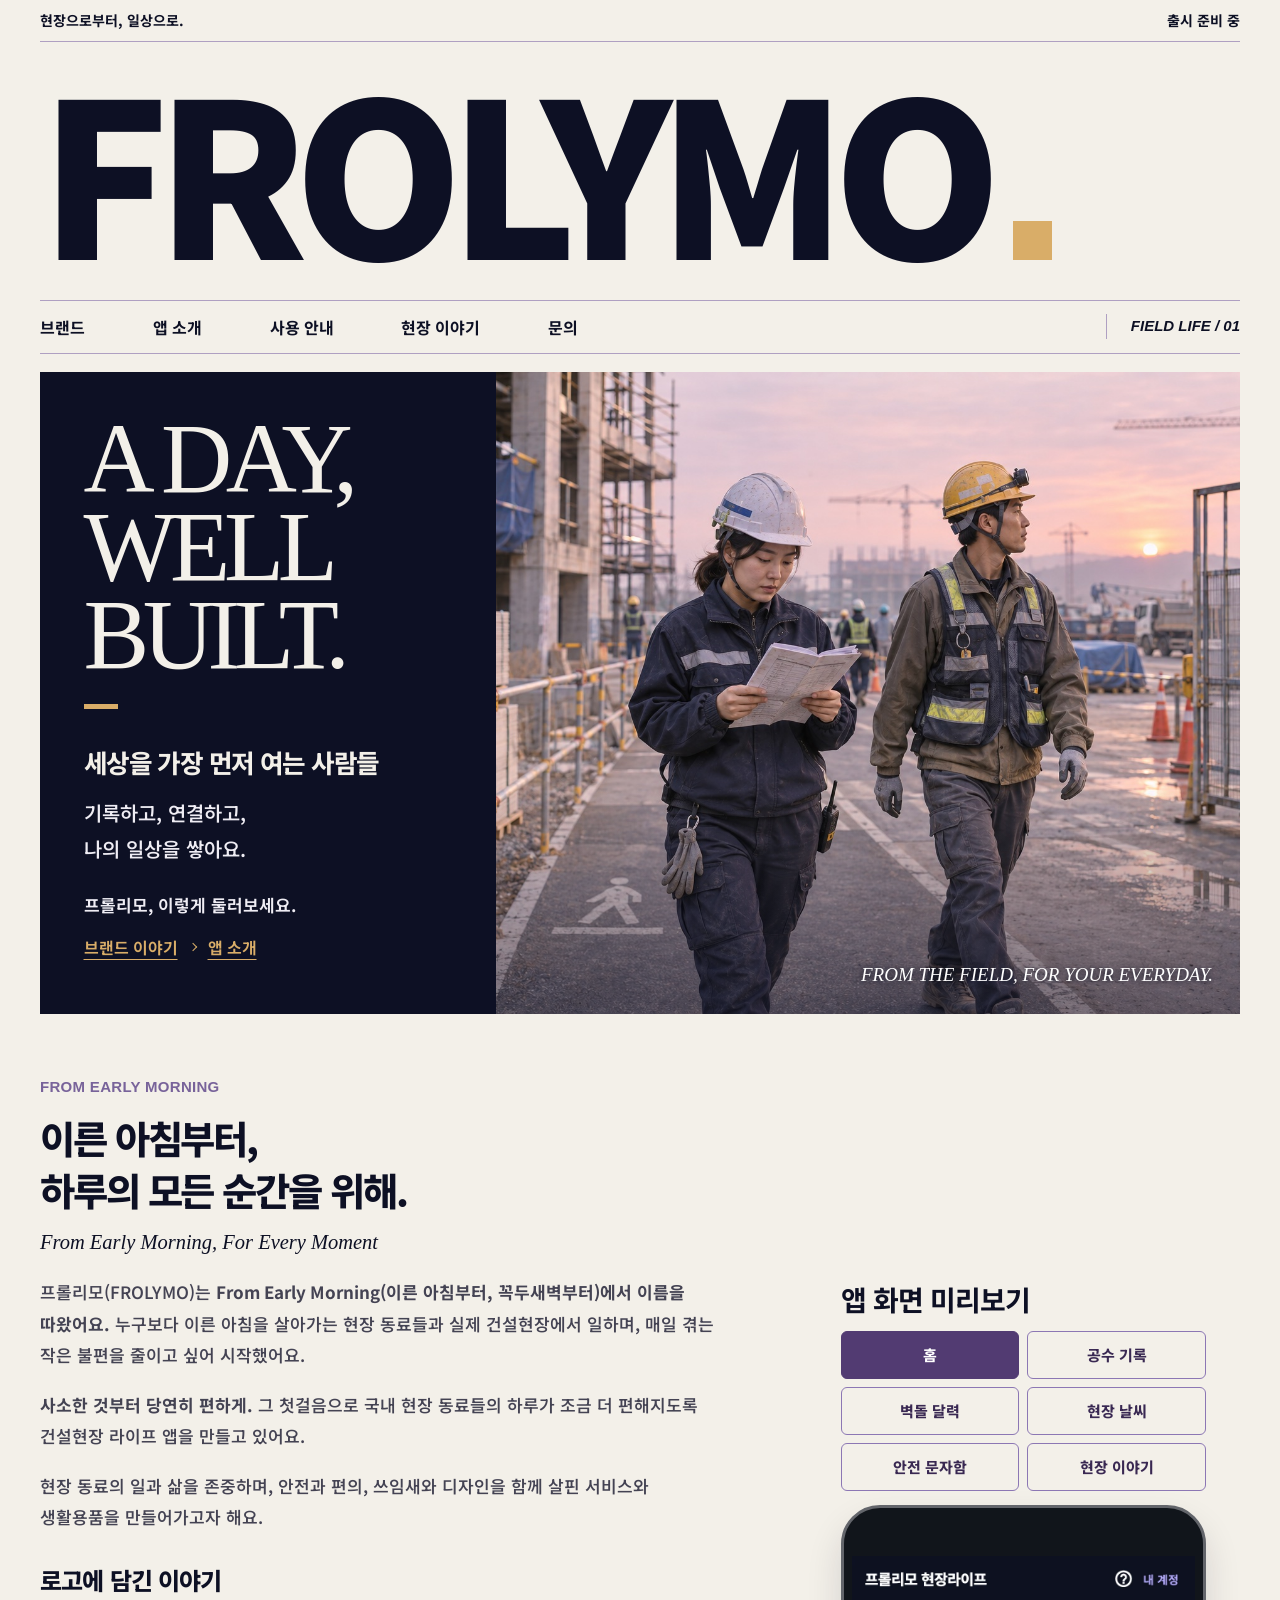
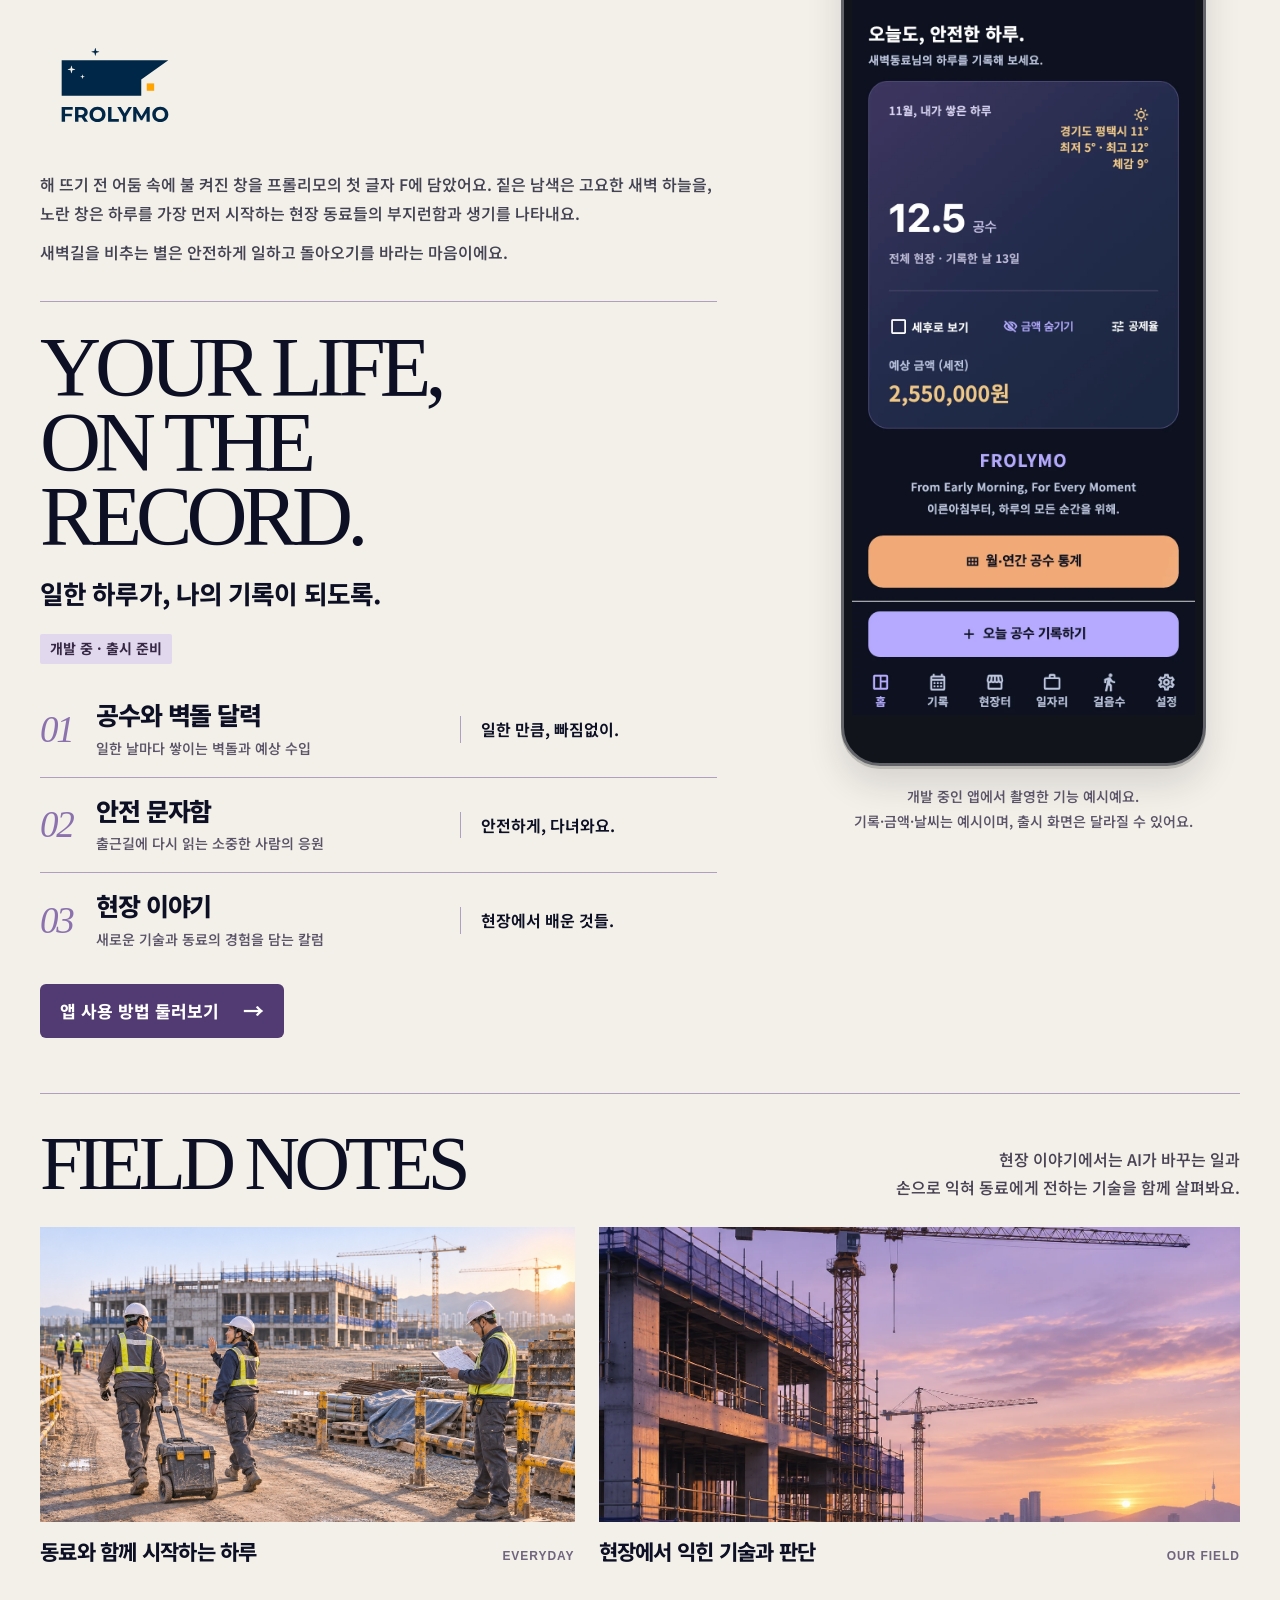
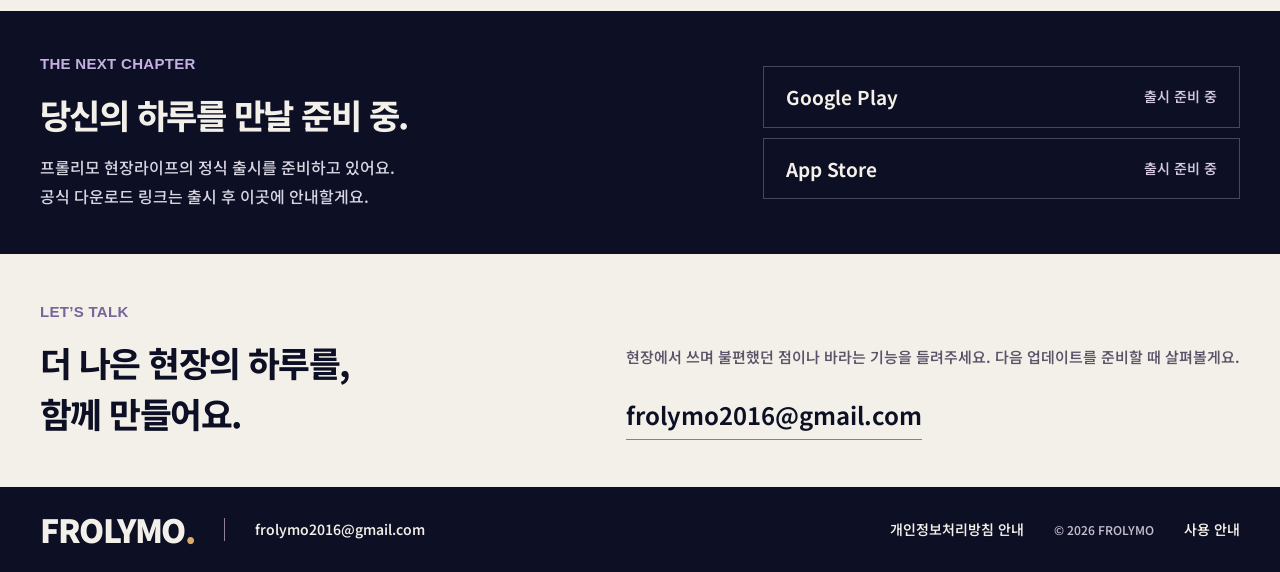
<file: index.html>
<!doctype html>
<html lang="ko">
<head>
  <meta charset="utf-8">
  <meta name="viewport" content="width=device-width, initial-scale=1">
  <meta name="theme-color" content="#f3f0e9">
  <title>FROLYMO 프롤리모 — 이른 아침부터, 하루의 모든 순간을 위해</title>
  <meta name="description" content="건설현장에서 일한 경험으로 만드는 프롤리모. 현장 동료의 공수와 수입을 기록하는 벽돌 달력, 안전 문자함과 현장 이야기를 소개해요.">
  <link rel="canonical" href="https://frolymo.com/">
  <meta property="og:type" content="website">
  <meta property="og:locale" content="ko_KR">
  <meta property="og:site_name" content="FROLYMO">
  <meta property="og:title" content="FROLYMO — 이른 아침부터, 하루의 모든 순간을 위해">
  <meta property="og:description" content="실제 현장 경험에서 시작한 프롤리모. 벽돌 달력으로 일한 날을 돌아보고, 안전 문자함과 현장 이야기로 동료와 연결되는 앱을 준비하고 있어요.">
  <meta property="og:url" content="https://frolymo.com/">
  <meta property="og:image" content="https://frolymo.com/assets/brand/social-preview.png">
  <meta property="og:image:width" content="1200">
  <meta property="og:image:height" content="630">
  <meta name="twitter:card" content="summary_large_image">
  <meta name="google-site-verification" content="z9HrR0KNAIvHe7jSPkp-lPeW0XLSJh-FsrbWZiaZsLI">
  <link rel="icon" href="./assets/brand/favicon.svg?v=frolymo-2" type="image/svg+xml">
  <link rel="apple-touch-icon" href="./assets/brand/apple-touch-icon-frolymo.png" sizes="180x180">
  <link rel="preload" href="./assets/fonts/NotoSansKR-Variable.woff2" as="font" type="font/woff2" crossorigin>
  <link rel="stylesheet" href="./css/styles.css?v=20261111-noto">
  <link rel="stylesheet" href="./css/editorial.css?v=20261126-tour">
  <link rel="preload" as="image" href="./assets/editorial/hero-morning-coworkers.jpg" fetchpriority="high">
  <script src="./js/config.js" defer></script>
  <script src="./js/main.js?v=20261125-preview" defer></script>
</head>
<body class="editorial-page">
  <a class="skip-link" href="#main">본문으로 바로가기</a>
  <header class="mag-header mag-shell">
    <div class="mag-utility"><p>현장으로부터, 일상으로.</p><a href="#launch" data-prelaunch-only>출시 준비 중</a></div>
    <a class="mag-masthead" href="./" aria-label="FROLYMO 프롤리모 현장라이프 홈"><span>FROLYMO</span><i aria-hidden="true"></i></a>
    <div class="mag-nav-row">
      <button class="mag-menu-toggle" data-menu-toggle aria-label="메뉴 열기 및 닫기" aria-controls="primary-navigation" aria-expanded="false" type="button"><span>메뉴</span><i aria-hidden="true"></i></button>
      <nav id="primary-navigation" class="mag-navigation" aria-label="주 메뉴"><a href="#brand">브랜드</a><a href="#service">앱 소개</a><a href="./guide/">사용 안내</a><a href="#field-notes">현장 이야기</a><a href="#contact">문의</a></nav>
      <p class="mag-issue" lang="en">FIELD LIFE / 01</p>
    </div>
  </header>
  <main id="main">
    <section class="mag-hero mag-shell" aria-labelledby="hero-title">
      <div class="mag-hero-copy">
        <h1 id="hero-title"><span class="mag-hero-english" lang="en">A DAY,<br>WELL<br>BUILT.</span><span class="mag-hero-korean">세상을 가장 먼저 여는 사람들</span></h1>
        <span class="mag-gold-rule" aria-hidden="true"></span>
        <p class="mag-hero-description">기록하고, 연결하고,<br>나의 일상을 쌓아요.</p>
        <nav class="mag-tour" aria-label="홈페이지 둘러보기">
          <p>프롤리모, 이렇게 둘러보세요.</p>
          <ol><li><a href="#brand">브랜드 이야기</a></li><li><a href="#service">앱 소개</a></li></ol>
        </nav>
      </div>
      <figure class="mag-hero-photo"><img src="./assets/editorial/hero-morning-coworkers.jpg" alt="새벽 현장 통로에서 작업표를 살피는 동료와 출입구 쪽을 바라보는 동료" width="1536" height="1024" fetchpriority="high" decoding="async"><figcaption lang="en">FROM THE FIELD, FOR YOUR EVERYDAY.</figcaption></figure>
    </section>
    <section class="mag-app-spread mag-shell" aria-labelledby="service-title">
      <div class="mag-app-story">
        <div id="brand" class="mag-brand-intro section-anchor">
          <p class="mag-eyebrow" lang="en">FROM EARLY MORNING</p>
          <h2>이른 아침부터,<br>하루의 모든 순간을 위해.</h2>
          <p class="mag-slogan" lang="en">From Early Morning, For Every Moment</p>
          <p class="mag-brand-description">프롤리모(FROLYMO)는 <strong><span lang="en">From Early Morning</span>(이른 아침부터, 꼭두새벽부터)에서 이름을 따왔어요.</strong> 누구보다 이른 아침을 살아가는 현장 동료들과 실제 건설현장에서 일하며, 매일 겪는 작은 불편을 줄이고 싶어 시작했어요.</p>
          <p class="mag-brand-description"><strong>사소한 것부터 당연히 편하게.</strong> 그 첫걸음으로 국내 현장 동료들의 하루가 조금 더 편해지도록 건설현장 라이프 앱을 만들고 있어요.</p>
          <p class="mag-brand-description">현장 동료의 일과 삶을 존중하며, 안전과 편의, 쓰임새와 디자인을 함께 살핀 서비스와 생활용품을 만들어가고자 해요.</p>
          <section class="mag-brand-identity" aria-labelledby="brand-logo-title">
            <h3 id="brand-logo-title">로고에 담긴 이야기</h3>
            <img class="mag-brand-mark" src="./assets/brand/frolymo-logo.svg" alt="새벽빛을 닮은 남색 심벌에 별과 노란 창이 담긴 프롤리모 로고" width="161" height="161" loading="lazy" decoding="async">
            <div class="mag-brand-logo-story">
              <p>해 뜨기 전 어둠 속에 불 켜진 창을 프롤리모의 첫 글자 F에 담았어요. 짙은 남색은 고요한 새벽 하늘을, 노란 창은 하루를 가장 먼저 시작하는 현장 동료들의 부지런함과 생기를 나타내요.</p>
              <p>새벽길을 비추는 별은 안전하게 일하고 돌아오기를 바라는 마음이에요.</p>
            </div>
          </section>
        </div>
        <div id="service" class="mag-service-intro section-anchor">
          <h2 id="service-title" class="mag-editorial-heading" lang="en">YOUR LIFE,<br>ON THE<br>RECORD.</h2>
          <p class="mag-section-subtitle">일한 하루가, 나의 기록이 되도록.</p>
          <p class="mag-development-label" data-prelaunch-only>개발 중 · 출시 준비</p>
          <div class="mag-features">
            <article class="mag-feature"><span class="mag-feature-number" aria-hidden="true">01</span><div class="mag-feature-title"><h3>공수와 벽돌 달력</h3><p>일한 날마다 쌓이는 벽돌과 예상 수입</p></div><p class="mag-feature-tagline">일한 만큼,<br class="mag-tablet-break"> 빠짐없이.</p></article>
            <article class="mag-feature"><span class="mag-feature-number" aria-hidden="true">02</span><div class="mag-feature-title"><h3>안전 문자함</h3><p>출근길에 다시 읽는 소중한 사람의 응원</p></div><p class="mag-feature-tagline">안전하게,<br class="mag-tablet-break"> 다녀와요.</p></article>
            <article class="mag-feature"><span class="mag-feature-number" aria-hidden="true">03</span><div class="mag-feature-title"><h3>현장 이야기</h3><p>새로운 기술과 동료의 경험을 담는 칼럼</p></div><p class="mag-feature-tagline">현장에서<br class="mag-tablet-break"> 배운 것들.</p></article>
          </div>
          <a class="mag-guide-button" href="./guide/"><span>앱 사용 방법 둘러보기</span><span aria-hidden="true">→</span></a>
        </div>
      </div>
      <section id="app-preview" class="mag-app-preview section-anchor" aria-labelledby="app-preview-title">
        <h2 id="app-preview-title">앱 화면 미리보기</h2>
        <div class="mag-preview-options" role="group" aria-label="미리 볼 앱 화면" hidden>
          <button type="button" aria-pressed="true" data-preview-src="./assets/guide/guide-12-weather-home.webp" data-preview-alt="경기도 평택시 예시 날씨와 월 공수, 예상 수입이 보이는 앱 홈 화면 예시">홈</button>
          <button type="button" aria-pressed="false" data-preview-src="./assets/guide/guide-03-record.webp" data-preview-alt="근무 현장과 날짜, 공수를 선택하는 공수 기록 화면">공수 기록</button>
          <button type="button" aria-pressed="false" data-preview-src="./assets/guide/guide-07-calendar.webp" data-preview-alt="날짜별 공수가 색으로 표시된 벽돌 달력 화면">벽돌 달력</button>
          <button type="button" aria-pressed="false" data-preview-src="./assets/guide/guide-13-weather-detail.webp" data-preview-alt="경기도 평택시의 내일 예보와 시간대별 날씨를 보여 주는 화면">현장 날씨</button>
          <button type="button" aria-pressed="false" data-preview-src="./assets/guide/guide-29-safety.webp" data-preview-alt="앱에서 응원 편지를 읽는 안전 문자함 화면">안전 문자함</button>
          <button type="button" aria-pressed="false" data-preview-src="./assets/guide/guide-28-magazine.webp" data-preview-alt="현장 이야기에서 공식 칼럼을 읽는 화면">현장 이야기</button>
        </div>
        <figure>
          <div class="mag-phone-frame">
            <a class="mag-preview-enlarge" href="./assets/guide/guide-12-weather-home.webp" aria-label="경기도 평택시 예시 날씨와 월 공수, 예상 수입이 보이는 앱 홈 화면 예시 크게 보기">
              <img src="./assets/guide/guide-12-weather-home.webp" width="840" height="1860" alt="경기도 평택시 예시 날씨와 월 공수, 예상 수입이 보이는 앱 홈 화면 예시" loading="lazy" decoding="async">
            </a>
          </div>
          <figcaption>개발 중인 앱에서 촬영한 기능 예시예요.<br>기록·금액·날씨는 예시이며, 출시 화면은 달라질 수 있어요.</figcaption>
        </figure>
      </section>
    </section>
    <section id="field-notes" class="mag-field-notes mag-shell section-anchor" aria-labelledby="field-notes-title">
      <div class="mag-notes-heading"><h2 id="field-notes-title" class="mag-editorial-heading" lang="en">FIELD NOTES</h2><p>현장 이야기에서는 AI가 바꾸는 일과<br>손으로 익혀 동료에게 전하는 기술을 함께 살펴봐요.</p></div>
      <div class="mag-notes-grid">
        <figure><img src="./assets/editorial/workday-morning-start.jpg" alt="아침 햇살이 비치는 현장에서 서로 인사하며 일과를 준비하는 동료들" width="1536" height="1024" loading="lazy" decoding="async"><figcaption><span>동료와 함께 시작하는 하루</span><span class="mag-note-category">EVERYDAY</span></figcaption></figure>
        <figure><img src="./assets/editorial/dawn-site.webp" alt="보랏빛 새벽 하늘 아래 건설 중인 건물과 크레인" width="1536" height="1024" loading="lazy" decoding="async"><figcaption><span>현장에서 익힌 기술과 판단</span><span class="mag-note-category">OUR FIELD</span></figcaption></figure>
      </div>
    </section>
    <section id="launch" class="mag-launch section-anchor" aria-labelledby="launch-title"><div class="mag-shell mag-launch-inner"><div><p class="mag-eyebrow" lang="en">THE NEXT CHAPTER</p><h2 id="launch-title" data-release-label>당신의 하루를 만날 준비 중.</h2><p data-release-description>프롤리모 현장라이프의 정식 출시를 준비하고 있어요.<br>공식 다운로드 링크는 출시 후 이곳에 안내할게요.</p></div><div class="mag-download-area" aria-label="앱 다운로드 안내"><div data-download="android"><span class="store-link" aria-disabled="true"><span>Google Play</span><small>출시 준비 중</small></span></div><div data-download="ios"><span class="store-link" aria-disabled="true"><span>App Store</span><small>출시 준비 중</small></span></div></div></div></section>
    <section id="contact" class="mag-contact mag-shell section-anchor" aria-labelledby="contact-title"><div><p class="mag-eyebrow" lang="en">LET’S TALK</p><h2 id="contact-title">더 나은 현장의 하루를,<br>함께 만들어요.</h2></div><div class="mag-contact-detail"><p data-contact-notice>현장에서 쓰며 불편했던 점이나 바라는 기능을 들려주세요. 다음 업데이트를 준비할 때 살펴볼게요.</p><div data-contact-target><a class="text-link" href="mailto:frolymo2016@gmail.com">frolymo2016@gmail.com</a></div></div></section>
  </main>
  <footer class="mag-footer"><div class="mag-shell mag-footer-inner"><a class="mag-footer-brand" href="./">FROLYMO<span aria-hidden="true">.</span></a><a href="mailto:frolymo2016@gmail.com">frolymo2016@gmail.com</a><a href="./privacy/">개인정보처리방침 안내</a><small>© 2026 FROLYMO</small><a href="./guide/">사용 안내</a></div></footer>
</body>
</html>
</file>
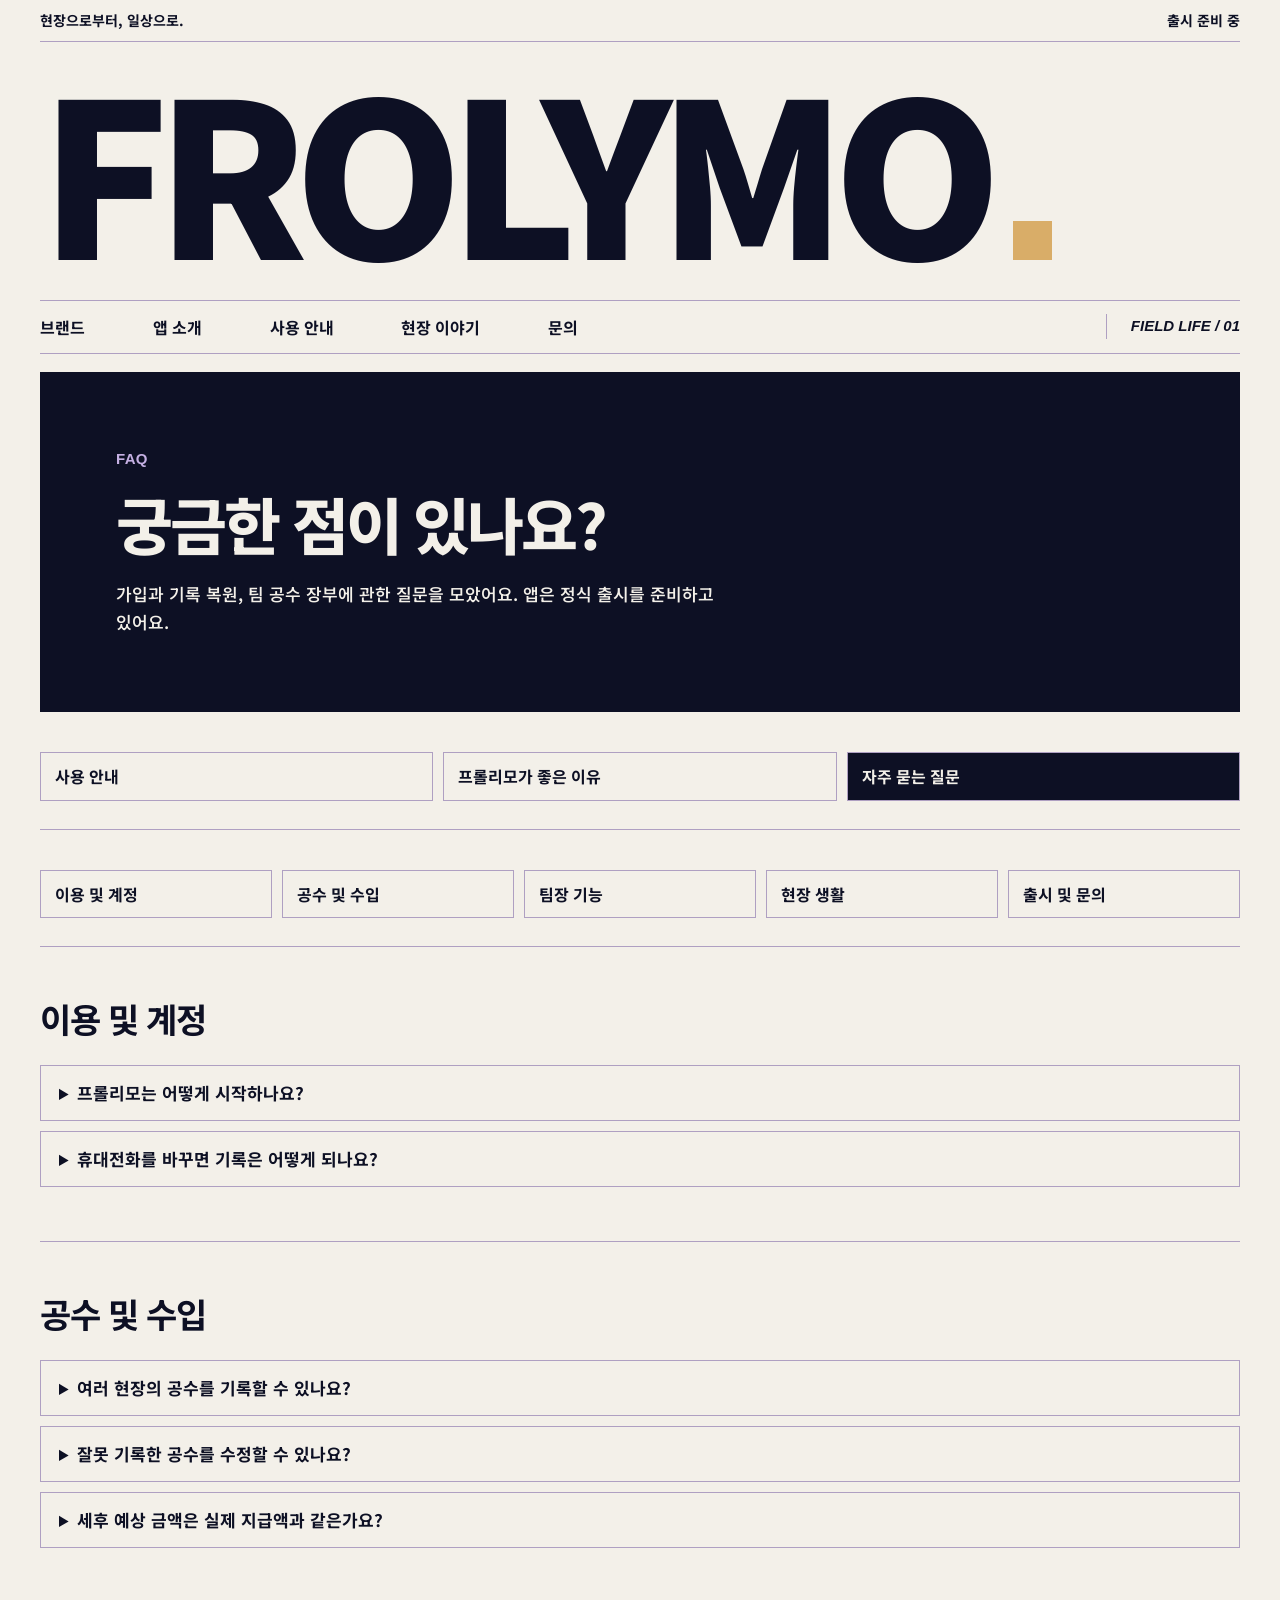
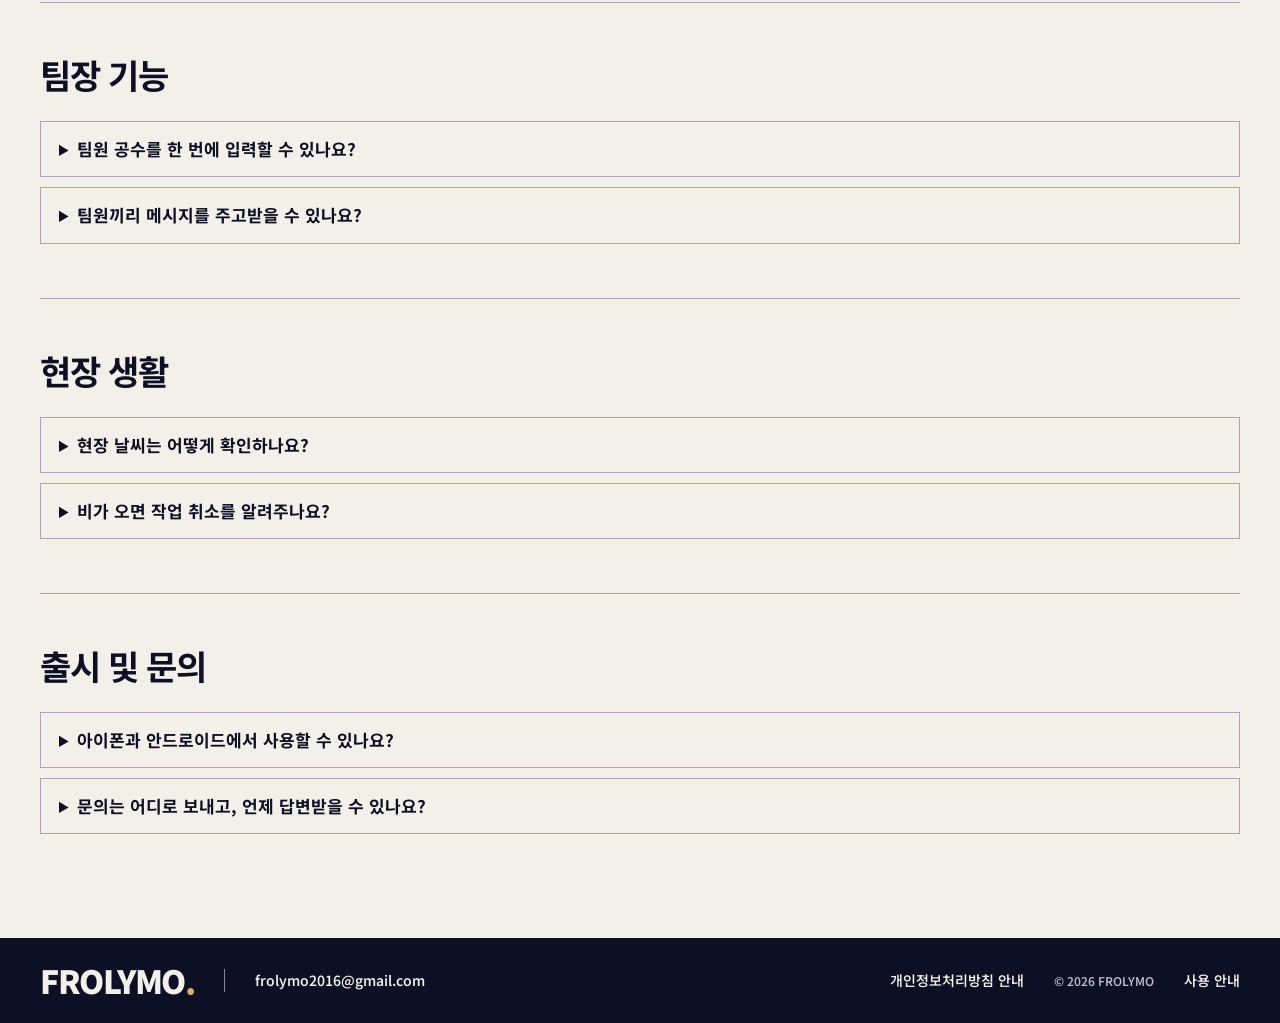
<file: faq/index.html>
<!doctype html>
<html lang="ko">
<head>
  <meta charset="utf-8">
  <meta name="viewport" content="width=device-width, initial-scale=1">
  <meta name="theme-color" content="#f3f0e9">
  <title>프롤리모 자주 묻는 질문 | FROLYMO</title>
  <meta name="description" content="프롤리모 계정과 데이터 백업, 공수 기록과 세후 예상 금액, 팀장 기능 및 Android·iOS 출시 안내를 확인해 보세요.">
  <link rel="canonical" href="https://frolymo.com/faq/">
  <meta property="og:type" content="website">
  <meta property="og:locale" content="ko_KR">
  <meta property="og:site_name" content="FROLYMO">
  <meta property="og:title" content="프롤리모 자주 묻는 질문 | FROLYMO">
  <meta property="og:description" content="프롤리모 계정과 데이터 백업, 공수 기록과 세후 예상 금액, 팀장 기능 및 Android·iOS 출시 안내를 확인해 보세요.">
  <meta property="og:url" content="https://frolymo.com/faq/">
  <meta property="og:image" content="https://frolymo.com/assets/brand/social-preview.png">
  <meta property="og:image:width" content="1200">
  <meta property="og:image:height" content="630">
  <meta property="og:image:alt" content="프롤리모 현장라이프 브랜드 공유 이미지">
  <meta name="twitter:card" content="summary_large_image">
  <link rel="icon" href="../assets/brand/favicon.svg" type="image/svg+xml">
  <link rel="preload" href="../assets/fonts/NotoSansKR-Variable.woff2" as="font" type="font/woff2" crossorigin>
  <link rel="stylesheet" href="../css/styles.css?v=20261111-noto">
  <link rel="stylesheet" href="../css/editorial.css?v=20261121-editorial-1">
  <link rel="stylesheet" href="../css/guide.css">
  <link rel="stylesheet" href="../css/info.css">
  <script src="../js/config.js" defer></script>
  <script src="../js/main.js" defer></script>
</head>
<body class="editorial-page guide-page">
  <a class="skip-link" href="#main">본문으로 바로가기</a>
  <header class="mag-header mag-shell">
    <div class="mag-utility"><p>현장으로부터, 일상으로.</p><a href="../#launch" data-prelaunch-only>출시 준비 중</a></div>
    <a class="mag-masthead" href="../" aria-label="FROLYMO 프롤리모 현장라이프 홈"><span>FROLYMO</span><i aria-hidden="true"></i></a>
    <div class="mag-nav-row">
      <button class="mag-menu-toggle" data-menu-toggle aria-label="메뉴 열기 및 닫기" aria-controls="primary-navigation" aria-expanded="false" type="button"><span>메뉴</span><i aria-hidden="true"></i></button>
      <nav id="primary-navigation" class="mag-navigation" aria-label="주 메뉴"><a href="../#brand">브랜드</a><a href="../#service">앱 소개</a><a href="../guide/">사용 안내</a><a href="../#field-notes">현장 이야기</a><a href="../#contact">문의</a></nav>
      <p class="mag-issue" lang="en">FIELD LIFE / 01</p>
    </div>
  </header>
  <main id="main" class="mag-shell">
    <div class="guide-intro">
      <p class="mag-eyebrow" lang="en">FAQ</p>
      <h1>궁금한 점이 있나요?</h1>
      <p>가입과 기록 복원, 팀 공수 장부에 관한 질문을 모았어요. 앱은 정식 출시를 준비하고 있어요.</p>
    </div>
    <nav class="guide-contents" aria-label="프롤리모 앱 안내">
      <ul>
        <li><a href="../guide/">사용 안내</a></li>
        <li><a href="../features/">프롤리모가 좋은 이유</a></li>
        <li><a href="./" aria-current="page">자주 묻는 질문</a></li>
      </ul>
    </nav>
    <nav class="guide-contents" aria-label="질문 분류">
      <ul>
        <li><a href="#account">이용 및 계정</a></li>
        <li><a href="#records">공수 및 수입</a></li>
        <li><a href="#team">팀장 기능</a></li>
        <li><a href="#field-life">현장 생활</a></li>
        <li><a href="#release">출시 및 문의</a></li>
      </ul>
    </nav>
    <div class="info-faq">
      <section id="account" class="info-section" aria-labelledby="account-title">
        <h2 id="account-title">이용 및 계정</h2>
        <details>
          <summary>프롤리모는 어떻게 시작하나요?</summary>
          <p>회원가입 또는 로그인 후 나의 현장을 등록하면 바로 공수 기록을 시작할 수 있습니다.</p>
        </details>
        <details>
          <summary>휴대전화를 바꾸면 기록은 어떻게 되나요?</summary>
          <p>새 휴대전화에서 기존과 같은 계정으로 로그인하면, 동기화된 공수 기록과 그 기록으로 계산한 예상 수입을 확인할 수 있습니다. 휴대전화를 바꾸기 전에 설정의 ‘데이터 백업 및 동기화’에서 서버 저장 상태를 확인해 주세요.</p>
        </details>
      </section>
      <section id="records" class="info-section" aria-labelledby="records-title">
        <h2 id="records-title">공수 및 수입</h2>
        <details>
          <summary>여러 현장의 공수를 기록할 수 있나요?</summary>
          <p>공수를 기록할 때 해당 현장을 선택해 주세요. 현장별로 기록을 모아 확인할 수 있어요.</p>
        </details>
        <details>
          <summary>잘못 기록한 공수를 수정할 수 있나요?</summary>
          <p>기록에서 해당 날짜를 고르고 수정할 기록을 열어 주세요.</p>
        </details>
        <details>
          <summary>세후 예상 금액은 실제 지급액과 같은가요?</summary>
          <p>일한 공수에 그날의 일당을 곱하고, 설정한 공제율을 적용해 세후 수입을 계산해요. ‘공제율’에서 현장 기준을 맞춘 뒤 ‘세후로 보기’를 눌러 주세요. 별도로 받는 수당이나 추가 공제, 원 단위 처리 방식에 따라 급여명세서와 차이가 날 수 있어요.</p>
        </details>
      </section>
      <section id="team" class="info-section" aria-labelledby="team-title">
        <h2 id="team-title">팀장 기능</h2>
        <details>
          <summary>팀원 공수를 한 번에 입력할 수 있나요?</summary>
          <p>설정의 ‘팀 공수 장부’에서 팀장·반장이 그날의 기본 공수를 팀원에게 적용하고, 연장·야간·결근 내역만 고쳐 저장하는 기능을 개발 중이에요. <a href="../guide/#team">팀 공수 장부 안내</a>에서 개발 화면을 확인해 주세요.</p>
        </details>
        <details>
          <summary>팀원끼리 메시지를 주고받을 수 있나요?</summary>
          <p>팀 채팅은 향후 계획이에요. 현재 개발 중인 팀 공수 장부는 팀 참여와 공수 기록·정산에 집중하고 있어요.</p>
        </details>
      </section>
      <section id="field-life" class="info-section" aria-labelledby="field-life-title">
        <h2 id="field-life-title">현장 생활</h2>
        <details>
          <summary>현장 날씨는 어떻게 확인하나요?</summary>
          <p>홈의 날씨를 누르면 선택한 지역의 기온과 예보가 보여요. 상세 화면에서 지역을 바꿀 수 있어요.</p>
        </details>
        <details>
          <summary>비가 오면 작업 취소를 알려주나요?</summary>
          <p>날씨 화면에서는 지역의 예보를 확인할 수 있어요. 작업 진행 여부는 팀장님이나 현장 책임자에게 확인해 주세요.</p>
          <p>팀 작업 공지는 향후 계획이에요.</p>
        </details>
      </section>
      <section id="release" class="info-section" aria-labelledby="release-title">
        <h2 id="release-title">출시 및 문의</h2>
        <details>
          <summary>아이폰과 안드로이드에서 사용할 수 있나요?</summary>
          <p>iOS와 Android 모두 준비 중이에요. 각 플랫폼의 출시 일정과 다운로드 링크는 확정 후 <a href="../#launch">홈의 출시 안내</a>에 올릴게요.</p>
        </details>
        <details>
          <summary>문의는 어디로 보내고, 언제 답변받을 수 있나요?</summary>
          <p><a href="mailto:frolymo2016@gmail.com">frolymo2016@gmail.com</a>으로 보내 주세요. 프롤리모를 만드는 제가 직접 읽고 답변드려요. 답이 조금 늦을 때도 있지만, 확인하는 대로 답장드릴게요. 현장에서 쓰며 느낀 점도 편하게 들려주세요.</p>
        </details>
      </section>
    </div>
  </main>
  <footer class="mag-footer"><div class="mag-shell mag-footer-inner"><a class="mag-footer-brand" href="../">FROLYMO<span aria-hidden="true">.</span></a><a href="mailto:frolymo2016@gmail.com">frolymo2016@gmail.com</a><a href="../privacy/">개인정보처리방침 안내</a><small>© 2026 FROLYMO</small><a href="../guide/">사용 안내</a></div></footer>
</body>
</html>
</file>
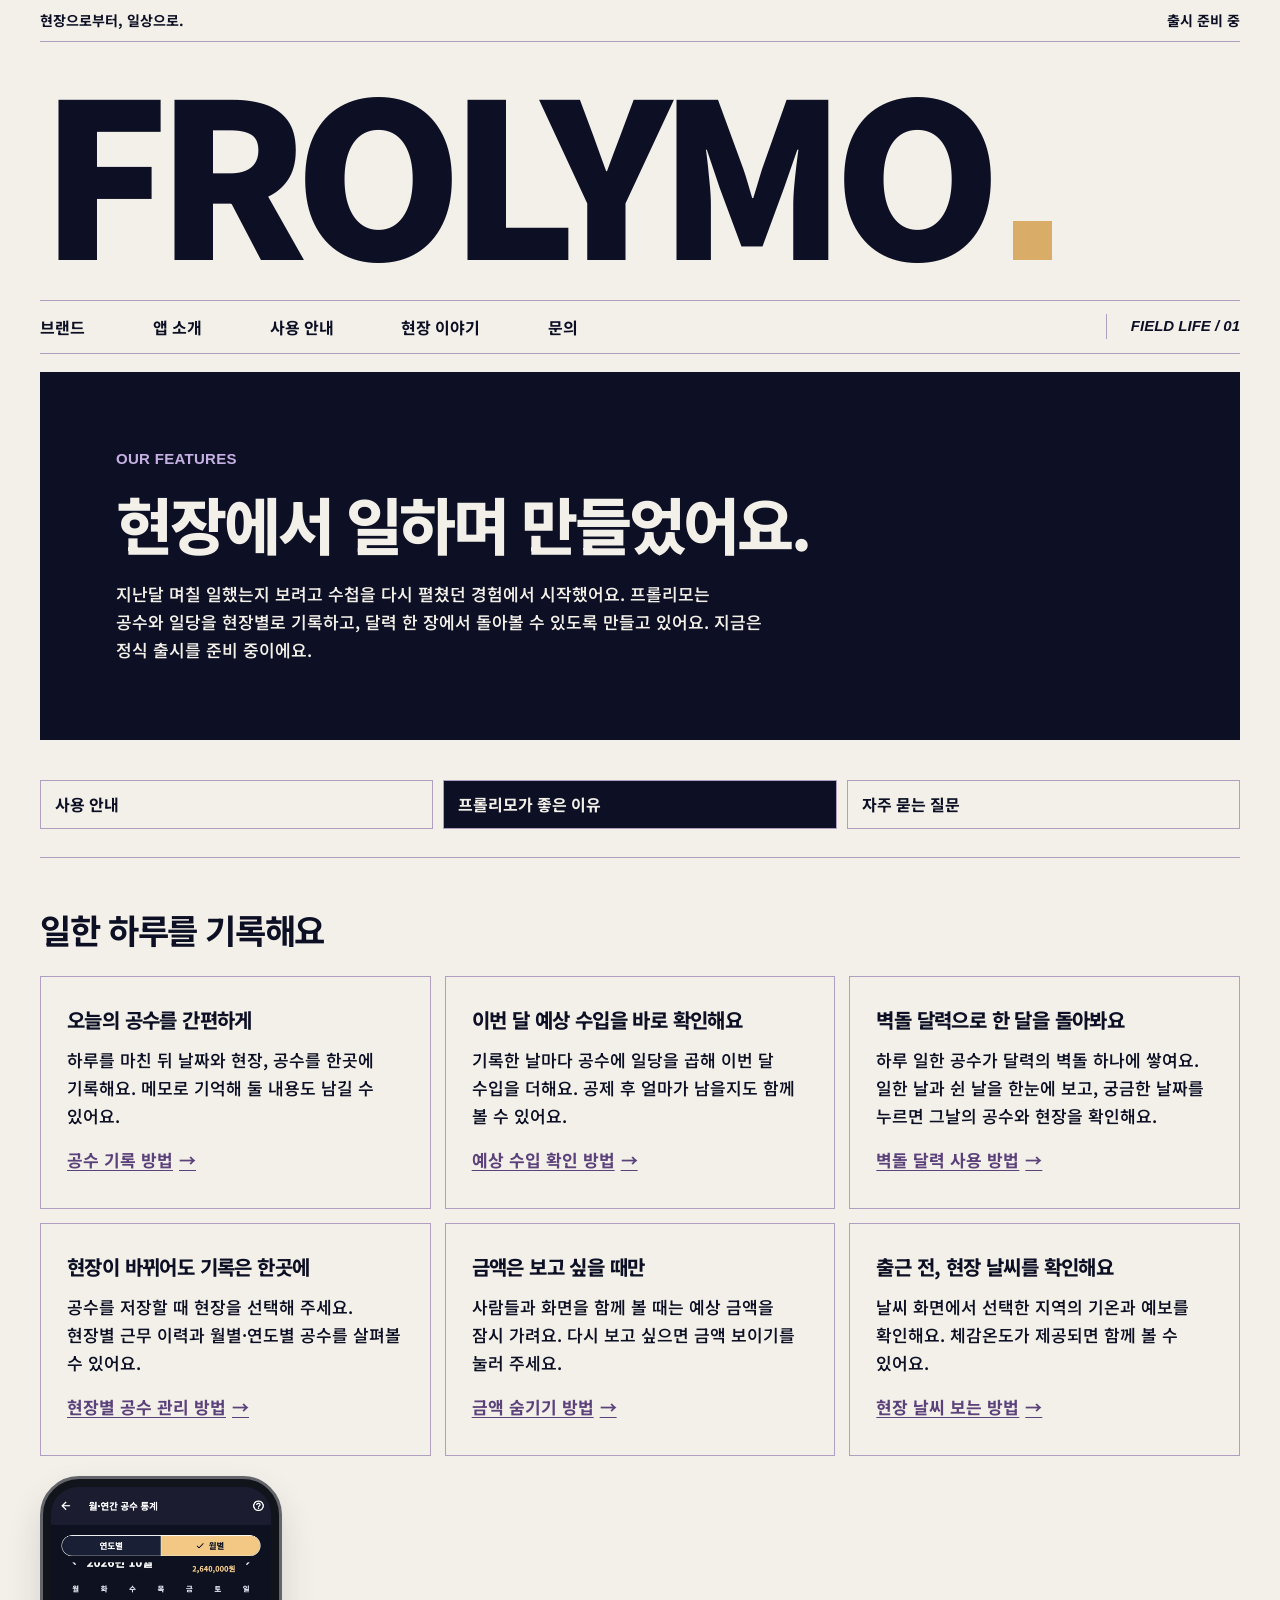
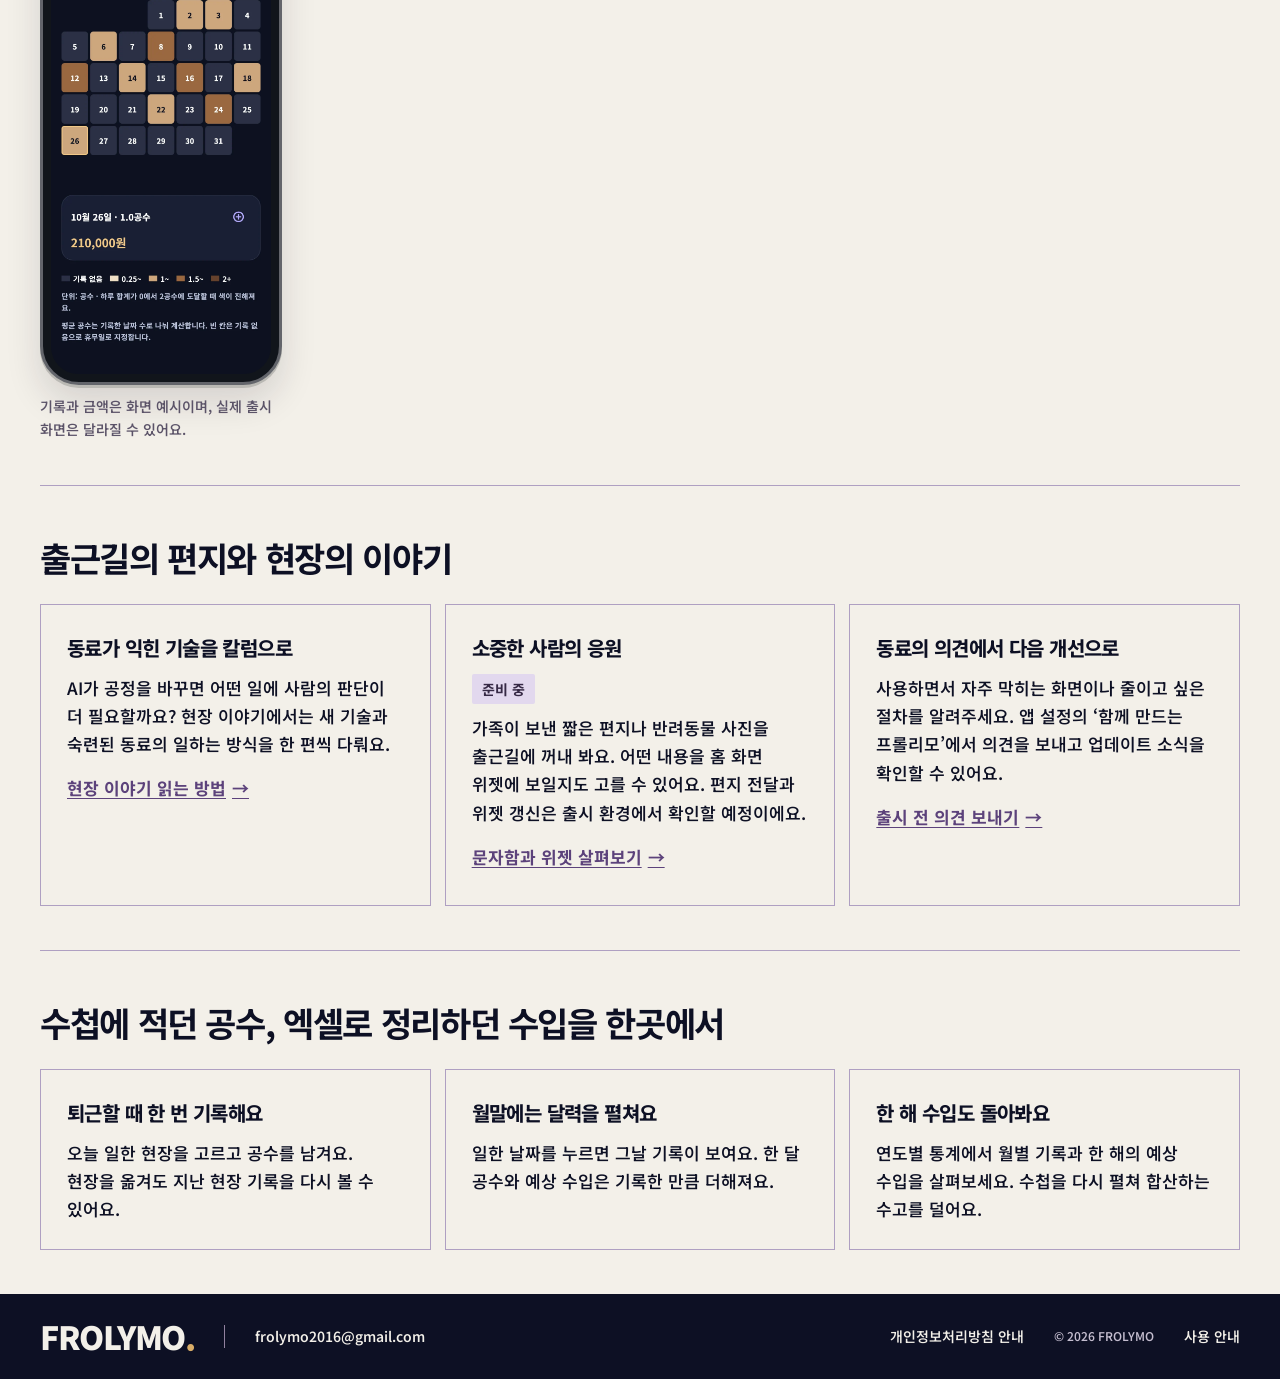
<file: features/index.html>
<!doctype html>
<html lang="ko">
<head>
  <meta charset="utf-8">
  <meta name="viewport" content="width=device-width, initial-scale=1">
  <meta name="theme-color" content="#f3f0e9">
  <title>프롤리모가 좋은 이유 | FROLYMO</title>
  <meta name="description" content="실제 건설현장 경험에서 시작한 프롤리모. 벽돌 달력, 안전 문자함, 현장 이야기와 함께 앱을 개선하는 방법을 소개해요.">
  <link rel="canonical" href="https://frolymo.com/features/">
  <meta property="og:type" content="website">
  <meta property="og:locale" content="ko_KR">
  <meta property="og:site_name" content="FROLYMO">
  <meta property="og:title" content="프롤리모가 좋은 이유 | FROLYMO">
  <meta property="og:description" content="실제 건설현장 경험에서 시작한 프롤리모. 벽돌 달력, 안전 문자함, 현장 이야기와 함께 앱을 개선하는 방법을 소개해요.">
  <meta property="og:url" content="https://frolymo.com/features/">
  <meta property="og:image" content="https://frolymo.com/assets/brand/social-preview.png">
  <meta property="og:image:width" content="1200">
  <meta property="og:image:height" content="630">
  <meta property="og:image:alt" content="프롤리모 현장라이프 브랜드 공유 이미지">
  <meta name="twitter:card" content="summary_large_image">
  <link rel="icon" href="../assets/brand/favicon.svg" type="image/svg+xml">
  <link rel="preload" href="../assets/fonts/NotoSansKR-Variable.woff2" as="font" type="font/woff2" crossorigin>
  <link rel="stylesheet" href="../css/styles.css?v=20261111-noto">
  <link rel="stylesheet" href="../css/editorial.css?v=20261121-editorial-1">
  <link rel="stylesheet" href="../css/guide.css">
  <link rel="stylesheet" href="../css/info.css">
  <script src="../js/config.js" defer></script>
  <script src="../js/main.js" defer></script>
</head>
<body class="editorial-page guide-page">
  <a class="skip-link" href="#main">본문으로 바로가기</a>
  <header class="mag-header mag-shell">
    <div class="mag-utility"><p>현장으로부터, 일상으로.</p><a href="../#launch" data-prelaunch-only>출시 준비 중</a></div>
    <a class="mag-masthead" href="../" aria-label="FROLYMO 프롤리모 현장라이프 홈"><span>FROLYMO</span><i aria-hidden="true"></i></a>
    <div class="mag-nav-row">
      <button class="mag-menu-toggle" data-menu-toggle aria-label="메뉴 열기 및 닫기" aria-controls="primary-navigation" aria-expanded="false" type="button"><span>메뉴</span><i aria-hidden="true"></i></button>
      <nav id="primary-navigation" class="mag-navigation" aria-label="주 메뉴"><a href="../#brand">브랜드</a><a href="../#service">앱 소개</a><a href="../guide/">사용 안내</a><a href="../#field-notes">현장 이야기</a><a href="../#contact">문의</a></nav>
      <p class="mag-issue" lang="en">FIELD LIFE / 01</p>
    </div>
  </header>
  <main id="main" class="mag-shell">
    <div class="guide-intro">
      <p class="mag-eyebrow" lang="en">OUR FEATURES</p>
      <h1>현장에서 일하며 만들었어요.</h1>
      <p>지난달 며칠 일했는지 보려고 수첩을 다시 펼쳤던 경험에서 시작했어요. 프롤리모는 공수와 일당을 현장별로 기록하고, 달력 한 장에서 돌아볼 수 있도록 만들고 있어요. 지금은 정식 출시를 준비 중이에요.</p>
    </div>
    <nav class="guide-contents" aria-label="프롤리모 앱 안내">
      <ul>
        <li><a href="../guide/">사용 안내</a></li>
        <li><a href="./" aria-current="page">프롤리모가 좋은 이유</a></li>
        <li><a href="../faq/">자주 묻는 질문</a></li>
      </ul>
    </nav>
    <section class="info-section" aria-labelledby="features-title">
      <h2 id="features-title">일한 하루를 기록해요</h2>
      <div class="info-grid">
        <article class="info-card">
          <h3>오늘의 공수를 간편하게</h3>
          <p>하루를 마친 뒤 날짜와 현장, 공수를 한곳에 기록해요. 메모로 기억해 둘 내용도 남길 수 있어요.</p>
          <a href="../guide/#work-log">공수 기록 방법 <span aria-hidden="true">→</span></a>
        </article>
        <article class="info-card">
          <h3>이번 달 예상 수입을 바로 확인해요</h3>
          <p>기록한 날마다 공수에 일당을 곱해 이번 달 수입을 더해요. 공제 후 얼마가 남을지도 함께 볼 수 있어요.</p>
          <a href="../guide/#estimated-pay">예상 수입 확인 방법 <span aria-hidden="true">→</span></a>
        </article>
        <article class="info-card">
          <h3>벽돌 달력으로 한 달을 돌아봐요</h3>
          <p>하루 일한 공수가 달력의 벽돌 하나에 쌓여요. 일한 날과 쉰 날을 한눈에 보고, 궁금한 날짜를 누르면 그날의 공수와 현장을 확인해요.</p>
          <a href="../guide/#brick-calendar">벽돌 달력 사용 방법 <span aria-hidden="true">→</span></a>
        </article>
        <article class="info-card">
          <h3>현장이 바뀌어도 기록은 한곳에</h3>
          <p>공수를 저장할 때 현장을 선택해 주세요. 현장별 근무 이력과 월별·연도별 공수를 살펴볼 수 있어요.</p>
          <a href="../guide/#worksites">현장별 공수 관리 방법 <span aria-hidden="true">→</span></a>
        </article>
        <article class="info-card">
          <h3>금액은 보고 싶을 때만</h3>
          <p>사람들과 화면을 함께 볼 때는 예상 금액을 잠시 가려요. 다시 보고 싶으면 금액 보이기를 눌러 주세요.</p>
          <a href="../guide/#hide-amount">금액 숨기기 방법 <span aria-hidden="true">→</span></a>
        </article>
        <article class="info-card">
          <h3>출근 전, 현장 날씨를 확인해요</h3>
          <p>날씨 화면에서 선택한 지역의 기온과 예보를 확인해요. 체감온도가 제공되면 함께 볼 수 있어요.</p>
          <a href="../guide/#weather">현장 날씨 보는 방법 <span aria-hidden="true">→</span></a>
        </article>
      </div>
      <div class="guide-feature-preview">
        <figure class="guide-preview">
          <div class="mag-phone-frame">
            <a href="../assets/guide/guide-07-calendar.webp" aria-label="선택한 달에 일한 날과 공수 크기를 벽돌 색으로 보여 주는 달력 크게 보기">
              <img src="../assets/guide/guide-07-calendar.webp" width="840" height="1860" alt="선택한 달에 일한 날과 공수 크기를 벽돌 색으로 보여 주는 달력" loading="lazy" decoding="async">
            </a>
          </div>
          <figcaption>기록과 금액은 화면 예시이며, 실제 출시 화면은 달라질 수 있어요.</figcaption>
        </figure>
      </div>
    </section>
    <section class="info-section" aria-labelledby="upcoming-title">
      <h2 id="upcoming-title">출근길의 편지와 현장의 이야기</h2>
      <div class="info-grid">
        <article class="info-card">
          <h3>동료가 익힌 기술을 칼럼으로</h3>
          <p>AI가 공정을 바꾸면 어떤 일에 사람의 판단이 더 필요할까요? 현장 이야기에서는 새 기술과 숙련된 동료의 일하는 방식을 한 편씩 다뤄요.</p>
          <a href="../guide/#field-stories">현장 이야기 읽는 방법 <span aria-hidden="true">→</span></a>
        </article>
        <article class="info-card">
          <h3>소중한 사람의 응원</h3>
          <p class="mag-development-label">준비 중</p>
          <p>가족이 보낸 짧은 편지나 반려동물 사진을 출근길에 꺼내 봐요. 어떤 내용을 홈 화면 위젯에 보일지도 고를 수 있어요. 편지 전달과 위젯 갱신은 출시 환경에서 확인할 예정이에요.</p>
          <a href="../guide/#safety-inbox">문자함과 위젯 살펴보기 <span aria-hidden="true">→</span></a>
        </article>
        <article class="info-card">
          <h3>동료의 의견에서 다음 개선으로</h3>
          <p>사용하면서 자주 막히는 화면이나 줄이고 싶은 절차를 알려주세요. 앱 설정의 ‘함께 만드는 프롤리모’에서 의견을 보내고 업데이트 소식을 확인할 수 있어요.</p>
          <a href="../#contact">출시 전 의견 보내기 <span aria-hidden="true">→</span></a>
        </article>
      </div>
    </section>
    <section class="info-section" aria-labelledby="records-title">
      <h2 id="records-title">수첩에 적던 공수, 엑셀로 정리하던 수입을 한곳에서</h2>
      <dl class="info-grid">
        <div class="info-card"><dt>퇴근할 때 한 번 기록해요</dt><dd>오늘 일한 현장을 고르고 공수를 남겨요. 현장을 옮겨도 지난 현장 기록을 다시 볼 수 있어요.</dd></div>
        <div class="info-card"><dt>월말에는 달력을 펼쳐요</dt><dd>일한 날짜를 누르면 그날 기록이 보여요. 한 달 공수와 예상 수입은 기록한 만큼 더해져요.</dd></div>
        <div class="info-card"><dt>한 해 수입도 돌아봐요</dt><dd>연도별 통계에서 월별 기록과 한 해의 예상 수입을 살펴보세요. 수첩을 다시 펼쳐 합산하는 수고를 덜어요.</dd></div>
      </dl>
    </section>
  </main>
  <footer class="mag-footer"><div class="mag-shell mag-footer-inner"><a class="mag-footer-brand" href="../">FROLYMO<span aria-hidden="true">.</span></a><a href="mailto:frolymo2016@gmail.com">frolymo2016@gmail.com</a><a href="../privacy/">개인정보처리방침 안내</a><small>© 2026 FROLYMO</small><a href="../guide/">사용 안내</a></div></footer>
</body>
</html>
</file>
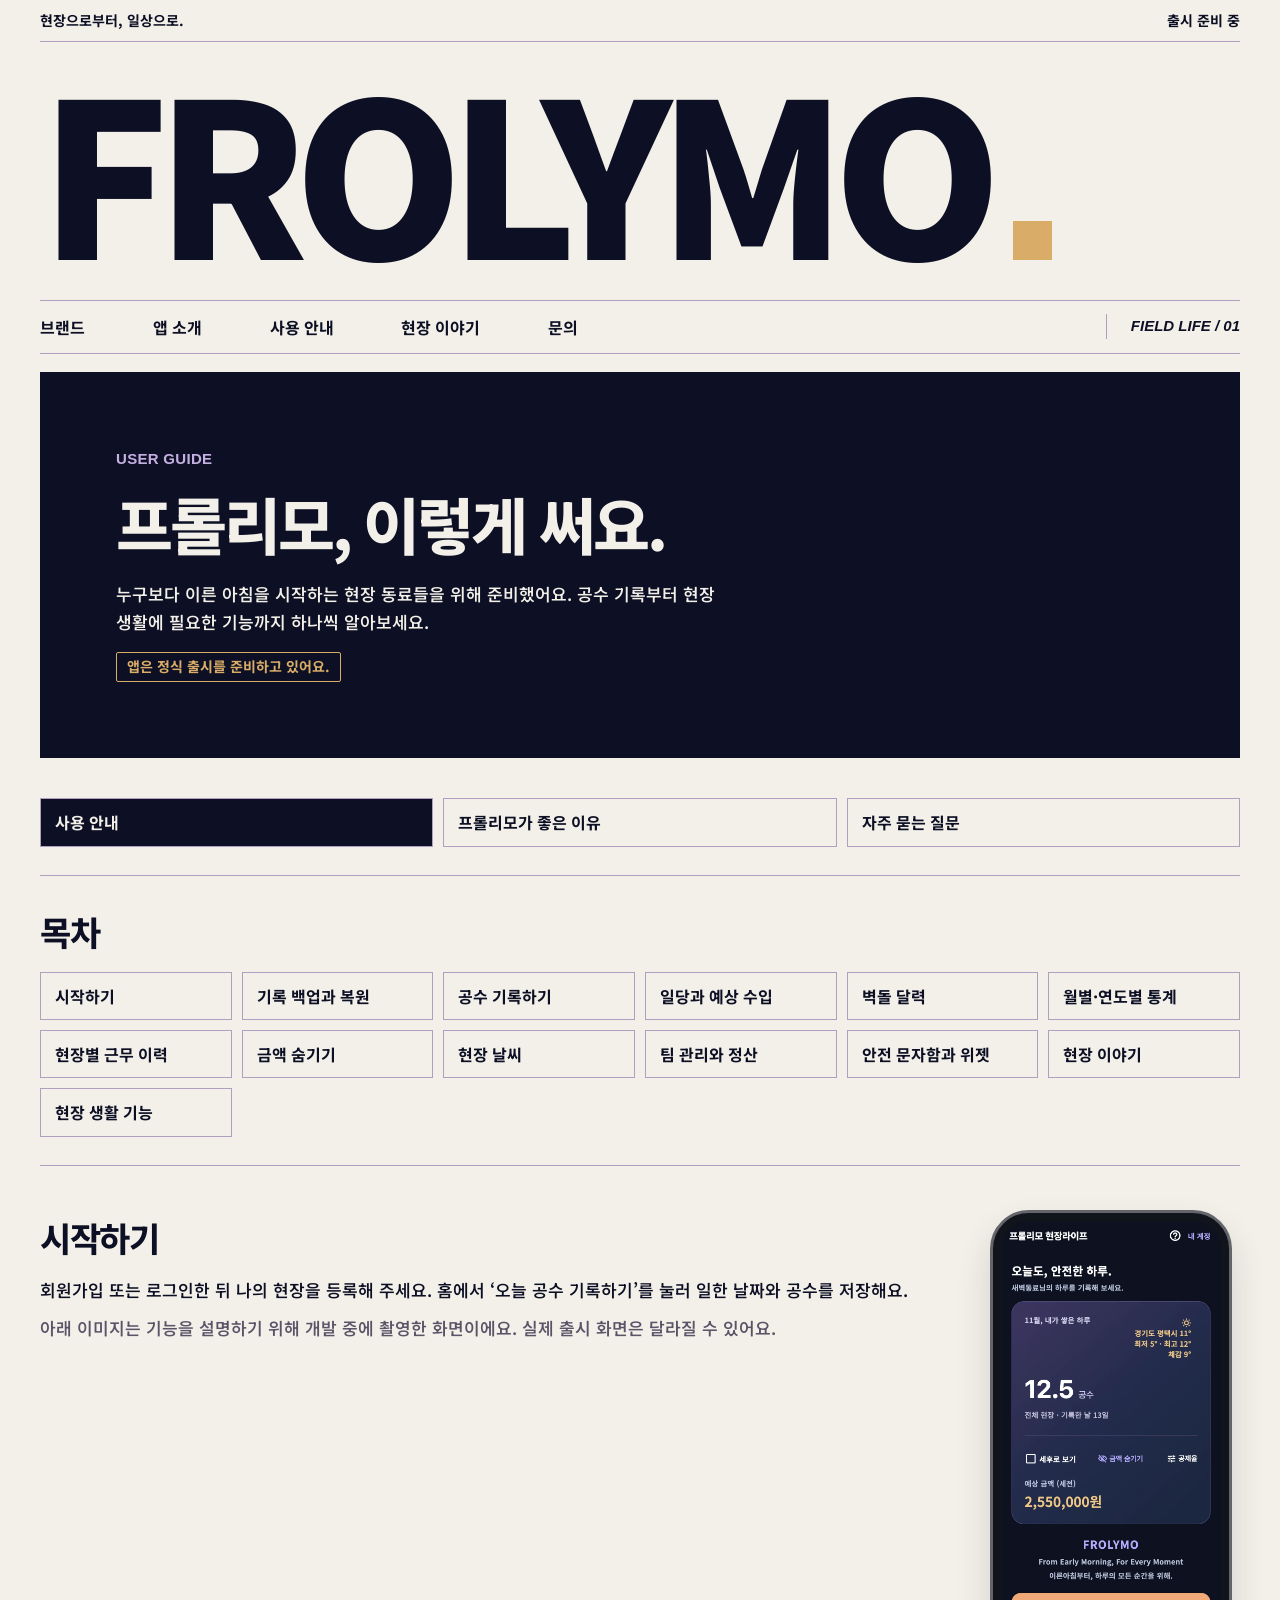
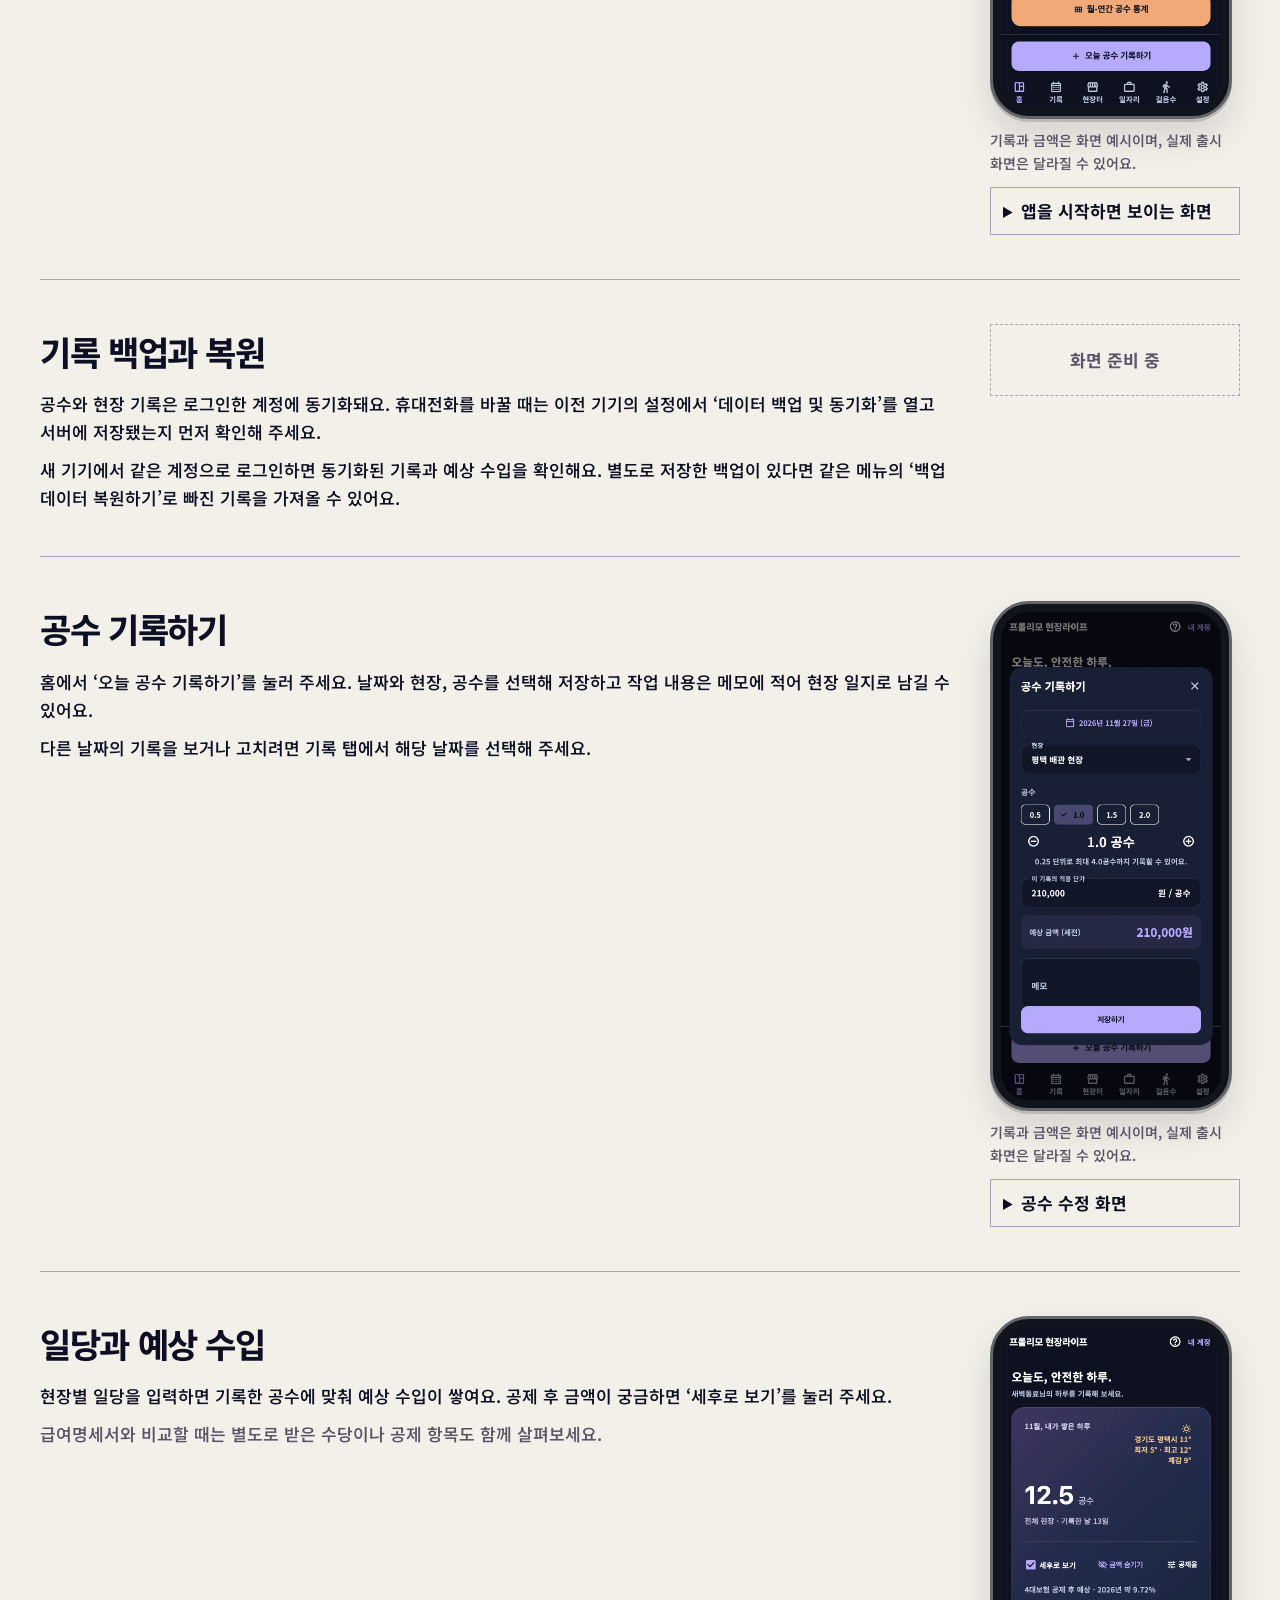
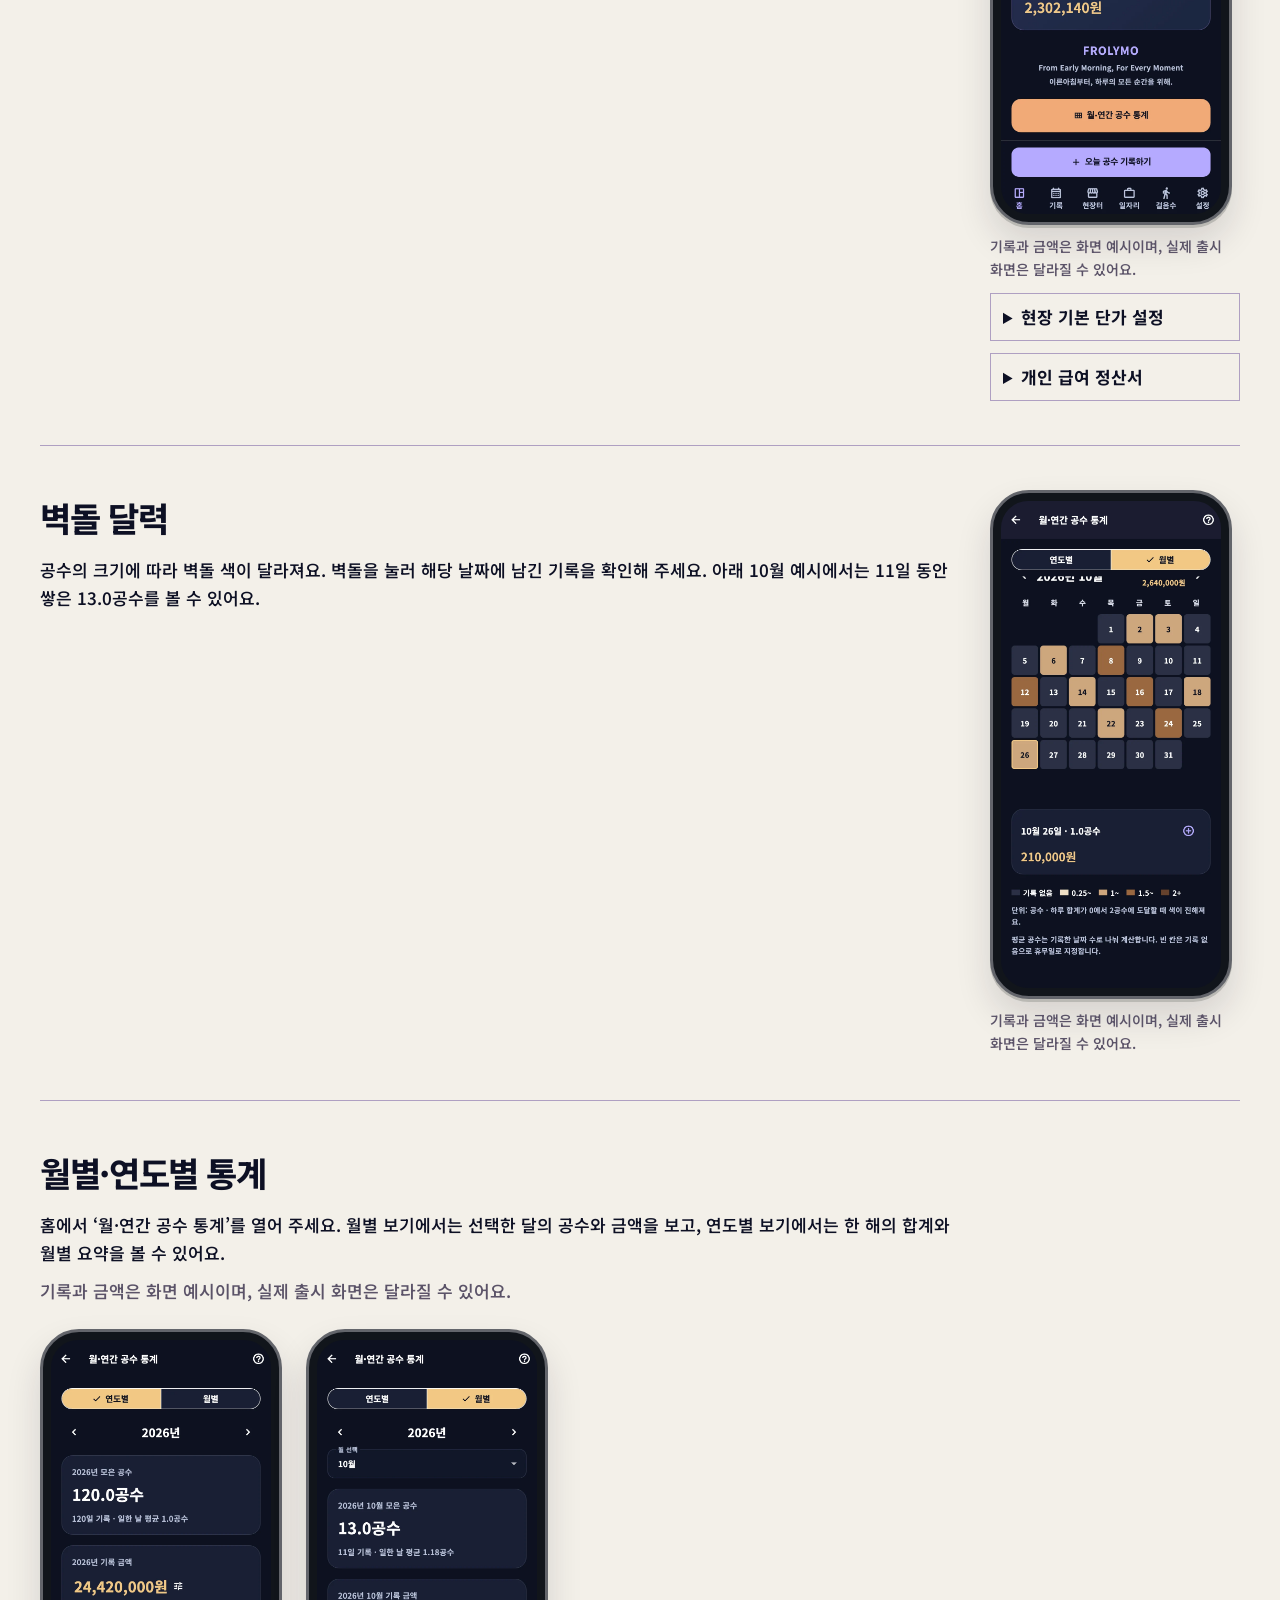
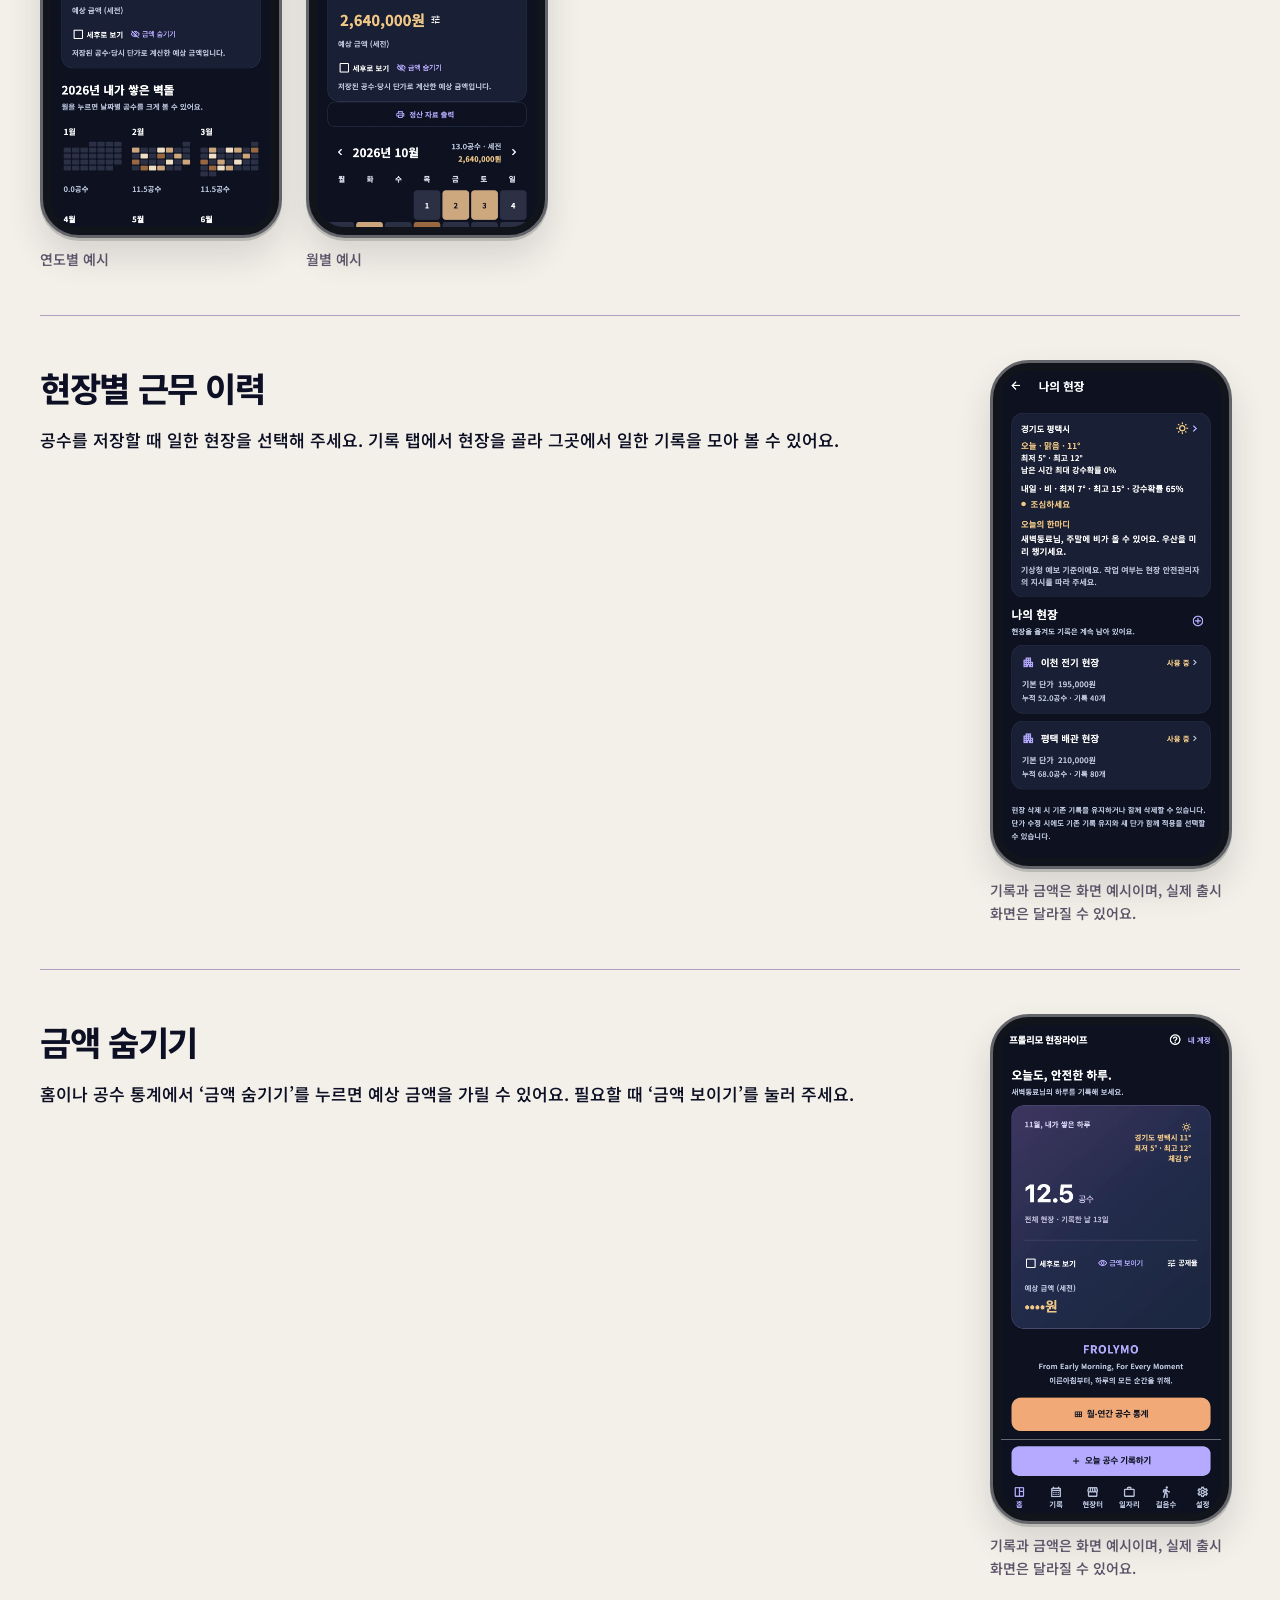
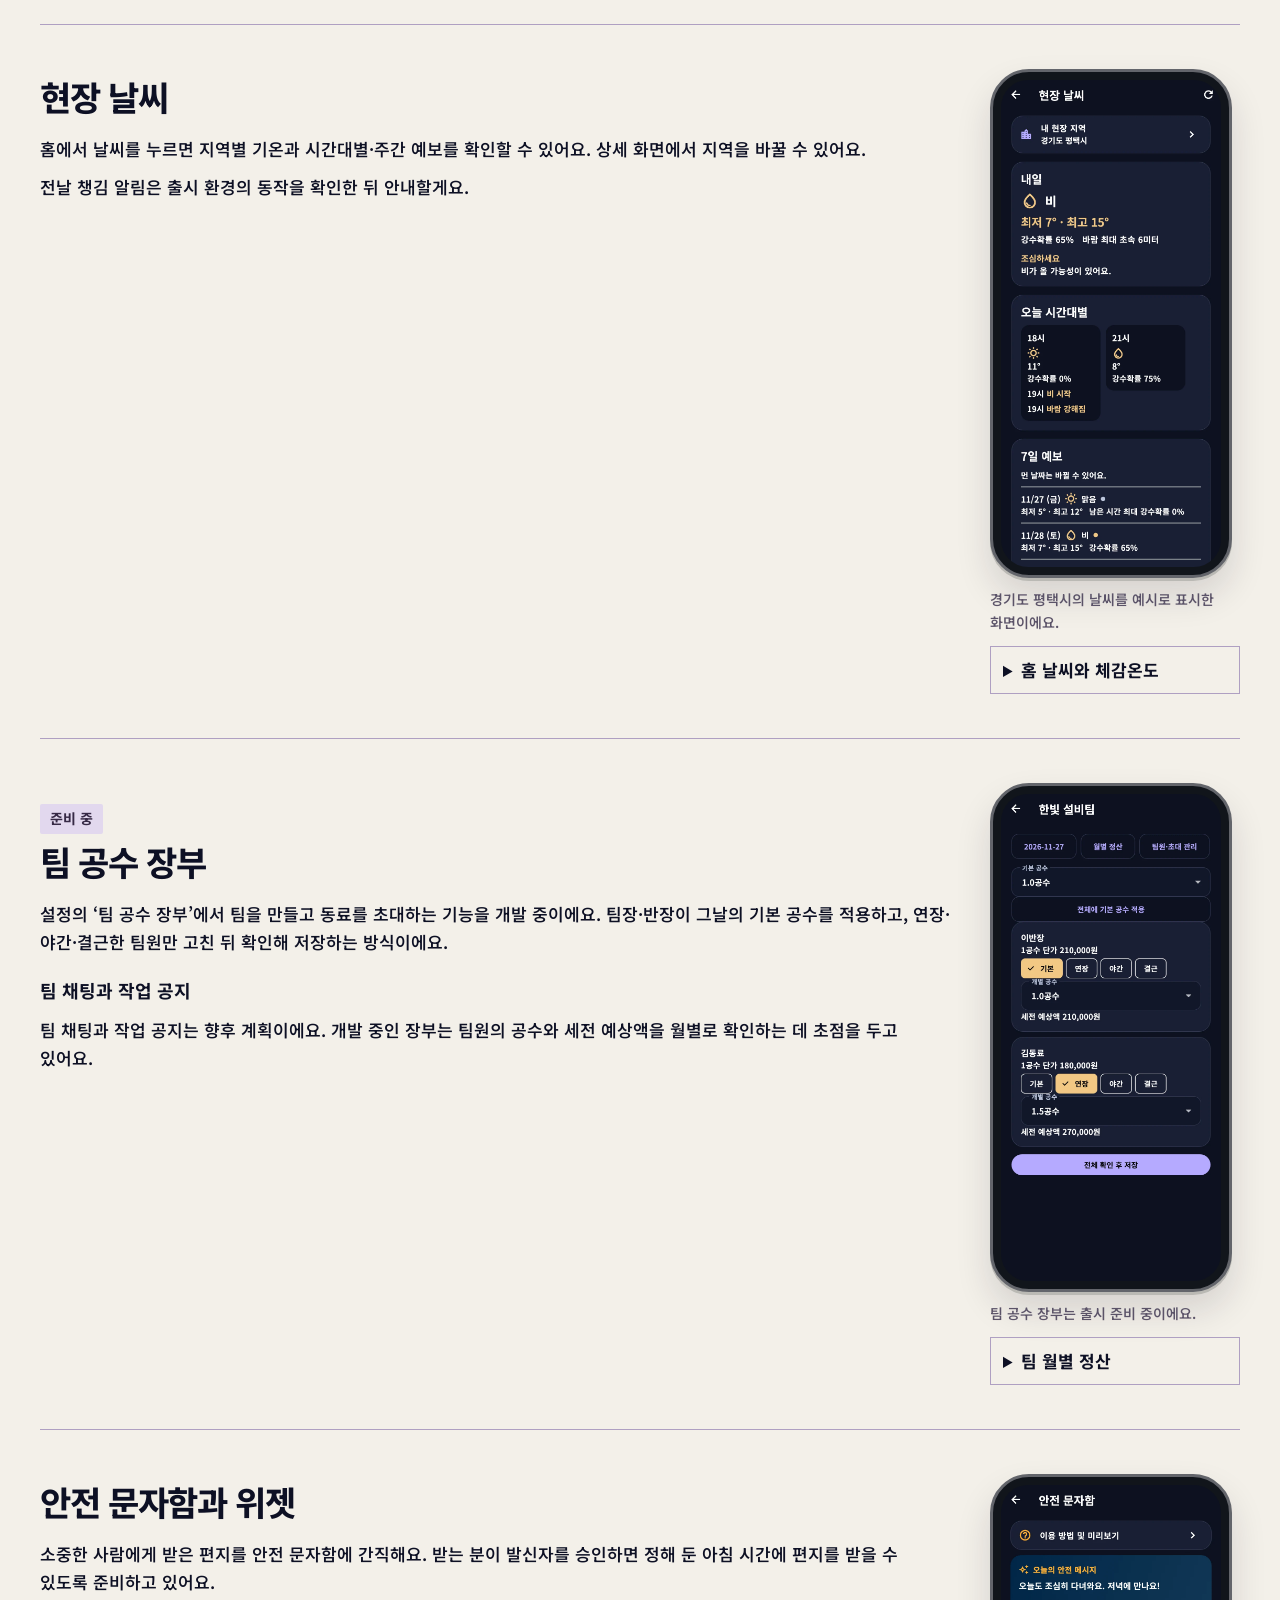
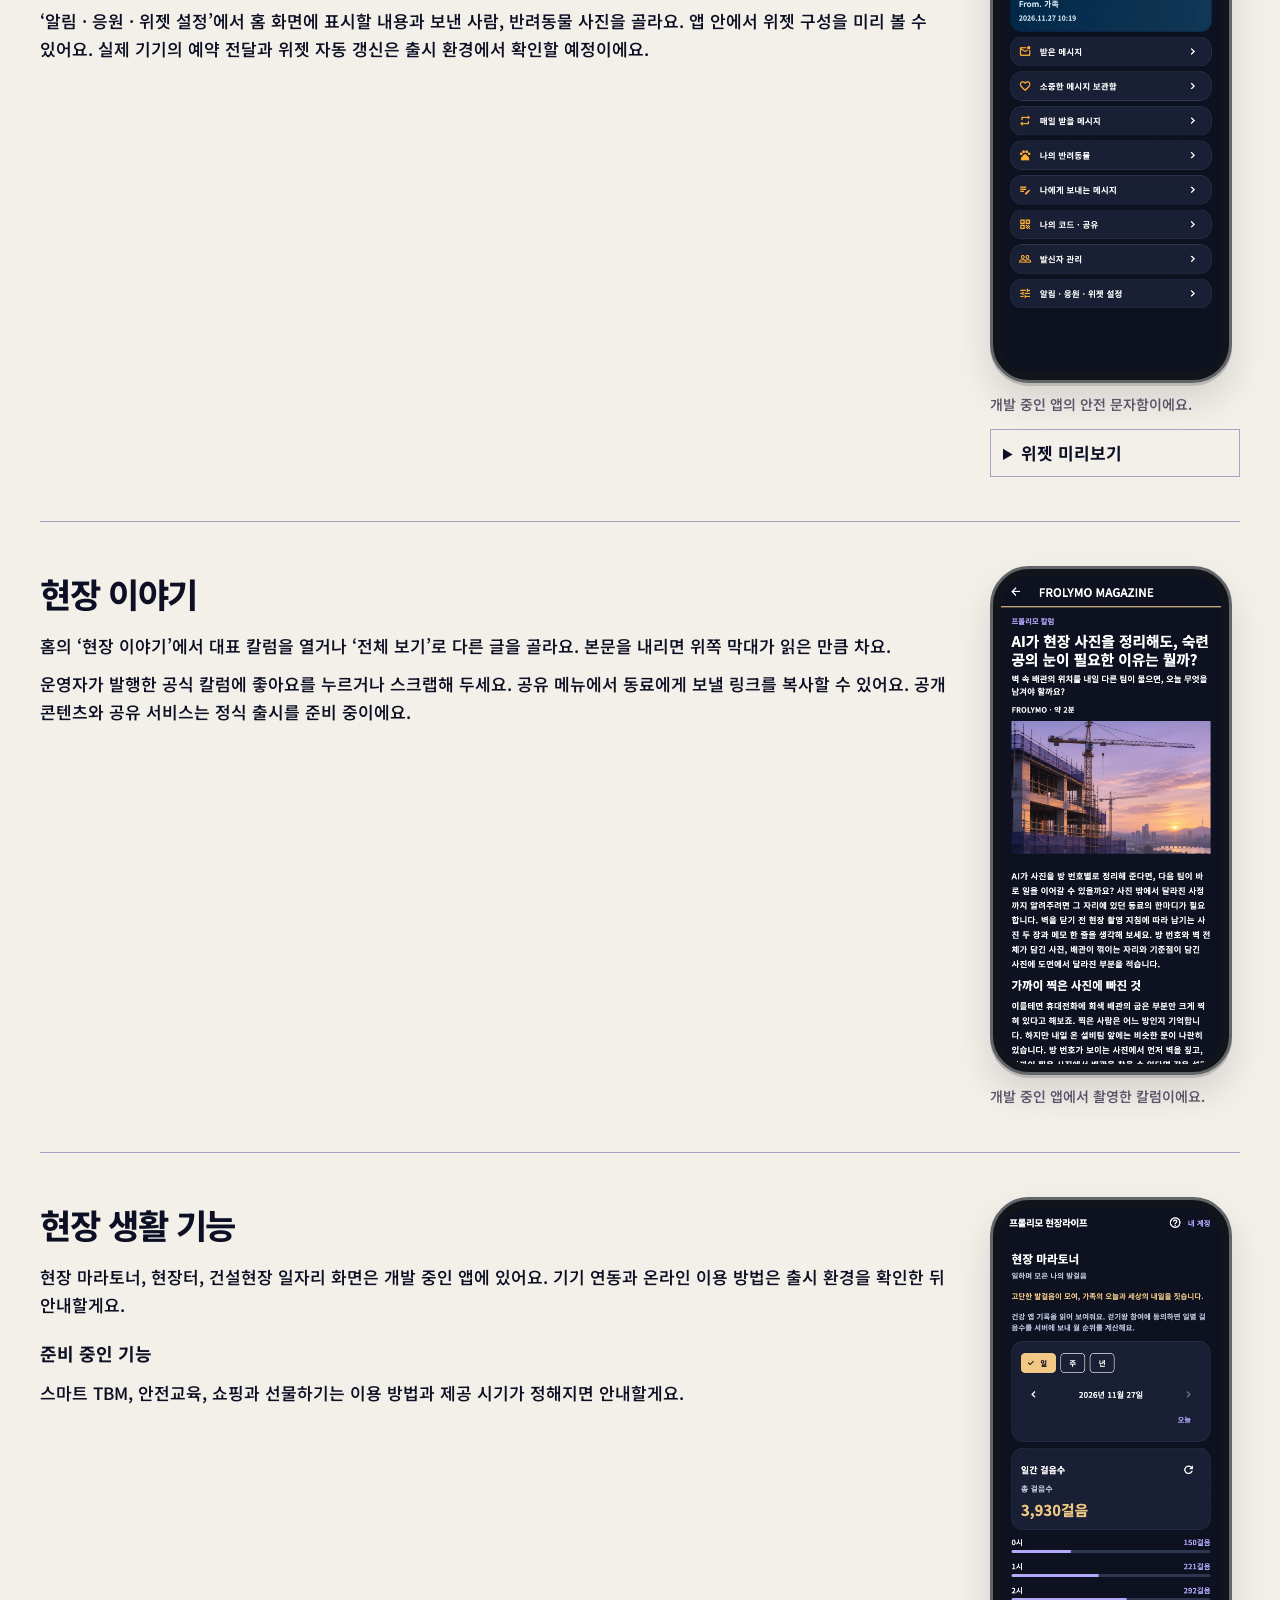
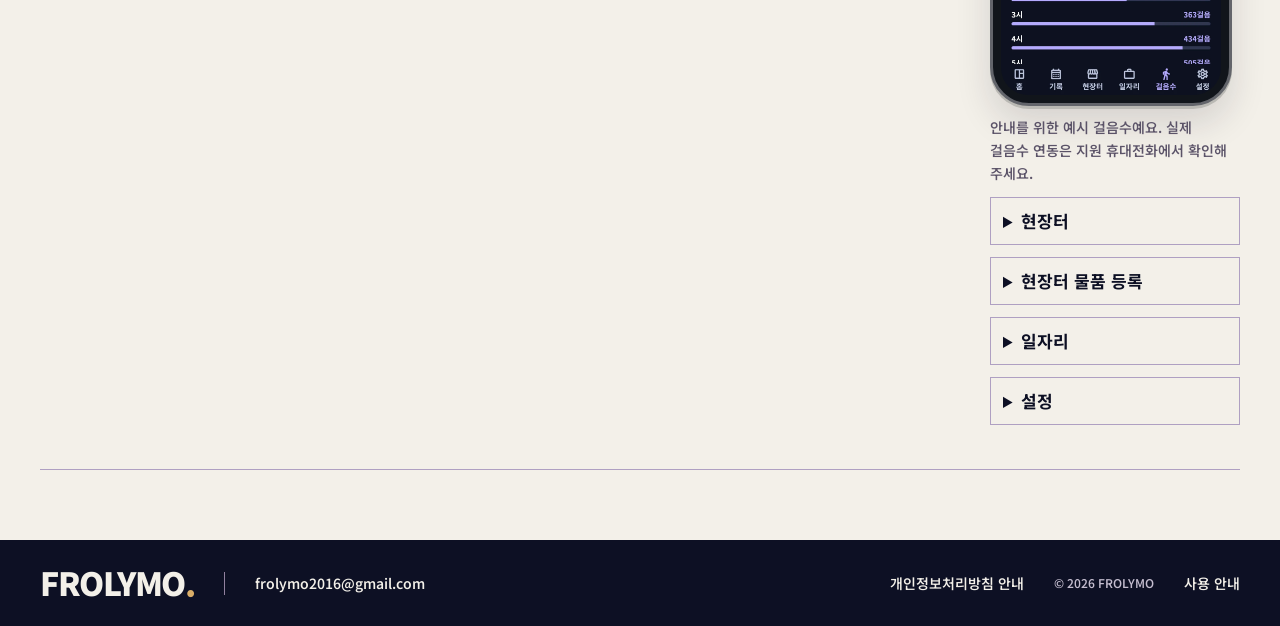
<file: guide/index.html>
<!doctype html>
<html lang="ko">
<head>
  <meta charset="utf-8">
  <meta name="viewport" content="width=device-width, initial-scale=1">
  <meta name="theme-color" content="#f3f0e9">
  <title>프롤리모 공수 앱 사용 안내 | FROLYMO</title>
  <meta name="description" content="회원가입과 현장 등록부터 공수 기록, 벽돌 달력, 안전 문자함, 현장 이야기까지 개발 중인 앱 화면으로 살펴보세요.">
  <link rel="canonical" href="https://frolymo.com/guide/">
  <meta property="og:type" content="website">
  <meta property="og:locale" content="ko_KR">
  <meta property="og:site_name" content="FROLYMO">
  <meta property="og:title" content="프롤리모 공수 앱 사용 안내 | FROLYMO">
  <meta property="og:description" content="회원가입과 현장 등록부터 공수 기록, 벽돌 달력, 안전 문자함, 현장 이야기까지 개발 중인 앱 화면으로 살펴보세요.">
  <meta property="og:url" content="https://frolymo.com/guide/">
  <meta property="og:image" content="https://frolymo.com/assets/brand/social-preview.png">
  <meta property="og:image:width" content="1200">
  <meta property="og:image:height" content="630">
  <meta property="og:image:alt" content="프롤리모 현장라이프 브랜드 공유 이미지">
  <meta name="twitter:card" content="summary_large_image">
  <link rel="icon" href="../assets/brand/favicon.svg" type="image/svg+xml">
  <link rel="preload" href="../assets/fonts/NotoSansKR-Variable.woff2" as="font" type="font/woff2" crossorigin>
  <link rel="stylesheet" href="../css/styles.css?v=20261111-noto">
  <link rel="stylesheet" href="../css/editorial.css?v=20261121-editorial-1">
  <link rel="stylesheet" href="../css/guide.css?v=20261125-statistics">
  <script src="../js/config.js" defer></script>
  <script src="../js/main.js" defer></script>
</head>
<body class="editorial-page guide-page">
  <a class="skip-link" href="#main">본문으로 바로가기</a>
  <header class="mag-header mag-shell">
    <div class="mag-utility"><p>현장으로부터, 일상으로.</p><a href="../#launch" data-prelaunch-only>출시 준비 중</a></div>
    <a class="mag-masthead" href="../" aria-label="FROLYMO 프롤리모 현장라이프 홈"><span>FROLYMO</span><i aria-hidden="true"></i></a>
    <div class="mag-nav-row">
      <button class="mag-menu-toggle" data-menu-toggle aria-label="메뉴 열기 및 닫기" aria-controls="primary-navigation" aria-expanded="false" type="button"><span>메뉴</span><i aria-hidden="true"></i></button>
      <nav id="primary-navigation" class="mag-navigation" aria-label="주 메뉴"><a href="../#brand">브랜드</a><a href="../#service">앱 소개</a><a href="./" aria-current="page">사용 안내</a><a href="../#field-notes">현장 이야기</a><a href="../#contact">문의</a></nav>
      <p class="mag-issue" lang="en">FIELD LIFE / 01</p>
    </div>
  </header>
  <main id="main" class="mag-shell">
    <div class="guide-intro">
      <p class="mag-eyebrow" lang="en">USER GUIDE</p>
      <h1>프롤리모, 이렇게 써요.</h1>
      <p>누구보다 이른 아침을 시작하는 현장 동료들을 위해 준비했어요. 공수 기록부터 현장 생활에 필요한 기능까지 하나씩 알아보세요.</p>
      <p class="mag-development-label" data-prelaunch-only>앱은 정식 출시를 준비하고 있어요.</p>
    </div>
    <nav class="guide-contents" aria-label="프롤리모 앱 안내">
      <ul>
        <li><a href="./" aria-current="page">사용 안내</a></li>
        <li><a href="../features/">프롤리모가 좋은 이유</a></li>
        <li><a href="../faq/">자주 묻는 질문</a></li>
      </ul>
    </nav>
    <nav class="guide-contents" aria-labelledby="contents-title">
      <h2 id="contents-title">목차</h2>
      <ul>
        <li><a href="#getting-started">시작하기</a></li>
        <li><a href="#backup">기록 백업과 복원</a></li>
        <li><a href="#work-log">공수 기록하기</a></li>
        <li><a href="#estimated-pay">일당과 예상 수입</a></li>
        <li><a href="#brick-calendar">벽돌 달력</a></li>
        <li><a href="#statistics">월별·연도별 통계</a></li>
        <li><a href="#worksites">현장별 근무 이력</a></li>
        <li><a href="#hide-amount">금액 숨기기</a></li>
        <li><a href="#weather">현장 날씨</a></li>
        <li><a href="#team">팀 관리와 정산</a></li>
        <li><a href="#safety-inbox">안전 문자함과 위젯</a></li>
        <li><a href="#field-stories">현장 이야기</a></li>
        <li><a href="#field-life">현장 생활 기능</a></li>
      </ul>
    </nav>
    <div class="guide-sections">
      <section id="getting-started" class="guide-section">
        <div>
          <h2>시작하기</h2>
          <p>회원가입 또는 로그인한 뒤 나의 현장을 등록해 주세요. 홈에서 ‘오늘 공수 기록하기’를 눌러 일한 날짜와 공수를 저장해요.</p>
          <p class="guide-note">아래 이미지는 기능을 설명하기 위해 개발 중에 촬영한 화면이에요. 실제 출시 화면은 달라질 수 있어요.</p>
        </div>
        <div class="guide-media">
          <figure class="guide-preview">
            <div class="mag-phone-frame">
              <a href="../assets/guide/guide-01-home.webp" aria-label="홈에서 이번 달 공수와 예상 금액, 오늘 공수 기록하기 버튼을 확인하는 화면 크게 보기">
                <img src="../assets/guide/guide-01-home.webp" width="840" height="1860" alt="홈에서 이번 달 공수와 예상 금액, 오늘 공수 기록하기 버튼을 확인하는 화면" loading="lazy" decoding="async">
              </a>
            </div>
            <figcaption>기록과 금액은 화면 예시이며, 실제 출시 화면은 달라질 수 있어요.</figcaption>
          </figure>
          <details>
            <summary>앱을 시작하면 보이는 화면</summary>
            <figure class="guide-preview">
              <div class="mag-phone-frame"><a href="../assets/guide/guide-00-launch.webp" aria-label="프롤리모 로고가 표시된 첫 화면 크게 보기"><img src="../assets/guide/guide-00-launch.webp" width="840" height="1860" alt="프롤리모 로고가 표시된 첫 화면" loading="lazy" decoding="async"></a></div>
              <figcaption>앱을 열면 보이는 로고예요.</figcaption>
            </figure>
            <figure class="guide-preview">
              <div class="mag-phone-frame"><a href="../assets/guide/guide-02-start.webp" aria-label="로그인 방법을 고르는 앱 시작 화면 크게 보기"><img src="../assets/guide/guide-02-start.webp" width="840" height="1860" alt="로그인 방법을 고르는 앱 시작 화면" loading="lazy" decoding="async"></a></div>
              <figcaption>사용할 계정으로 시작해 주세요.</figcaption>
            </figure>
            <figure class="guide-preview">
              <div class="mag-phone-frame"><a href="../assets/guide/guide-32-onboarding.webp" aria-label="‘함께 해보기’와 ‘전체 건너뛰기’를 선택할 수 있는 사용 가이드 크게 보기"><img src="../assets/guide/guide-32-onboarding.webp" width="840" height="1860" alt="‘함께 해보기’와 ‘전체 건너뛰기’를 선택할 수 있는 사용 가이드" loading="lazy" decoding="async"></a></div>
              <figcaption>로그인 후 사용 가이드에서 주요 기능을 하나씩 눌러 보세요.</figcaption>
            </figure>
          </details>
        </div>
      </section>
      <section id="backup" class="guide-section">
        <div>
          <h2>기록 백업과 복원</h2>
          <p>공수와 현장 기록은 로그인한 계정에 동기화돼요. 휴대전화를 바꿀 때는 이전 기기의 설정에서 ‘데이터 백업 및 동기화’를 열고 서버에 저장됐는지 먼저 확인해 주세요.</p>
          <p>새 기기에서 같은 계정으로 로그인하면 동기화된 기록과 예상 수입을 확인해요. 별도로 저장한 백업이 있다면 같은 메뉴의 ‘백업 데이터 복원하기’로 빠진 기록을 가져올 수 있어요.</p>
        </div>
        <p class="guide-placeholder">화면 준비 중</p>
      </section>
      <section id="work-log" class="guide-section">
        <div>
          <h2>공수 기록하기</h2>
          <p>홈에서 ‘오늘 공수 기록하기’를 눌러 주세요. 날짜와 현장, 공수를 선택해 저장하고 작업 내용은 메모에 적어 현장 일지로 남길 수 있어요.</p>
          <p>다른 날짜의 기록을 보거나 고치려면 기록 탭에서 해당 날짜를 선택해 주세요.</p>
        </div>
        <div class="guide-media">
          <figure class="guide-preview">
            <div class="mag-phone-frame">
              <a href="../assets/guide/guide-03-record.webp" aria-label="공수 기록하기에서 날짜와 현장을 고르고 공수와 단가를 입력하는 화면 크게 보기">
                <img src="../assets/guide/guide-03-record.webp" width="840" height="1860" alt="공수 기록하기에서 날짜와 현장을 고르고 공수와 단가를 입력하는 화면" loading="lazy" decoding="async">
              </a>
            </div>
            <figcaption>기록과 금액은 화면 예시이며, 실제 출시 화면은 달라질 수 있어요.</figcaption>
          </figure>
          <details>
            <summary>공수 수정 화면</summary>
            <figure class="guide-preview">
              <div class="mag-phone-frame">
                <a href="../assets/guide/guide-04-edit.webp" aria-label="저장한 공수 기록에서 공수와 적용 단가를 수정하는 화면 크게 보기">
                  <img src="../assets/guide/guide-04-edit.webp" width="840" height="1860" alt="저장한 공수 기록에서 공수와 적용 단가를 수정하는 화면" loading="lazy" decoding="async">
                </a>
              </div>
              <figcaption>기록과 금액은 화면 예시이며, 실제 출시 화면은 달라질 수 있어요.</figcaption>
            </figure>
          </details>
        </div>
      </section>
      <section id="estimated-pay" class="guide-section">
        <div>
          <h2>일당과 예상 수입</h2>
          <p>현장별 일당을 입력하면 기록한 공수에 맞춰 예상 수입이 쌓여요. 공제 후 금액이 궁금하면 ‘세후로 보기’를 눌러 주세요.</p>
          <p class="guide-note">급여명세서와 비교할 때는 별도로 받은 수당이나 공제 항목도 함께 살펴보세요.</p>
        </div>
        <div class="guide-media">
          <figure class="guide-preview">
            <div class="mag-phone-frame">
              <a href="../assets/guide/guide-06-income.webp" aria-label="홈에서 세후로 보기를 선택해 공제가 반영된 이번 달 예상 금액을 확인하는 화면 크게 보기">
                <img src="../assets/guide/guide-06-income.webp" width="840" height="1860" alt="홈에서 세후로 보기를 선택해 공제가 반영된 이번 달 예상 금액을 확인하는 화면" loading="lazy" decoding="async">
              </a>
            </div>
            <figcaption>기록과 금액은 화면 예시이며, 실제 출시 화면은 달라질 수 있어요.</figcaption>
          </figure>
          <details>
            <summary>현장 기본 단가 설정</summary>
            <figure class="guide-preview">
              <div class="mag-phone-frame">
                <a href="../assets/guide/guide-05-wage.webp" aria-label="현장 추가에서 현장 이름과 공수당 기본 단가를 설정하는 화면 크게 보기">
                  <img src="../assets/guide/guide-05-wage.webp" width="840" height="1860" alt="현장 추가에서 현장 이름과 공수당 기본 단가를 설정하는 화면" loading="lazy" decoding="async">
                </a>
              </div>
              <figcaption>기록과 금액은 화면 예시이며, 실제 출시 화면은 달라질 수 있어요.</figcaption>
            </figure>
          </details>
          <details><summary>개인 급여 정산서</summary><figure class="guide-preview">
            <div class="mag-phone-frame"><a href="../assets/guide/guide-31-payroll.webp" aria-label="개인 급여 정산서 예시 크게 보기"><img src="../assets/guide/guide-31-payroll.webp" width="840" height="1860" alt="급여 정산서와 일자별 공수 상세 내역서, PDF·Excel 출력 형식을 고르는 화면" loading="lazy" decoding="async"></a></div>
            <figcaption>개인 정산 자료의 문서 종류와 출력 방법을 선택하는 화면이에요.</figcaption>
          </figure></details>
        </div>
      </section>
      <section id="brick-calendar" class="guide-section">
        <div>
          <h2>벽돌 달력</h2>
          <p>공수의 크기에 따라 벽돌 색이 달라져요. 벽돌을 눌러 해당 날짜에 남긴 기록을 확인해 주세요. 아래 10월 예시에서는 11일 동안 쌓은 13.0공수를 볼 수 있어요.</p>
        </div>
        <figure class="guide-preview">
          <div class="mag-phone-frame">
            <a href="../assets/guide/guide-07-calendar.webp" aria-label="선택한 달에 일한 날과 공수 크기를 벽돌 색으로 보여 주는 달력 크게 보기">
              <img src="../assets/guide/guide-07-calendar.webp" width="840" height="1860" alt="선택한 달에 일한 날과 공수 크기를 벽돌 색으로 보여 주는 달력" loading="lazy" decoding="async">
            </a>
          </div>
          <figcaption>기록과 금액은 화면 예시이며, 실제 출시 화면은 달라질 수 있어요.</figcaption>
        </figure>
      </section>
      <section id="statistics" class="guide-section">
        <div>
          <h2>월별·연도별 통계</h2>
          <p>홈에서 ‘월·연간 공수 통계’를 열어 주세요. 월별 보기에서는 선택한 달의 공수와 금액을 보고, 연도별 보기에서는 한 해의 합계와 월별 요약을 볼 수 있어요.</p>
          <p class="guide-note">기록과 금액은 화면 예시이며, 실제 출시 화면은 달라질 수 있어요.</p>
        </div>
        <div class="guide-statistics-gallery">
          <figure class="guide-preview">
            <div class="mag-phone-frame">
              <a href="../assets/guide/guide-09-yearly.webp" aria-label="연도별 보기에서 한 해의 공수 합계와 월별 벽돌을 확인하는 화면 크게 보기">
                <img src="../assets/guide/guide-09-yearly.webp" width="840" height="1860" alt="연도별 보기에서 한 해의 공수 합계와 월별 벽돌을 확인하는 화면" loading="lazy" decoding="async">
              </a>
            </div>
            <figcaption>연도별 예시</figcaption>
          </figure>
          <figure class="guide-preview">
            <div class="mag-phone-frame">
              <a href="../assets/guide/guide-08-monthly.webp" aria-label="월별 보기에서 월 선택과 이번 달 공수 합계·기록 금액을 확인하는 화면 크게 보기">
                <img src="../assets/guide/guide-08-monthly.webp" width="840" height="1860" alt="월별 보기에서 월 선택과 이번 달 공수 합계·기록 금액을 확인하는 화면" loading="lazy" decoding="async">
              </a>
            </div>
            <figcaption>월별 예시</figcaption>
          </figure>
        </div>
      </section>
      <section id="worksites" class="guide-section">
        <div>
          <h2>현장별 근무 이력</h2>
          <p>공수를 저장할 때 일한 현장을 선택해 주세요. 기록 탭에서 현장을 골라 그곳에서 일한 기록을 모아 볼 수 있어요.</p>
        </div>
        <figure class="guide-preview">
          <div class="mag-phone-frame">
            <a href="../assets/guide/guide-10-worksite.webp" aria-label="나의 현장에서 등록된 예시 현장 두 곳과 현장별 단가를 확인하는 화면 크게 보기">
              <img src="../assets/guide/guide-10-worksite.webp" width="840" height="1860" alt="나의 현장에서 등록된 예시 현장 두 곳과 현장별 단가를 확인하는 화면" loading="lazy" decoding="async">
            </a>
          </div>
          <figcaption>기록과 금액은 화면 예시이며, 실제 출시 화면은 달라질 수 있어요.</figcaption>
        </figure>
      </section>
      <section id="hide-amount" class="guide-section">
        <div>
          <h2>금액 숨기기</h2>
          <p>홈이나 공수 통계에서 ‘금액 숨기기’를 누르면 예상 금액을 가릴 수 있어요. 필요할 때 ‘금액 보이기’를 눌러 주세요.</p>
        </div>
        <figure class="guide-preview">
          <div class="mag-phone-frame">
            <a href="../assets/guide/guide-11-hide-income.webp" aria-label="홈에서 금액 숨기기를 선택해 예상 금액이 가려진 화면 크게 보기">
              <img src="../assets/guide/guide-11-hide-income.webp" width="840" height="1860" alt="홈에서 금액 숨기기를 선택해 예상 금액이 가려진 화면" loading="lazy" decoding="async">
            </a>
          </div>
          <figcaption>기록과 금액은 화면 예시이며, 실제 출시 화면은 달라질 수 있어요.</figcaption>
        </figure>
      </section>
      <section id="weather" class="guide-section">
        <div>
          <h2>현장 날씨</h2>
          <p>홈에서 날씨를 누르면 지역별 기온과 시간대별·주간 예보를 확인할 수 있어요. 상세 화면에서 지역을 바꿀 수 있어요.</p>
          <p>전날 챙김 알림은 출시 환경의 동작을 확인한 뒤 안내할게요.</p>
        </div>
        <div class="guide-media">
          <figure class="guide-preview">
            <div class="mag-phone-frame">
              <a href="../assets/guide/guide-13-weather-detail.webp" aria-label="현장 날씨에서 예시 지역의 내일 예보, 현장 준비 안내, 오늘 시간대별 예보를 확인하는 화면 크게 보기">
                <img src="../assets/guide/guide-13-weather-detail.webp" width="840" height="1860" alt="현장 날씨에서 예시 지역의 내일 예보, 현장 준비 안내, 오늘 시간대별 예보를 확인하는 화면" loading="lazy" decoding="async">
              </a>
            </div>
            <figcaption>경기도 평택시의 날씨를 예시로 표시한 화면이에요.</figcaption>
          </figure>
          <details>
            <summary>홈 날씨와 체감온도</summary>
            <figure class="guide-preview">
              <div class="mag-phone-frame">
                <a href="../assets/guide/guide-12-weather-home.webp" aria-label="홈에서 예시 지역의 현재·최고·최저·체감온도를 보여 주는 화면 크게 보기">
                  <img src="../assets/guide/guide-12-weather-home.webp" width="840" height="1860" alt="홈에서 예시 지역의 현재·최고·최저·체감온도를 보여 주는 화면" loading="lazy" decoding="async">
                </a>
              </div>
              <figcaption>기록과 금액은 화면 예시이며, 날씨는 경기도 평택시 예시예요. 실제 출시 화면은 달라질 수 있어요.</figcaption>
            </figure>
          </details>
        </div>
      </section>
      <section id="team" class="guide-section">
        <div>
          <p class="mag-development-label">준비 중</p>
          <h2>팀 공수 장부</h2>
          <p>설정의 ‘팀 공수 장부’에서 팀을 만들고 동료를 초대하는 기능을 개발 중이에요. 팀장·반장이 그날의 기본 공수를 적용하고, 연장·야간·결근한 팀원만 고친 뒤 확인해 저장하는 방식이에요.</p>
          <h3>팀 채팅과 작업 공지</h3>
          <p>팀 채팅과 작업 공지는 향후 계획이에요. 개발 중인 장부는 팀원의 공수와 세전 예상액을 월별로 확인하는 데 초점을 두고 있어요.</p>
        </div>
        <div class="guide-media"><figure class="guide-preview">
            <div class="mag-phone-frame"><a href="../assets/guide/guide-34-team.webp" aria-label="팀 공수 장부 개발 화면 크게 보기"><img src="../assets/guide/guide-34-team.webp" width="840" height="1860" alt="팀 공수 장부 개발 화면" loading="lazy" decoding="async"></a></div>
            <figcaption>팀 공수 장부는 출시 준비 중이에요.</figcaption>
          </figure><details><summary>팀 월별 정산</summary><figure class="guide-preview">
            <div class="mag-phone-frame"><a href="../assets/guide/guide-35-team-month.webp" aria-label="팀 월별 정산 개발 화면 크게 보기"><img src="../assets/guide/guide-35-team-month.webp" width="840" height="1860" alt="팀 월별 정산 개발 화면" loading="lazy" decoding="async"></a></div>
            <figcaption>예시 팀의 정산 화면이에요.</figcaption>
          </figure></details></div>
      </section>
      <section id="safety-inbox" class="guide-section">
        <div><h2>안전 문자함과 위젯</h2>
          <p>소중한 사람에게 받은 편지를 안전 문자함에 간직해요. 받는 분이 발신자를 승인하면 정해 둔 아침 시간에 편지를 받을 수 있도록 준비하고 있어요.</p>
          <p>‘알림 · 응원 · 위젯 설정’에서 홈 화면에 표시할 내용과 보낸 사람, 반려동물 사진을 골라요. 앱 안에서 위젯 구성을 미리 볼 수 있어요. 실제 기기의 예약 전달과 위젯 자동 갱신은 출시 환경에서 확인할 예정이에요.</p>
        </div>
        <div class="guide-media"><figure class="guide-preview">
            <div class="mag-phone-frame"><a href="../assets/guide/guide-29-safety.webp" aria-label="안전 문자함의 응원 편지 화면 크게 보기"><img src="../assets/guide/guide-29-safety.webp" width="840" height="1860" alt="안전 문자함의 응원 편지 화면" loading="lazy" decoding="async"></a></div>
            <figcaption>개발 중인 앱의 안전 문자함이에요.</figcaption>
          </figure>
          <details><summary>위젯 미리보기</summary><figure class="guide-preview">
            <div class="mag-phone-frame"><a href="../assets/guide/guide-30-safety-widget.webp" aria-label="반려묘 사진을 넣은 큰 위젯의 앱 안 미리보기 크게 보기"><img src="../assets/guide/guide-30-safety-widget.webp" width="840" height="1860" alt="반려묘 사진을 넣은 큰 위젯의 앱 안 미리보기" loading="lazy" decoding="async"></a></div>
            <figcaption>앱 안에서 확인하는 위젯 예시예요.</figcaption>
          </figure></details>
        </div>
      </section>
      <section id="field-stories" class="guide-section">
        <div><h2>현장 이야기</h2>
          <p>홈의 ‘현장 이야기’에서 대표 칼럼을 열거나 ‘전체 보기’로 다른 글을 골라요. 본문을 내리면 위쪽 막대가 읽은 만큼 차요.</p>
          <p>운영자가 발행한 공식 칼럼에 좋아요를 누르거나 스크랩해 두세요. 공유 메뉴에서 동료에게 보낼 링크를 복사할 수 있어요. 공개 콘텐츠와 공유 서비스는 정식 출시를 준비 중이에요.</p>
        </div>
        <div class="guide-media"><figure class="guide-preview">
            <div class="mag-phone-frame"><a href="../assets/guide/guide-28-magazine.webp" aria-label="AI의 현장 사진 정리와 숙련공의 판단을 다룬 공식 칼럼 화면 크게 보기"><img src="../assets/guide/guide-28-magazine.webp" width="840" height="1860" alt="AI의 현장 사진 정리와 숙련공의 판단을 다룬 공식 칼럼 화면" loading="lazy" decoding="async"></a></div>
            <figcaption>개발 중인 앱에서 촬영한 칼럼이에요.</figcaption>
          </figure></div>
      </section>
      <section id="field-life" class="guide-section">
        <div>
          <h2>현장 생활 기능</h2>
          <p>현장 마라토너, 현장터, 건설현장 일자리 화면은 개발 중인 앱에 있어요. 기기 연동과 온라인 이용 방법은 출시 환경을 확인한 뒤 안내할게요.</p>
          <h3>준비 중인 기능</h3>
          <p>스마트 TBM, 안전교육, 쇼핑과 선물하기는 이용 방법과 제공 시기가 정해지면 안내할게요.</p>
        </div>
        <div class="guide-media">
          <figure class="guide-preview">
            <div class="mag-phone-frame">
              <a href="../assets/guide/guide-23-marathon.webp" aria-label="현장 마라토너에서 예시 걸음수와 시간대별 기록을 확인하는 화면 크게 보기">
                <img src="../assets/guide/guide-23-marathon.webp" width="840" height="1860" alt="현장 마라토너에서 예시 걸음수와 시간대별 기록을 확인하는 화면" loading="lazy" decoding="async">
              </a>
            </div>
            <figcaption>안내를 위한 예시 걸음수예요. 실제 걸음수 연동은 지원 휴대전화에서 확인해 주세요.</figcaption>
          </figure>
          <details>
            <summary>현장터</summary>
            <figure class="guide-preview">
              <div class="mag-phone-frame">
                <a href="../assets/guide/guide-25-market.webp" aria-label="현장터에서 물품 글 쓰기와 카테고리·지역 필터를 확인하는 예시 화면 크게 보기">
                  <img src="../assets/guide/guide-25-market.webp" width="840" height="1860" alt="현장터에서 물품 글 쓰기와 카테고리·지역 필터를 확인하는 예시 화면" loading="lazy" decoding="async">
                </a>
              </div>
              <figcaption>개발 중에 촬영한 현장터 예시 화면이에요.</figcaption>
            </figure>
          </details>
          <details>
            <summary>현장터 물품 등록</summary>
            <figure class="guide-preview">
              <div class="mag-phone-frame">
                <a href="../assets/guide/guide-26-market-register.webp" aria-label="현장터 물품 글 쓰기에서 카테고리와 물품 상태, 제목, 가격, 지역을 입력하는 화면 크게 보기">
                  <img src="../assets/guide/guide-26-market-register.webp" width="840" height="1860" alt="현장터 물품 글 쓰기에서 카테고리와 물품 상태, 제목, 가격, 지역을 입력하는 화면" loading="lazy" decoding="async">
                </a>
              </div>
              <figcaption>개발 중에 촬영한 물품 등록 예시 화면이에요.</figcaption>
            </figure>
          </details>
          <details>
            <summary>일자리</summary>
            <figure class="guide-preview">
              <div class="mag-phone-frame">
                <a href="../assets/guide/guide-27-jobs.webp" aria-label="일자리에서 구인과 구직, 직종과 지역 조건을 선택하는 예시 화면 크게 보기">
                  <img src="../assets/guide/guide-27-jobs.webp" width="840" height="1860" alt="일자리에서 구인과 구직, 직종과 지역 조건을 선택하는 예시 화면" loading="lazy" decoding="async">
                </a>
              </div>
              <figcaption>개발 중에 촬영한 일자리 예시 화면이에요.</figcaption>
            </figure>
          </details>
          <details>
            <summary>설정</summary>
            <figure class="guide-preview">
              <div class="mag-phone-frame">
                <a href="../assets/guide/guide-33-settings.webp" aria-label="설정에서 예시 프로필과 나의 현장, 글자 크기 설정을 보는 화면 크게 보기">
                  <img src="../assets/guide/guide-33-settings.webp" width="840" height="1860" alt="설정에서 예시 프로필과 나의 현장, 글자 크기 설정을 보는 화면" loading="lazy" decoding="async">
                </a>
              </div>
              <figcaption>촬영용 예시 프로필이 표시된 화면이에요.</figcaption>
            </figure>
          </details>
        </div>
      </section>
    </div>
  </main>
  <footer class="mag-footer"><div class="mag-shell mag-footer-inner"><a class="mag-footer-brand" href="../">FROLYMO<span aria-hidden="true">.</span></a><a href="mailto:frolymo2016@gmail.com">frolymo2016@gmail.com</a><a href="../privacy/">개인정보처리방침 안내</a><small>© 2026 FROLYMO</small><a href="../guide/">사용 안내</a></div></footer>
</body>
</html>
</file>
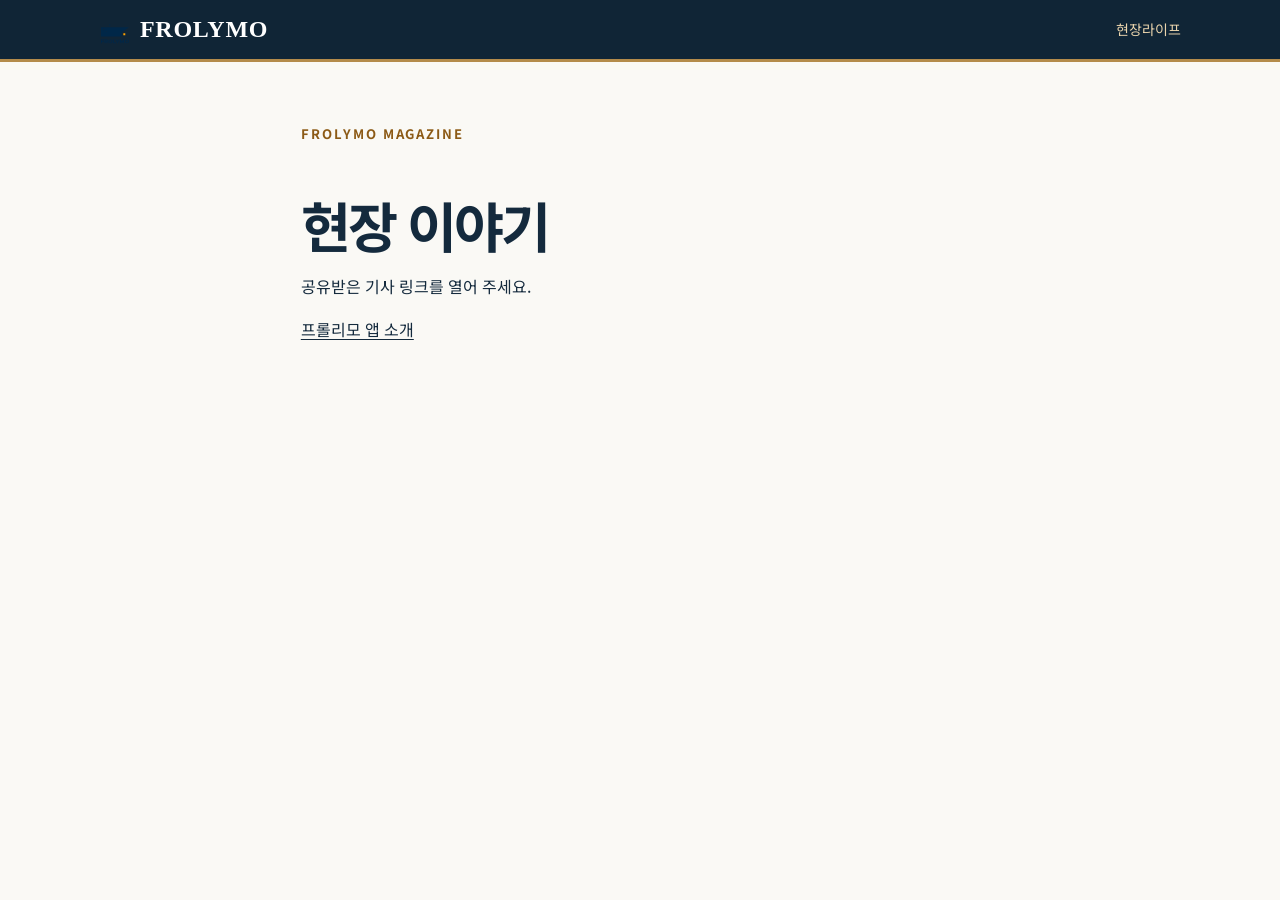
<file: magazine/index.html>
<!doctype html>
<html lang="ko">
<head>
  <meta charset="utf-8"><meta name="viewport" content="width=device-width, initial-scale=1">
  <meta name="referrer" content="no-referrer"><title>FROLYMO MAGAZINE · 현장 이야기</title>
  <meta name="description" content="동료의 경험과 기술을 담은 프롤리모 공식 칼럼을 소개해요.">
  <meta property="og:title" content="현장 이야기 | FROLYMO">
  <meta property="og:description" content="현장에서 일하는 동료의 경험과 기술을 담은 프롤리모 공식 칼럼.">
  <meta property="og:image" content="https://frolymo.com/assets/editorial/dawn-site.webp">
  <meta property="og:image:alt" content="새벽 하늘 아래 건설 현장과 크레인">
  <link rel="icon" href="../assets/brand/favicon.svg"><link rel="stylesheet" href="../css/magazine.css">
  <script defer src="../js/config.js"></script><script defer src="./common.js"></script><script defer src="./reader.js"></script>
</head>
<body>
  <a class="skip" href="#main">본문으로 바로가기</a>
  <header class="mast"><div><a href="../" aria-label="프롤리모 홈"><img src="../assets/brand/frolymo-symbol.svg" alt=""> FROLYMO</a><span>현장라이프</span></div></header>
  <main id="main" class="reading"><p class="eyebrow" lang="en">FROLYMO MAGAZINE</p>
    <h1 id="fallback-title">현장 이야기</h1>
    <p id="notice" role="status">기사를 불러오고 있습니다.</p>
    <article id="article" hidden></article>
    <nav class="actions"><button id="retry" hidden>다시 불러오기</button><a id="open-app" hidden>앱에서 읽기</a><button id="share" hidden>공유하기</button><a href="../#service">프롤리모 앱 소개</a></nav>
    <input id="share-url" aria-label="공유할 주소" readonly hidden>
    <noscript>기사를 보려면 자바스크립트를 켜 주세요.</noscript>
  </main>
</body>
</html>
</file>
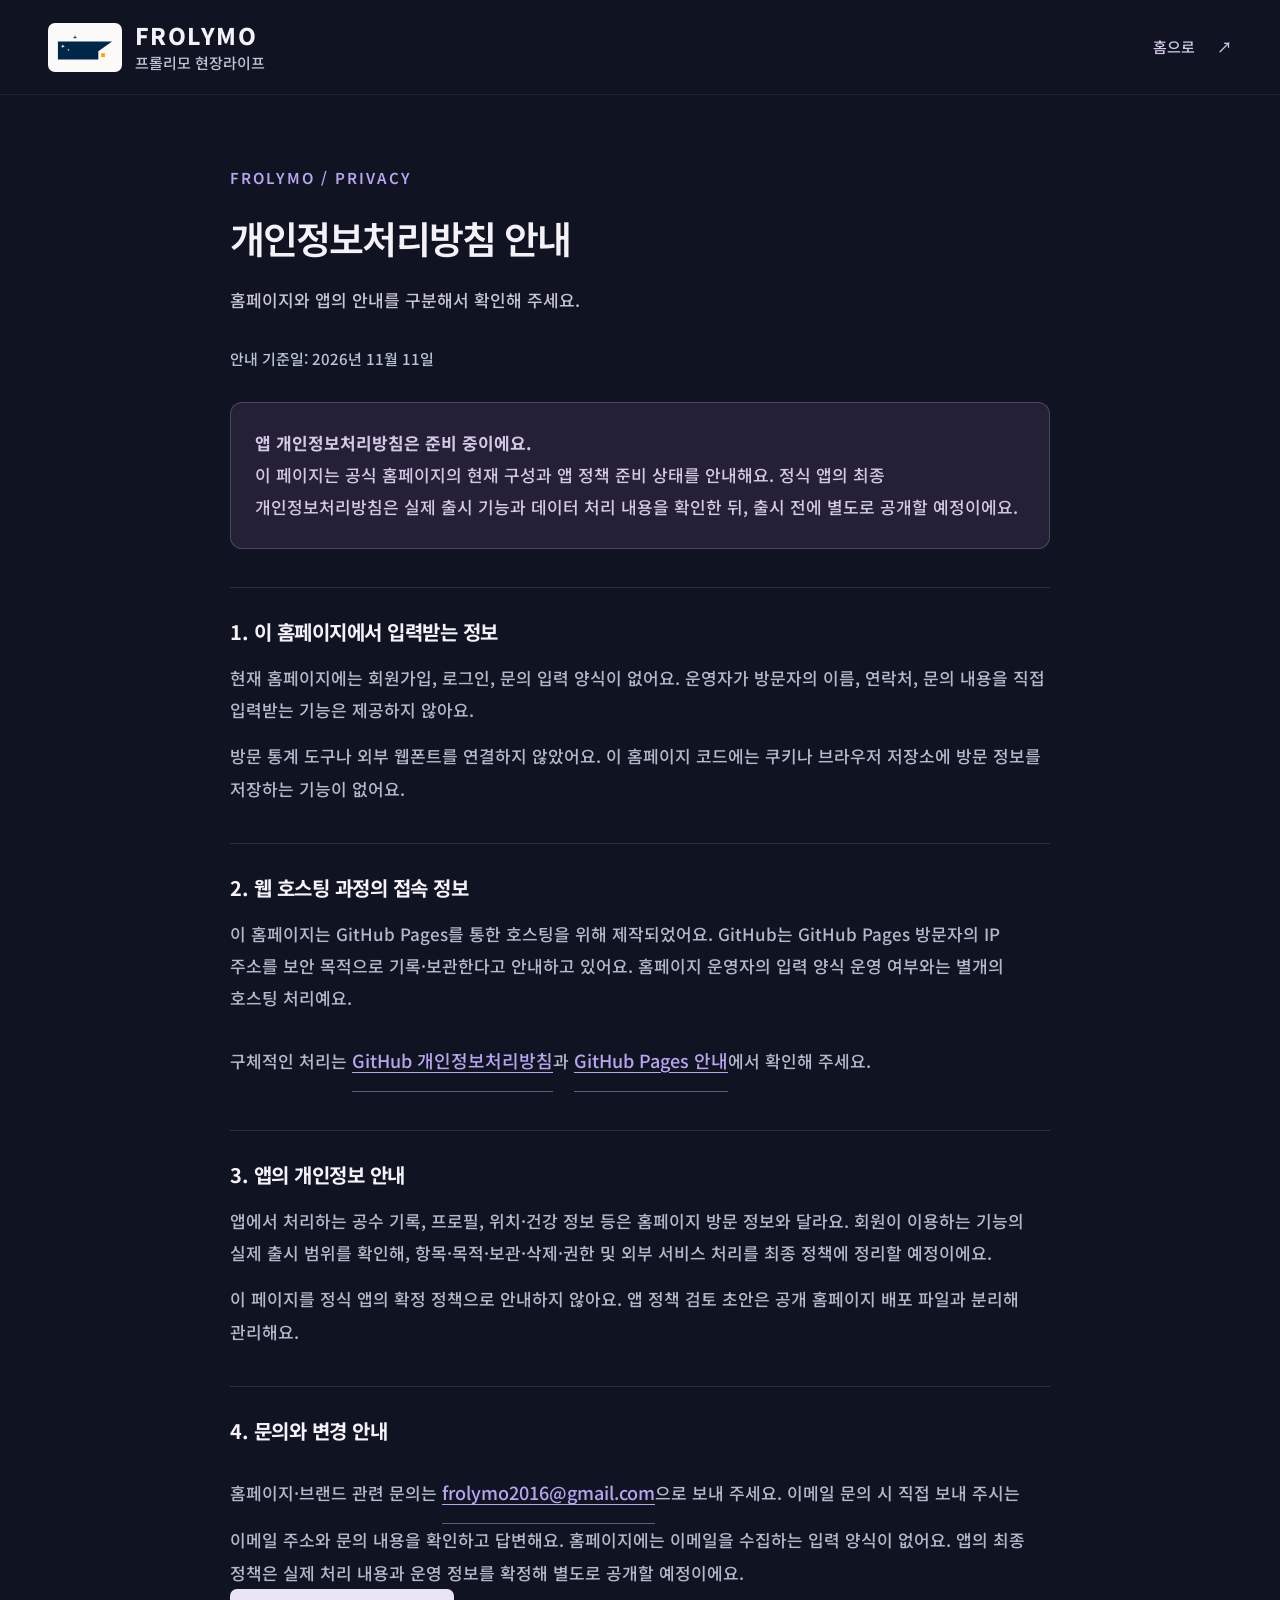
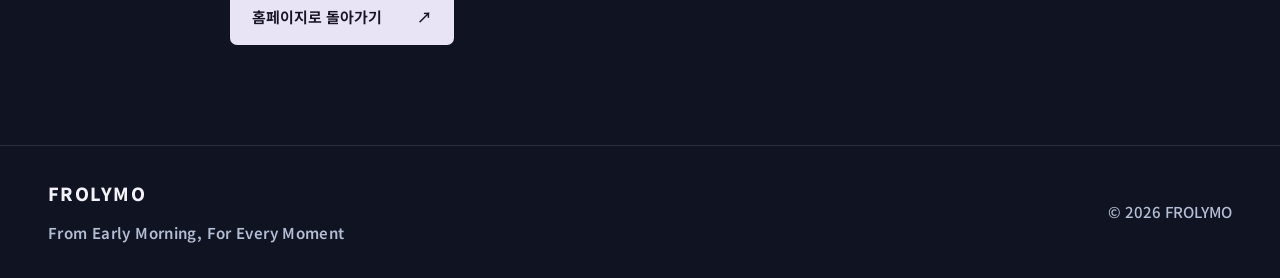
<file: privacy/index.html>
<!doctype html>
<html lang="ko"><head><meta charset="utf-8"><meta name="viewport" content="width=device-width, initial-scale=1"><meta name="theme-color" content="#101422"><meta name="robots" content="noindex,follow"><title>개인정보처리방침 안내 — FROLYMO</title><meta name="description" content="프롤리모 공식 홈페이지의 개인정보 관련 안내 및 앱 개인정보처리방침 준비 상태를 확인해 주세요."><link rel="canonical" href="https://frolymo.com/privacy/"><link rel="icon" href="../assets/brand/favicon.svg" type="image/svg+xml"><link rel="stylesheet" href="../css/styles.css?v=20261111-noto"></head>
<body><a class="skip-link" href="#main">본문으로 바로가기</a><header class="site-header"><div class="shell header-inner"><a class="brand" href="../" aria-label="FROLYMO 홈"><span class="brand-symbol"><img src="../assets/brand/frolymo-symbol.svg" alt="" width="62" height="30"></span><span class="brand-word">FROLYMO<span class="brand-caption">프롤리모 현장라이프</span></span></a><a class="quiet-link" href="../">홈으로 <span aria-hidden="true">↗</span></a></div></header>
<main id="main" class="document-shell"><p class="eyebrow">FROLYMO / PRIVACY</p><h1>개인정보처리방침 안내</h1><p class="document-intro">홈페이지와 앱의 안내를 구분해서 확인해 주세요.</p><p class="document-updated">안내 기준일: 2026년 11월 11일</p>
<div class="document-notice"><strong>앱 개인정보처리방침은 준비 중이에요.</strong><p>이 페이지는 공식 홈페이지의 현재 구성과 앱 정책 준비 상태를 안내해요. 정식 앱의 최종 개인정보처리방침은 실제 출시 기능과 데이터 처리 내용을 확인한 뒤, 출시 전에 별도로 공개할 예정이에요.</p></div>
<section class="document-section"><h2>1. 이 홈페이지에서 입력받는 정보</h2><p>현재 홈페이지에는 회원가입, 로그인, 문의 입력 양식이 없어요. 운영자가 방문자의 이름, 연락처, 문의 내용을 직접 입력받는 기능은 제공하지 않아요.</p><p>방문 통계 도구나 외부 웹폰트를 연결하지 않았어요. 이 홈페이지 코드에는 쿠키나 브라우저 저장소에 방문 정보를 저장하는 기능이 없어요.</p></section>
<section class="document-section"><h2>2. 웹 호스팅 과정의 접속 정보</h2><p>이 홈페이지는 GitHub Pages를 통한 호스팅을 위해 제작되었어요. GitHub는 GitHub Pages 방문자의 IP 주소를 보안 목적으로 기록·보관한다고 안내하고 있어요. 홈페이지 운영자의 입력 양식 운영 여부와는 별개의 호스팅 처리예요.</p><p>구체적인 처리는 <a class="text-link" href="https://docs.github.com/en/site-policy/privacy-policies/github-general-privacy-statement" rel="noreferrer">GitHub 개인정보처리방침</a>과 <a class="text-link" href="https://docs.github.com/en/pages/getting-started-with-github-pages/what-is-github-pages" rel="noreferrer">GitHub Pages 안내</a>에서 확인해 주세요.</p></section>
<section class="document-section"><h2>3. 앱의 개인정보 안내</h2><p>앱에서 처리하는 공수 기록, 프로필, 위치·건강 정보 등은 홈페이지 방문 정보와 달라요. 회원이 이용하는 기능의 실제 출시 범위를 확인해, 항목·목적·보관·삭제·권한 및 외부 서비스 처리를 최종 정책에 정리할 예정이에요.</p><p>이 페이지를 정식 앱의 확정 정책으로 안내하지 않아요. 앱 정책 검토 초안은 공개 홈페이지 배포 파일과 분리해 관리해요.</p></section>
<section class="document-section"><h2>4. 문의와 변경 안내</h2><p>홈페이지·브랜드 관련 문의는 <a class="text-link" href="mailto:frolymo2016@gmail.com">frolymo2016@gmail.com</a>으로 보내 주세요. 이메일 문의 시 직접 보내 주시는 이메일 주소와 문의 내용을 확인하고 답변해요. 홈페이지에는 이메일을 수집하는 입력 양식이 없어요. 앱의 최종 정책은 실제 처리 내용과 운영 정보를 확정해 별도로 공개할 예정이에요.</p></section>
<a class="button button-primary" href="../">홈페이지로 돌아가기 <span aria-hidden="true">↗</span></a></main>
<footer class="site-footer"><div class="shell footer-inner"><a class="footer-brand" href="../">FROLYMO<span>From Early Morning, For Every Moment</span></a><div class="footer-meta"><span>© 2026 FROLYMO</span></div></div></footer></body></html>
</file>
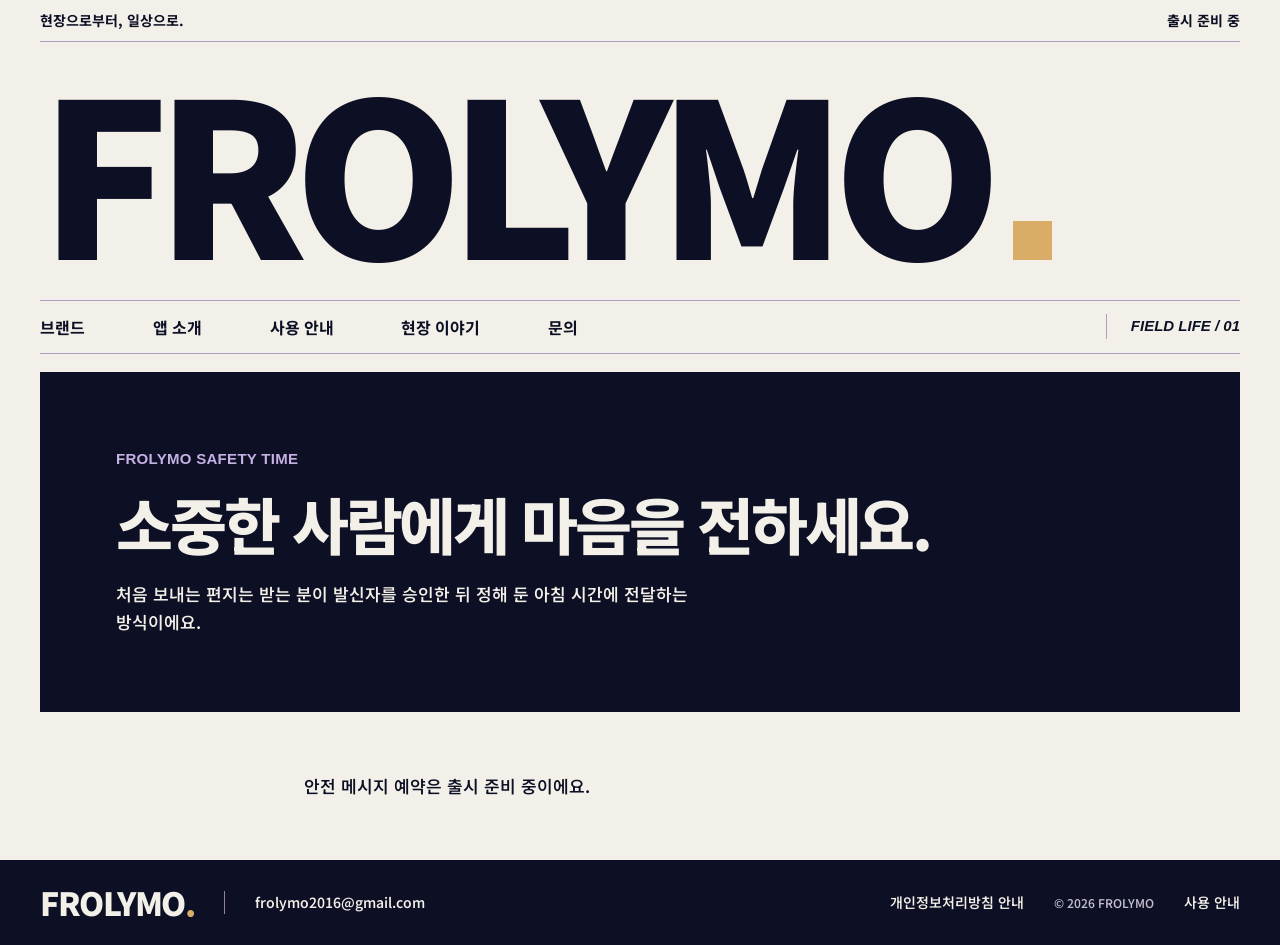
<file: safety-message/index.html>
<!doctype html>
<html lang="ko">
<head>
  <meta charset="utf-8">
  <meta name="viewport" content="width=device-width, initial-scale=1">
  <meta name="theme-color" content="#f3f0e9">
  <title>안전 메시지 보내기 | FROLYMO</title>
  <meta name="description" content="소중한 사람의 아침에 편지를 전하는 프롤리모 안전 문자함. 정식 출시를 준비 중인 예약 방법을 안내해요.">
  <link rel="canonical" href="https://frolymo.com/safety-message/">
  <meta property="og:type" content="website">
  <meta property="og:locale" content="ko_KR">
  <meta property="og:site_name" content="FROLYMO">
  <meta property="og:title" content="안전 메시지 보내기 | FROLYMO">
  <meta property="og:description" content="소중한 사람의 아침에 편지를 전하는 프롤리모 안전 문자함. 정식 출시를 준비 중인 예약 방법을 안내해요.">
  <meta property="og:url" content="https://frolymo.com/safety-message/">
  <meta property="og:image" content="https://frolymo.com/assets/brand/social-preview.png">
  <meta property="og:image:width" content="1200">
  <meta property="og:image:height" content="630">
  <meta property="og:image:alt" content="프롤리모 현장라이프 브랜드 공유 이미지">
  <meta name="twitter:card" content="summary_large_image">
  <link rel="icon" href="../assets/brand/favicon.svg" type="image/svg+xml">
  <link rel="preload" href="../assets/fonts/NotoSansKR-Variable.woff2" as="font" type="font/woff2" crossorigin>
  <link rel="stylesheet" href="../css/styles.css?v=20261111-noto">
  <link rel="stylesheet" href="../css/editorial.css?v=20261121-editorial-1">
  <link rel="stylesheet" href="../css/guide.css">
  <link rel="stylesheet" href="../css/info.css">
  <script src="../js/config.js" defer></script>
  <script src="../js/main.js" defer></script>
  <meta name="referrer" content="no-referrer">
  <meta name="robots" content="noindex">
  <link rel="stylesheet" href="../css/safety-message.css">
  <script src="../js/safety-message.js" defer></script>
</head>
<body class="editorial-page guide-page">
  <a class="skip-link" href="#main">본문으로 바로가기</a>
  <header class="mag-header mag-shell">
    <div class="mag-utility"><p>현장으로부터, 일상으로.</p><a href="../#launch" data-prelaunch-only>출시 준비 중</a></div>
    <a class="mag-masthead" href="../" aria-label="FROLYMO 프롤리모 현장라이프 홈"><span>FROLYMO</span><i aria-hidden="true"></i></a>
    <div class="mag-nav-row">
      <button class="mag-menu-toggle" data-menu-toggle aria-label="메뉴 열기 및 닫기" aria-controls="primary-navigation" aria-expanded="false" type="button"><span>메뉴</span><i aria-hidden="true"></i></button>
      <nav id="primary-navigation" class="mag-navigation" aria-label="주 메뉴"><a href="../#brand">브랜드</a><a href="../#service">앱 소개</a><a href="../guide/">사용 안내</a><a href="../#field-notes">현장 이야기</a><a href="../#contact">문의</a></nav>
      <p class="mag-issue" lang="en">FIELD LIFE / 01</p>
    </div>
  </header>
  <main id="main" class="mag-shell">
    <div class="guide-intro">
      <p class="mag-eyebrow" lang="en">FROLYMO SAFETY TIME</p>
      <h1>소중한 사람에게 마음을 전하세요.</h1>
      <p>처음 보내는 편지는 받는 분이 발신자를 승인한 뒤 정해 둔 아침 시간에 전달하는 방식이에요.</p>
    </div>
    <section class="info-section safety-form" aria-label="안전 메시지 예약">
      <p id="status" role="status" aria-live="polite">예약 기능을 준비하고 있어요.</p>
      <form id="compose" method="post" autocomplete="off">
        <fieldset disabled>
          <div id="identity">
            <label for="code">안전 메시지 코드</label><input id="code" maxlength="40" autocapitalize="characters" spellcheck="false">
            <label for="name">보내는 분의 이름 또는 별명</label><input id="name" required maxlength="20">
            <label for="relation">관계 (선택)</label><input id="relation" maxlength="20" list="relations"><datalist id="relations"><option>엄마</option><option>아빠</option><option>배우자</option><option>자녀</option><option>연인</option><option>친구</option></datalist>
          </div>
          <label for="body">전하고 싶은 말</label><textarea id="body" rows="4" required maxlength="200"></textarea>
          <small id="count">0 / 200자</small>
          <details><summary>추천 문구에서 고르기</summary><div id="suggestions"></div></details>
          <label for="schedule">언제 전할까요?</label><select id="schedule"><option value="next">다음 안전 메시지 시간</option><option value="date">날짜 선택</option></select>
          <label id="date-label" hidden>전달 날짜 (한국 시간)<input id="date" type="date"></label>
          <p>받는 분이 정한 아침 시간에 차례로 전달해요. 예약 날짜는 접수 결과에서 확인해 주세요.</p>
          <p>입력한 이름·관계와 메시지는 예약 처리에 사용하고 받는 분에게 표시해요. 연락처나 민감한 정보는 적지 마세요. <a href="../privacy/">개인정보처리방침</a></p>
          <button id="submit" type="submit">메시지 예약하기</button>
        </fieldset>
      </form>
      <section id="receipt" hidden aria-label="예약 관리">
        <h2>내가 보낸 메시지</h2><p id="receipt-text"></p><p id="receipt-info"></p>
        <div class="safety-actions"><button id="copy" type="button">관리 링크 복사</button><button id="edit" type="button">예약 수정</button><button id="cancel" type="button">예약 취소</button></div>
        <p>이 링크로 예약을 관리할 수 있어요. 본인만 볼 수 있는 곳에 보관해 주세요.</p>
        <input id="copy-fallback" readonly hidden aria-label="예약 관리 링크">
      </section>
    </section>
  </main>
  <footer class="mag-footer"><div class="mag-shell mag-footer-inner"><a class="mag-footer-brand" href="../">FROLYMO<span aria-hidden="true">.</span></a><a href="mailto:frolymo2016@gmail.com">frolymo2016@gmail.com</a><a href="../privacy/">개인정보처리방침 안내</a><small>© 2026 FROLYMO</small><a href="../guide/">사용 안내</a></div></footer>
</body>
</html>
</file>
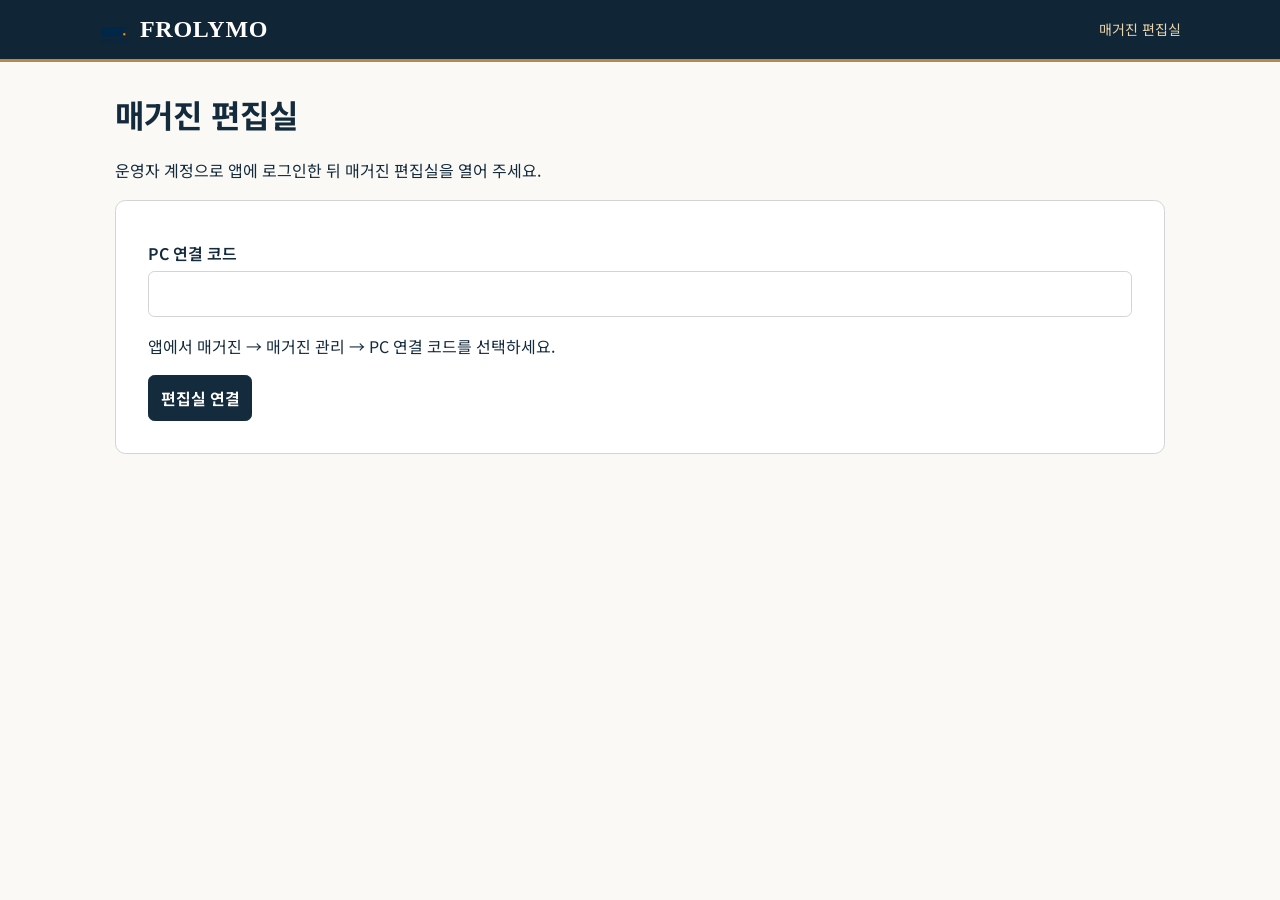
<file: magazine/editor/index.html>
<!doctype html>
<html lang="ko">
<head>
  <meta charset="utf-8"><meta name="viewport" content="width=device-width, initial-scale=1">
  <meta name="robots" content="noindex,nofollow,noarchive"><meta name="referrer" content="no-referrer">
  <title>매거진 편집실 · FROLYMO</title><link rel="icon" href="../../assets/brand/favicon.svg">
  <link rel="stylesheet" href="../../css/magazine.css">
  <script src="../../js/config.js" defer></script><script src="../common.js" defer></script><script src="./editor.js" defer></script>
  <script src="./operations.js" defer></script>
</head>
<body>
  <a class="skip" href="#main">본문으로 바로가기</a>
  <header class="mast"><div><a href="../../"><img src="../../assets/brand/frolymo-symbol.svg" alt=""> FROLYMO</a><span>매거진 편집실</span></div></header>
  <main id="main" class="workspace"><h1>매거진 편집실</h1><p id="notice" role="status" aria-live="polite">운영자 권한을 확인하고 있습니다.</p>
  <form id="desktop-login" class="panel" hidden>
    <label>PC 연결 코드<input id="desktop-code" type="password" autocomplete="off" spellcheck="false" maxlength="28" required></label>
    <p>앱에서 매거진 → 매거진 관리 → PC 연결 코드를 선택하세요.</p><button class="primary">편집실 연결</button>
  </form>
  <div id="app" hidden>
    <nav class="sections" aria-label="운영자 메뉴">
      <button data-tab="drafts">콘텐츠 목록</button><button data-tab="write">새 글 작성</button><button data-tab="stats">대시보드</button>
      <button data-tab="comments">댓글</button><button data-tab="reports">신고</button><button data-tab="restrictions">이용 제한</button><button data-tab="settings">운영 설정</button>
    </nav>
    <section id="list-pane" class="panel" hidden>
      <h2 id="list-title">콘텐츠 목록</h2>
      <label id="filter-box">목록 필터<select id="filter"><option value="">전체</option><option value="featured">대표 콘텐츠</option><option value="candidates">검토 중인 뉴스 후보</option><optgroup label="게시 상태"><option value="draft">임시저장</option><option value="review">검토 중</option><option value="scheduled">예약 게시</option><option value="published">게시 완료</option><option value="private">비공개</option><option value="archived">보관</option></optgroup><optgroup label="유형"><option value="news">건설 뉴스·수집 후보</option><option value="column">칼럼</option><option value="brand">브랜드 소식</option><option value="product">제품 소식</option></optgroup></select></label>
      <div id="rows"></div><button id="more" hidden>더 불러오기</button>
    </section>
    <section id="write-pane" class="panel" hidden>
      <div class="heading-actions"><h2>글 편집</h2><button type="button" id="delete-article" hidden>글 삭제</button><button type="button" id="duplicate">복제하여 새 글 작성</button></div>
      <form id="editor">
        <div class="grid">
          <label class="wide">제목<input id="title" maxlength="160"></label>
          <label class="wide">부제목<input id="subtitle" maxlength="300"></label>
          <label>유형<select id="type"><option value="column">칼럼</option><option value="news">뉴스</option><option value="brand">브랜드 이야기</option><option value="product">제품 소식</option></select></label>
          <label>카테고리<select id="category"></select></label>
          <label>작성자<input id="author"></label><label>작성일·원문 날짜<input id="sourceDate" type="date"></label>
          <div id="cover-upload" class="wide"></div>
          <label class="wide">대표 이미지 주소<input id="image" type="url" placeholder="https://"></label>
        </div>
        <h3>본문</h3><div id="blocks"></div><div class="actions">
          <label>추가할 요소<select id="block-type"><option value="paragraph">문단</option><option value="heading">소제목</option><option value="bold">굵은 글</option><option value="bullet">글머리 기호</option><option value="number">번호 목록</option><option value="quote">인용문</option><option value="divider">구분선</option><option value="link">링크</option><option value="image">이미지</option><option value="table">표</option></select></label><button type="button" id="add-block">본문에 추가</button>
        </div>
        <div class="grid refs"><label>출처·언론사<input id="source"></label><label>원문 주소<input type="url" id="sourceUrl" placeholder="https://"></label></div>
        <h3>참고 자료</h3><div id="sources"></div><button type="button" id="add-source">참고 자료 추가</button>
        <div class="grid refs">
          <label>태그 (쉼표로 구분)<input id="tags"></label><label>이용 권한·확인 근거<input id="rights"></label>
          <label class="wide">정정 안내<textarea id="correction" rows="2"></textarea></label>
          <label class="inline"><input id="featured" type="checkbox" aria-describedby="featured-help">대표 콘텐츠로 표시</label>
          <small class="wide" id="featured-help">게시하면 이 글이 홈의 대표 콘텐츠가 되고 이전 대표 글은 일반 글로 바뀝니다. 대표 콘텐츠가 없으면 최신 공개 글이 표시됩니다.</small>
        </div>
        <div class="actions publication"><label>게시 상태<select id="status"><option value="draft">작성 중</option><option value="review">검토 중</option><option value="scheduled">예약 게시</option><option value="published">게시 완료</option><option value="private">비공개</option><option value="archived">보관</option></select></label>
          <label id="schedule-box" hidden>예약 시각 (기기 현지 시간)<input id="publish-at" type="datetime-local"></label>
          <button type="button" id="preview-button">미리보기</button><button class="primary" id="save">선택한 상태로 저장</button>
        </div>
        <p id="save-status" role="status"></p><button type="button" id="reload" hidden>서버의 최신 버전 열기</button>
      </form><details><summary>수정 이력</summary><ul id="history"></ul></details>
    </section>
    <section class="panel" id="stats-pane" hidden><h2>대시보드</h2><div id="stats"></div></section>
    <section class="panel" id="settings-pane" hidden><h2>운영 설정</h2>
      <form id="ops-settings"><label class="inline"><input type="checkbox" id="rss">뉴스 후보 수집</label><label>수집 빈도<select id="frequency"><option value="1">하루 한 번</option><option value="2">하루 두 번</option></select></label>
        <label class="inline"><input type="checkbox" id="comments-enabled">댓글 작성 허용</label><p class="muted">신고 접수와 운영자 처리 절차를 점검한 뒤 댓글을 열어 주세요.</p><button>운영 설정 저장</button></form>
      <h3>카테고리</h3><form id="category-form"><div id="category-list"></div><div class="actions"><button type="button" id="add-category">카테고리 추가</button><button>카테고리 저장</button></div></form>
    </section>
  </div>
  <dialog id="preview"><button id="close-preview">미리보기 닫기</button><article class="reading"></article></dialog>
  <dialog id="moderation"><form id="moderation-form"><h2>운영 조치</h2><label>처리할 조치<select id="operation"></select></label><label>처리 사유<textarea id="reason" required maxlength="400"></textarea></label><label id="days-box" hidden>제한 일수<input id="days" type="number" min="1" max="365" value="7"></label><div class="actions"><button class="primary">처리하기</button><button type="button" id="cancel-moderation">취소</button></div><p role="status" id="moderation-status"></p></form></dialog>
  <noscript>편집실을 사용하려면 자바스크립트를 켜 주세요.</noscript></main>
</body>
</html>
</file>
<file: css/styles.css>
@font-face{font-family:'Noto Sans KR';src:url('../assets/fonts/NotoSansKR-Variable.woff2') format('woff2');font-style:normal;font-weight:100 900;font-display:swap}
:root{color-scheme:dark;--bg:#101422;--panel:#191e32;--ink:#f4f2f8;--muted:#c0c3d5;--soft:#a0a7bf;--purple:#b8a5f0;--gold:#edba72;--line:rgba(205,204,231,.14);--radius:18px}
*{box-sizing:border-box}html{scroll-behavior:smooth;scroll-padding-top:100px}body{margin:0;background:var(--bg);color:var(--ink);font-family:'Noto Sans KR',-apple-system,BlinkMacSystemFont,'Apple SD Gothic Neo',sans-serif;word-break:keep-all;overflow-wrap:break-word;-webkit-font-smoothing:antialiased}a{color:inherit;text-decoration:none}button{font:inherit}img{display:block;max-width:100%}h1,h2,h3,p,figure{margin:0}a,button{-webkit-tap-highlight-color:transparent}a:focus-visible,button:focus-visible{outline:2px solid var(--gold);outline-offset:6px}::selection{color:#101422;background:#c9b8fc}[hidden]{display:none!important}.shell{width:min(1200px,calc(100% - 96px));margin-inline:auto}.section-anchor{scroll-margin-top:100px}.skip-link{position:fixed;z-index:100;left:20px;top:12px;padding:12px 20px;background:#fff;color:#101422;transform:translateY(-160%)}.skip-link:focus{transform:none}.site-header{position:sticky;z-index:20;top:0;background:rgba(16,20,34,.94);border-bottom:1px solid rgba(205,204,231,.07);backdrop-filter:blur(20px)}.header-inner{height:94px;display:flex;align-items:center;justify-content:space-between;gap:30px}.brand{display:flex;align-items:center;gap:13px;flex-shrink:0}.brand-symbol{width:74px;height:49px;display:grid;place-items:center;background:#fbfaf8;border-radius:7px}.brand-symbol img{width:62px;height:30px}.brand-word{font-family:'Noto Sans KR',-apple-system,BlinkMacSystemFont,'Apple SD Gothic Neo',sans-serif;font-size:23px;font-weight:800;letter-spacing:.065em;line-height:1.1}.brand-caption{display:block;font-family:'Noto Sans KR',-apple-system,BlinkMacSystemFont,'Apple SD Gothic Neo',sans-serif;font-size:15px;font-weight:500;letter-spacing:.03em;color:var(--muted);margin-top:7px}.primary-navigation{display:flex;align-items:center;gap:34px;font-size:15px;font-weight:550}.primary-navigation a{padding:12px 0;color:#c8cada;transition:color .18s}.primary-navigation a:hover{color:white}.primary-navigation a:last-child{margin-left:6px}.primary-navigation a span{color:var(--purple);margin-left:7px}.menu-toggle{display:none}.hero{position:relative;display:grid;grid-template-columns:1.18fr 1fr;column-gap:70px;padding-top:100px;min-height:810px;padding-bottom:100px}.hero:before{content:'';position:absolute;width:900px;height:800px;top:-180px;right:-220px;background:radial-gradient(ellipse,rgba(96,64,135,.21),transparent 65%);pointer-events:none;z-index:-1}.eyebrow,.section-index{font-family:'Noto Sans KR',-apple-system,BlinkMacSystemFont,'Apple SD Gothic Neo',sans-serif;font-size:15px;font-weight:600;letter-spacing:.14em;color:var(--purple)}.eyebrow{display:flex;align-items:center;gap:10px}.status-dot{display:inline-block;width:6px;height:6px;border-radius:50%;background:var(--gold);flex-shrink:0}.hero h1{margin-top:28px;font-size:clamp(46px,4.9vw,68px);line-height:1.27;letter-spacing:-.06em;font-weight:650}.hero h1 span{color:#c6b6f2}.hero-lead{margin-top:28px;font-size:19px;line-height:1.8;letter-spacing:-.025em;font-weight:500;color:#e0deea}.hero-description{margin-top:16px;font-size:15px;line-height:1.9;color:var(--muted);letter-spacing:-.02em}.hero-actions{display:flex;align-items:center;gap:28px;margin-top:34px}.button{display:inline-flex;justify-content:space-between;align-items:center;gap:35px;min-height:52px;padding:15px 22px;border-radius:7px;font-size:15px;font-weight:650;transition:background .2s,transform .2s}.button-primary{color:#161523;background:#e9e3f6}.button-primary:hover{background:white;transform:translateY(-2px)}.quiet-link{display:inline-flex;align-items:center;gap:22px;font-size:15px;color:#d3c9e8;padding:14px 0}.availability{display:flex;align-items:center;gap:10px;font-size:15px;color:var(--soft);margin-top:22px}.small-line{width:19px;height:1px;background:var(--soft)}.hero-visual{position:relative;align-self:center;padding-top:33px;min-width:0}.record-preview{position:relative;width:100%;max-width:380px;margin:auto;padding:25px 28px 14px;background:linear-gradient(136deg,#302e49 0%,#202a40 75%,#1c293a 100%);border:1px solid #56516e;border-radius:23px;box-shadow:0 25px 65px #080d1d80;transform:none}.preview-header{display:flex;justify-content:space-between;align-items:center;gap:12px}.preview-brand{font-family:'Noto Sans KR',-apple-system,BlinkMacSystemFont,'Apple SD Gothic Neo',sans-serif;font-size:15px;letter-spacing:.08em;font-weight:700}.preview-pill{font-size:15px;border:1px solid #a5a1bc55;padding:4px 8px;border-radius:20px;color:#d3cce7}.preview-month{display:flex;align-items:center;justify-content:space-between;font-size:15px;color:#d3cbe4;margin-top:29px}.preview-sun{font-size:24px;color:#edc37e}.preview-total{font-family:'Noto Sans KR',-apple-system,BlinkMacSystemFont,'Apple SD Gothic Neo',sans-serif;font-size:57px;font-weight:700;letter-spacing:-.05em;margin-top:11px}.preview-total>span{font-family:'Noto Sans KR',-apple-system,BlinkMacSystemFont,'Apple SD Gothic Neo',sans-serif;font-size:17px;font-weight:500;color:#d1c7e8;margin-left:4px;letter-spacing:-.04em}.preview-sub{color:#aaaec2;font-size:15px;margin-top:7px}.preview-divider{height:1px;background:#c8c2dc29;margin:23px 0 17px}.preview-income>span{display:block;font-size:15px;color:#c2c4d4}.preview-income small{font-size:15px;opacity:.8;margin-left:4px}.preview-income strong{display:block;color:#efc584;font-size:29px;font-weight:650;letter-spacing:-.04em;margin:8px 0 18px}.preview-income strong span{font-size:21px;margin-left:2px}.preview-record{display:flex;align-items:center;gap:12px;font-size:15px;border-top:1px solid #c8c2dc18;padding:13px 0;color:#c6cada}.preview-record>span:nth-child(2){flex:1;color:#e1e0ec}.preview-record small{font-size:15px;color:#aab2c8;display:block;margin-top:3px}.record-date{font-family:'Noto Sans KR',-apple-system,BlinkMacSystemFont,'Apple SD Gothic Neo',sans-serif;font-size:15px;border:1px solid #a0a5c030;border-radius:6px;padding:8px 6px;color:#aeb9d2}.hero-visual figcaption{position:relative;z-index:1;text-align:center;margin-top:24px;font-size:15px;color:#858da8;line-height:1.7;transform:translateX(12px)}.horizon{position:absolute;inset:-74px -55px 60px;overflow:hidden;pointer-events:none}.horizon-disc{position:absolute;top:0;left:50%;transform:translateX(-50%);width:360px;height:360px;border-radius:50%;border:1px solid #a795cf1c;background:radial-gradient(circle at 50% 92%,#a56c6e24,transparent 65%)}.horizon-disc:before{content:'';position:absolute;inset:27px;border:1px solid #a795cf14;border-radius:50%}.horizon-line{position:absolute;top:300px;left:0;width:100%;height:1px;background:linear-gradient(90deg,transparent,#a79bcf40,transparent)}.horizon-caption{position:absolute;right:15px;top:22px;writing-mode:vertical-rl;font-family:'Noto Sans KR',-apple-system,BlinkMacSystemFont,'Apple SD Gothic Neo',sans-serif;letter-spacing:.22em;font-size:15px;color:#8f86ad}.hero-bottom{position:absolute;left:0;bottom:33px;right:0;display:flex;justify-content:space-between;border-top:1px solid var(--line);padding-top:20px;color:#888da6;font-size:15px;letter-spacing:.08em}.hero-bottom span:first-child{font-family:'Noto Sans KR',-apple-system,BlinkMacSystemFont,'Apple SD Gothic Neo',sans-serif;letter-spacing:.14em}.hero-bottom span:last-child span{margin-left:12px}.brand-section{position:relative;background:linear-gradient(110deg,#18192e,#211b35 63%,#252039);border-block:1px solid #c2b6dd10;padding:92px 0 100px;overflow:hidden}.brand-layout{display:grid;grid-template-columns:200px 1fr;gap:36px;position:relative}.brand-layout>.section-index{padding-top:12px}.brand-statement h2{font-family:'Noto Sans KR',-apple-system,BlinkMacSystemFont,'Apple SD Gothic Neo',sans-serif;font-size:clamp(29px,3.5vw,46px);line-height:1.35;letter-spacing:-.035em;font-weight:500}.brand-statement h2 span{color:var(--purple)}.korean-slogan{font-size:17px;letter-spacing:-.02em;color:#d4cce2;margin-top:18px}.brand-story{display:grid;grid-template-columns:1fr 1.2fr;gap:34px;margin-top:38px;color:#b4aec6;font-size:15px;line-height:2}.brand-square{position:absolute;right:0;top:14px;width:9px;height:9px;background:#ecb264}.service-section{padding-top:100px;padding-bottom:90px}.section-heading{display:grid;grid-template-columns:200px 1fr;gap:36px}.section-heading>.section-index{padding-top:12px}.section-heading h2,.contact-content h2{font-size:34px;letter-spacing:-.045em;line-height:1.5;font-weight:550}.section-heading>div>p{margin-top:18px;font-size:15px;color:var(--muted);line-height:1.8}.service-list{margin-top:54px;border-top:1px solid var(--line)}.service-row{display:grid;grid-template-columns:54px 1fr 240px;align-items:center;gap:26px;padding:36px 0;border-bottom:1px solid var(--line)}.service-number{color:#75688d;font-family:'Noto Sans KR',-apple-system,BlinkMacSystemFont,'Apple SD Gothic Neo',sans-serif;font-size:15px;align-self:start;padding-top:6px}.service-row h3{font-size:23px;font-weight:550;letter-spacing:-.04em}.service-row>div>p{font-size:15px;line-height:1.9;color:var(--muted);margin-top:12px}.feature-art{background:linear-gradient(120deg,#1b2132,#1b2234);border:1px solid #a8a4ce13;border-radius:11px;min-height:121px;padding:17px 21px;position:relative;font-size:15px;color:#a6acc0}.units-art strong{display:block;font-family:'Noto Sans KR',-apple-system,BlinkMacSystemFont,'Apple SD Gothic Neo',sans-serif;font-weight:600;font-size:27px;color:#d6c4ec;margin-top:8px;line-height:1}.units-art small{font-family:'Noto Sans KR',-apple-system,BlinkMacSystemFont,'Apple SD Gothic Neo',sans-serif;font-size:15px;margin-left:6px;font-weight:500}.units-art>div{display:flex;gap:4px;position:absolute;right:18px;bottom:19px}.units-art i{width:14px;height:19px;border-radius:2px;background:#9e765b}.units-art i:nth-child(3n){background:#d1b18b}.units-art i:nth-child(n+5){background:#373b4d}.field-art{padding-block:12px}.field-art>div{display:flex;justify-content:space-between;padding:7px 0;border-bottom:1px solid #ffffff09}.field-art>div:last-child{border:0}.field-art b{font-size:15px;color:#bd9add}.field-art>div:last-child b{font-size:15px;color:var(--gold)}.mini-chart{display:flex;align-items:end;gap:9px;height:39px;margin:12px 0 8px}.mini-chart i{width:15px;background:#8d75ac;border-radius:2px 2px 0 0;height:45%}.mini-chart i:nth-child(2){height:65%;background:#b6a0c7}.mini-chart i:nth-child(3){height:55%}.mini-chart i:nth-child(4){height:82%;background:#ccb7c5}.mini-chart i:nth-child(5){height:70%}.mini-chart i:nth-child(6){height:95%;background:#e2ba87}.mini-chart i:nth-child(7){height:75%;background:#bc99bf}.chart-caption{color:#7f879e;font-size:15px}.service-note{font-size:15px;color:#8d93aa;margin-top:22px;line-height:1.8}.launch-section{border-block:1px solid var(--line);background:linear-gradient(120deg,#211e35,#1c2033);padding:72px 0}.launch-inner{display:grid;grid-template-columns:1fr 370px;align-items:center;gap:70px}.launch-inner h2{font-size:31px;font-weight:550;letter-spacing:-.04em;line-height:1.5;margin-top:20px}.launch-inner>div>p:last-child{color:#bbb7cd;font-size:15px;line-height:1.9;margin-top:16px}.download-area{display:grid;gap:10px}.store-link{min-height:60px;padding:17px 19px;border:1px solid #b4afcf3b;display:flex;align-items:center;justify-content:space-between;gap:12px;border-radius:8px;font-family:'Noto Sans KR',-apple-system,BlinkMacSystemFont,'Apple SD Gothic Neo',sans-serif;font-size:15px;font-weight:550;color:#cbc8d8;background:#12182940}.store-link small{font-family:'Noto Sans KR',-apple-system,BlinkMacSystemFont,'Apple SD Gothic Neo',sans-serif;font-size:15px;font-weight:500;color:#aaa5bd}.store-link.is-available{color:#f1e9fc;background:#343047;font-size:15px}.store-link.is-available:hover{border-color:var(--purple)}.download-area>p{font-size:15px!important;color:#9d99b2!important;margin-top:3px!important;line-height:1.6!important}.contact-section{padding-top:93px;padding-bottom:90px}.contact-content{display:grid;grid-template-columns:1fr 370px;gap:70px;margin-top:27px}.contact-content h2{font-size:32px}.contact-detail>p{font-size:15px;color:var(--muted);line-height:1.9}.contact-status{display:inline-flex;align-items:center;gap:9px;font-size:15px;color:#d1c2e7;margin-top:21px}.text-link{display:inline-block;max-width:100%;font-size:18px;border-bottom:1px solid #beacd477;padding:14px 0;color:#d2bef4;overflow-wrap:anywhere;word-break:normal}.contact-detail .contact-footnote{font-size:15px;color:#8189a0;margin-top:15px;line-height:1.8}.site-footer{border-top:1px solid var(--line);padding:32px 0}.footer-inner{display:flex;justify-content:space-between;align-items:center;gap:32px}.footer-brand{font-family:'Noto Sans KR',-apple-system,BlinkMacSystemFont,'Apple SD Gothic Neo',sans-serif;font-size:18px;letter-spacing:.08em;font-weight:700}.footer-brand span{display:block;font-size:15px;letter-spacing:.025em;font-weight:600;color:#8d94aa;margin-top:10px}.footer-meta{display:flex;gap:28px;font-size:15px;color:#9b9fb2}.footer-meta a:hover{color:white}.mobile-only{display:none}
/* Policy and error pages share the same restrained brand system. */
.document-shell{width:min(820px,calc(100% - 48px));margin:70px auto 100px}.document-back{font-size:15px;color:var(--purple)}.document-shell>.eyebrow{margin-top:46px}.document-shell h1{font-size:38px;font-weight:600;letter-spacing:-.05em;line-height:1.4;margin-top:20px}.document-intro{font-size:16px;line-height:1.9;color:#c7c4d6;margin-top:20px}.document-notice{padding:24px;margin-top:30px;border:1px solid #b4a0d84d;border-radius:12px;background:#242035;color:#d5c7e7;line-height:1.9;font-size:15px}.document-section{margin-top:38px;border-top:1px solid var(--line);padding-top:28px}.document-section h2{font-size:20px;font-weight:550;line-height:1.6;letter-spacing:-.025em}.document-section p,.document-section li{font-size:15px;line-height:1.95;color:#b5b8c9;margin-top:14px}.document-section a{color:var(--purple);text-decoration:underline;text-underline-offset:4px}.document-section ul{padding-left:20px}.document-section li+li{margin-top:4px}.document-updated{font-size:15px;color:#8d94aa;margin-top:28px}
@media(min-width:1500px){.hero{min-height:850px;padding-top:120px}}
@media(max-width:1050px){.shell{width:calc(100% - 64px)}.hero{column-gap:35px;padding-top:85px;min-height:780px}.hero h1{font-size:53px}.record-preview{padding:23px 23px 12px}.primary-navigation{gap:24px}.brand-layout,.section-heading{grid-template-columns:140px 1fr;gap:24px}.brand-story{gap:22px}.launch-inner,.contact-content{grid-template-columns:1fr 320px;gap:35px}.service-row{grid-template-columns:35px 1fr 210px;gap:18px}.hero-visual figcaption{transform:none}}
@media(max-width:760px){html{scroll-padding-top:85px}.section-anchor{scroll-margin-top:85px}.shell{width:calc(100% - 44px)}.header-inner{height:78px}.brand-symbol{width:58px;height:41px}.brand-symbol img{width:49px;height:auto}.brand-word{font-size:20px}.brand-caption{font-size:15px;margin-top:5px}.menu-toggle{display:flex;flex-direction:column;justify-content:center;align-items:center;gap:6px;min-width:44px;min-height:44px;background:transparent;border:1px solid #b3afd533;border-radius:6px;padding:9px;color:white}.menu-toggle span{width:17px;height:1px;background:#e7e1f5;transition:transform .2s}.menu-toggle[aria-expanded=true] span:first-child{transform:translateY(3.5px) rotate(45deg)}.menu-toggle[aria-expanded=true] span:last-child{transform:translateY(-3.5px) rotate(-45deg)}.primary-navigation{display:none;position:absolute;top:77px;left:0;right:0;padding:16px 24px 20px;background:#171c2d;border-bottom:1px solid #b5a1d933;box-shadow:0 20px 30px #090d1c44}.primary-navigation[data-open=true]{display:grid;gap:0}.primary-navigation a{padding:15px 4px}.primary-navigation a:last-child{margin-left:0}.hero{grid-template-columns:1fr;padding-top:58px;padding-bottom:77px;gap:22px;overflow:clip;min-height:0}.hero:before{width:650px;right:-300px;top:200px;height:900px}.hero h1{font-size:clamp(40px,8.3vw,59px);margin-top:24px;letter-spacing:-.06em}.hero-lead{font-size:17px;margin-top:23px}.hero-description{font-size:15px;margin-top:14px}.hero-actions{margin-top:28px;gap:27px}.button{font-size:15px;padding:15px 19px;gap:24px;min-height:50px}.quiet-link{font-size:15px;gap:15px}.availability{margin-top:18px;font-size:15px}.hero-visual{padding:58px 15px 0;margin-top:18px;max-width:450px;width:100%;justify-self:center}.record-preview{max-width:335px;transform:none;padding:22px 25px 11px}.preview-month{margin-top:22px}.preview-total{font-size:52px}.preview-income strong{font-size:28px}.preview-divider{margin-top:20px}.preview-record{padding:11px 0}.horizon{inset:-10px -10px 35px}.horizon-disc{width:315px;height:315px}.horizon-caption{top:12px;right:1px;font-size:15px}.hero-visual figcaption{font-size:15px;margin-top:22px}.hero-bottom{font-size:15px;bottom:20px;padding-top:16px}.hero-bottom span:first-child{font-size:15px;letter-spacing:.05em}.hero-bottom span:last-child{font-size:15px}.brand-section{padding:57px 0 60px}.brand-layout,.section-heading{grid-template-columns:1fr;gap:24px}.brand-layout>.section-index,.section-heading>.section-index{padding-top:0}.section-index,.eyebrow{font-size:15px}.brand-statement h2{font-size:clamp(25px,5.8vw,37px)}.korean-slogan{font-size:15px;line-height:1.8;margin-top:15px}.brand-story{grid-template-columns:1fr;gap:18px;margin-top:26px;font-size:15px;line-height:1.95}.brand-square{top:3px;width:7px;height:7px}.service-section{padding-top:61px;padding-bottom:57px}.section-heading h2{font-size:28px}.section-heading>div>p{font-size:15px;margin-top:17px}.service-list{margin-top:34px}.service-row{grid-template-columns:24px 1fr;gap:13px;padding:28px 0}.service-number{font-size:15px;padding-top:5px}.service-row h3{font-size:20px}.service-row>div>p{font-size:15px;margin-top:10px;line-height:1.9}.feature-art{grid-column:2;max-width:none;min-height:110px;margin-top:7px}.units-art>div{right:23px;bottom:25px}.units-art strong{font-size:30px}.field-art{display:flex;flex-direction:column;justify-content:center}.income-art{display:grid;grid-template-columns:1fr 1fr;align-items:center;gap:4px 12px}.income-art .mini-chart{grid-row:1/3;grid-column:2;height:53px;margin:0;gap:10px}.income-art .chart-caption{align-self:start}.service-note{font-size:15px;line-height:1.9}.launch-section{padding:53px 0}.launch-inner,.contact-content{grid-template-columns:1fr;gap:29px}.launch-inner h2{font-size:27px;margin-top:19px;line-height:1.5}.launch-inner>div>p:last-child{font-size:15px}.download-area{gap:9px}.store-link{min-height:57px;font-size:15px}.download-area>p{font-size:15px!important}.contact-section{padding-top:56px;padding-bottom:58px}.contact-content{margin-top:23px}.contact-content h2{font-size:27px}.contact-status{margin-top:17px}.contact-detail .contact-footnote{max-width:310px}.footer-inner{align-items:start;gap:24px;flex-direction:column}.site-footer{padding:29px 0}.footer-brand{font-size:17px}.footer-brand span{font-size:15px}.footer-meta{justify-content:space-between;width:100%;font-size:15px;gap:16px}.document-shell{margin-top:39px}.document-shell h1{font-size:30px}.document-intro{font-size:15px}.document-notice{padding:19px;font-size:15px}.document-section h2{font-size:18px}.document-section p,.document-section li{font-size:15px}.mobile-only{display:block}}
.hero{overflow:clip}
@media(prefers-reduced-motion:reduce){html{scroll-behavior:auto}*,*:before,*:after{animation:none!important;transition:none!important}}


/* Noto Sans KR: readable, consistent typography on desktop and mobile. */
body{font-size:17px;font-weight:500;line-height:1.75}
.brand-word,.footer-brand{font-weight:800}
.brand-caption{font-size:15px;font-weight:500;letter-spacing:0}
.primary-navigation{font-size:16px;font-weight:600}
.hero h1{font-weight:750;letter-spacing:-.035em}
.hero-description,.brand-story,.section-heading>div>p,.service-row>div>p,.launch-inner>div>p:last-child,.contact-detail>p{font-size:17px;font-weight:500;line-height:1.85}
.hero-lead{font-size:20px;font-weight:500}
.brand-statement h2{font-weight:600;letter-spacing:-.025em}
.section-heading h2,.contact-content h2,.launch-inner h2,.service-row h3,.document-section h2{font-weight:700}
.record-preview{transform:none;max-width:410px;padding:28px 28px 18px}
.preview-month{font-size:18px;font-weight:650;color:#f2eefb;line-height:1.6}
.preview-sub{font-size:16px;font-weight:500;color:#e4e7f2;line-height:1.7}
.preview-income>span{font-size:18px;font-weight:650;color:#f2f1f8}
.preview-income small{font-size:16px;font-weight:500;opacity:1;color:#e0e3f0}
.preview-record{font-size:16px;font-weight:500;color:#eef0f8;gap:10px;line-height:1.6}
.preview-record small{font-size:15px;font-weight:500;color:#d8dff1}
.record-date{font-size:15px;color:#e1e7f5}
.preview-pill{font-size:15px;font-weight:500;color:#eee9f8}
.hero-visual figcaption,.service-note,.contact-detail .contact-footnote,.document-updated{font-size:15px;color:#bac2d9;font-weight:500;line-height:1.8}
.feature-art{font-size:15px;color:#c0c7da}
.chart-caption,.service-number,.footer-meta,.footer-brand span,.hero-bottom{color:#b3bdd4}
.document-intro,.document-notice,.document-section p,.document-section li{font-size:17px;line-height:1.9}
@media(max-width:1050px) and (min-width:761px){.hero{column-gap:28px}.record-preview{padding:24px 22px 16px}.primary-navigation{gap:20px}}
@media(max-width:760px){body{font-size:16px}.header-inner{gap:12px}.brand{gap:10px}.brand-caption{font-size:14px}.hero-lead{font-size:18px}.hero-description,.brand-story,.section-heading>div>p,.service-row>div>p,.launch-inner>div>p:last-child,.contact-detail>p{font-size:16px}.record-preview{max-width:100%;padding:23px 20px 16px}.preview-month,.preview-income>span{font-size:17px}.preview-record{font-size:15px;gap:8px}.preview-record small,.record-date{font-size:14px}.record-date{padding:7px 5px}.hero-actions{gap:16px;flex-wrap:wrap}.hero-actions .button{white-space:nowrap;padding-inline:18px;min-height:50px;font-size:15px;gap:14px}.hero-actions .quiet-link{white-space:nowrap}.document-intro,.document-notice,.document-section p,.document-section li{font-size:16px}}

@media(max-width:760px){.service-row{grid-template-columns:24px minmax(0,1fr)}.service-row>div{min-width:0}.income-art{grid-template-columns:minmax(0,1fr) minmax(0,1fr)}}
</file>
<file: css/editorial.css>
/* Approved editorial direction. Homepage-only rules; document pages keep styles.css. */
.editorial-page{--paper:#f3f0e9;--navy:#0d1024;--violet:#8c77b4;--warm-gold:#d9ad68;--rule:#afa0c2;background:var(--paper);color:var(--navy);color-scheme:light;font-weight:550;line-height:1.65}
.editorial-page .mag-shell{width:min(1440px,calc(100% - 80px));margin-inline:auto}
.editorial-page :focus-visible{outline:3px solid #725197;outline-offset:5px}
.mag-utility{display:flex;align-items:center;justify-content:space-between;gap:20px;border-bottom:1px solid var(--rule);min-height:42px;font-size:14px;font-weight:700}
.mag-utility a{padding-block:9px}
.mag-masthead{display:flex;align-items:baseline;gap:2.1%;font-size:clamp(80px,16.8vw,265px);font-weight:950;letter-spacing:-.065em;line-height:1.16;padding-bottom:8px;min-width:0}
.mag-masthead>span{display:block;min-width:0;overflow-wrap:anywhere}
.mag-masthead>i{display:block;flex:none;width:.18em;height:.18em;background:var(--warm-gold)}
.mag-nav-row{position:relative;display:flex;align-items:center;justify-content:space-between;gap:24px;min-height:54px;border-block:1px solid var(--rule);margin-bottom:18px}
.mag-navigation{display:flex;align-items:center;gap:clamp(28px,5.3vw,88px);font-size:16px;font-weight:700}
.mag-navigation a{padding-block:13px}
.mag-navigation a:hover,.mag-utility a:hover{color:#755695}
.mag-issue{font-family:Arial,sans-serif;font-size:15px;font-style:italic;font-weight:700;border-left:1px solid var(--rule);padding-left:24px;white-space:nowrap}
.mag-menu-toggle{display:none}
.mag-hero{display:grid;grid-template-columns:38% 62%;background:var(--navy);color:var(--paper)}
.mag-hero-copy{padding:clamp(30px,3.4vw,56px);display:flex;flex-direction:column;align-items:flex-start;justify-content:center;min-width:0}
.mag-hero-english{display:block;font:400 clamp(72px,7.7vw,120px)/.89 Georgia,'Times New Roman',serif;letter-spacing:-.065em}
.mag-hero-korean{display:block;font-size:clamp(21px,2vw,30px);font-weight:750;letter-spacing:-.05em;line-height:1.4;margin-top:35px}
.mag-gold-rule{display:none}
.mag-hero-english:after{content:'';display:block;width:34px;height:5px;background:var(--warm-gold);margin-top:25px}
.mag-hero-description{font-size:clamp(17px,1.55vw,21px);font-weight:550;line-height:1.8;margin-top:16px;color:#efedf4}
.mag-button{display:inline-flex;align-items:center;justify-content:space-between;gap:28px;border:1px solid var(--warm-gold);padding:13px 21px;min-height:52px;color:#e6c084;font-size:17px;font-weight:700;margin-top:28px;transition:background .18s,color .18s}
.mag-button:hover{background:#e6c084;color:var(--navy)}
.mag-hero-photo{position:relative;min-width:0;min-height:640px;overflow:hidden}
.mag-hero-photo:after{content:'';position:absolute;inset:65% 0 0;background:linear-gradient(transparent,#0d10247a);pointer-events:none}
.mag-hero-photo>img{width:100%;height:100%;object-fit:cover;object-position:50% 45%;position:absolute;inset:0}
.mag-hero-photo figcaption{position:absolute;z-index:1;bottom:25px;right:27px;left:27px;text-align:right;color:#fff;font:italic 19px/1.5 Georgia,'Times New Roman',serif;text-shadow:0 1px 6px #0d1024}
.mag-app-spread{display:grid;grid-template-columns:minmax(0,1.25fr) minmax(0,.8fr);gap:clamp(50px,7vw,110px);padding-top:62px;padding-bottom:55px}
.mag-app-story{min-width:0}
.mag-eyebrow{font-family:Arial,sans-serif;font-size:15px;font-weight:750;line-height:1.5;color:#78639a;letter-spacing:.02em;margin-bottom:13px}
.mag-brand-intro{padding-bottom:35px;border-bottom:1px solid var(--rule)}
.mag-brand-intro h2{font-size:clamp(27px,3vw,43px);font-weight:800;letter-spacing:-.055em;line-height:1.35}
.mag-slogan{font:italic clamp(17px,1.6vw,23px)/1.6 Georgia,'Times New Roman',serif;margin-top:10px}
.mag-brand-description{font-size:17px;font-weight:550;line-height:1.85;margin-top:18px;color:#444353}
.mag-brand-identity{display:grid;row-gap:10px;justify-items:start;margin-top:28px}
.mag-brand-identity h3{font-size:clamp(19px,2vw,24px);font-weight:800;letter-spacing:-.035em}
.mag-brand-mark{display:block;width:clamp(80px,12vw,150px);height:auto}
.mag-brand-logo-story{color:#444353;font-size:16px;line-height:1.8;word-break:keep-all}
.mag-brand-logo-story p+p{margin-top:10px}
.mag-service-intro{padding-top:29px}
.mag-editorial-heading{font:400 clamp(60px,6.6vw,99px)/.88 Georgia,'Times New Roman',serif;letter-spacing:-.07em}
.mag-section-subtitle{font-size:clamp(19px,2vw,26px);font-weight:750;letter-spacing:-.035em;line-height:1.55;margin-top:19px}
.mag-development-label{display:inline-flex;align-items:center;justify-content:center;text-align:center;vertical-align:middle;min-height:30px;line-height:1.4;margin-top:21px;padding:3px 10px;font-size:14px;font-weight:700;background:#e2d8ee;color:#362945;border-radius:2px}
.mag-features{margin-top:18px}
.mag-feature{display:grid;grid-template-columns:40px minmax(0,1.35fr) minmax(0,1fr);gap:16px;align-items:center;min-height:94px;padding:16px 0;border-bottom:1px solid var(--rule)}
.mag-feature:last-child{border-bottom:0}
.mag-feature-number{font:italic 37px/1 Georgia,'Times New Roman',serif;color:#8b72ae;white-space:nowrap;letter-spacing:-.06em}
.mag-feature-title{min-width:0}
.mag-feature-title h3{font-size:25px;font-weight:800;letter-spacing:-.045em;line-height:1.35}
.mag-feature-title>p{font-size:14px;line-height:1.7;font-weight:550;color:#5b5368;margin-top:5px}
.mag-feature-tagline{font-size:16px;font-weight:650;line-height:1.65;border-left:1px solid var(--rule);padding-left:20px}
.mag-tablet-break{display:none}
.mag-app-preview{align-self:center;justify-self:center;width:min(100%,365px);min-width:0}
.mag-app-preview h2{font-size:clamp(21px,2.4vw,28px);line-height:1.4;letter-spacing:-.035em}
.mag-preview-options{display:grid;grid-template-columns:repeat(2,minmax(0,1fr));gap:8px;margin-block:12px 14px}
.mag-preview-options[hidden]{display:none}
.mag-preview-options button{min-height:48px;padding:8px 6px;border:1px solid #8c77b4;border-radius:6px;background:transparent;color:#392852;font:inherit;font-size:15px;font-weight:750;cursor:pointer}
.mag-preview-options button[aria-pressed="true"]{background:#523b72;color:#fff;border-color:#523b72}
.mag-preview-enlarge{display:block;border-radius:inherit}
.mag-phone-frame{background:#11151b;border:3px solid #63656b;border-radius:39px;padding:8px;box-shadow:0 3px 0 #bab9b4,0 18px 35px #1b142a23}
.mag-phone-frame img{width:100%;height:auto;border-radius:27px;aspect-ratio:1080/2640;object-fit:contain;color:#f3f0e9}
.mag-app-preview figcaption{font-size:14px;font-weight:550;color:#5b5368;text-align:center;line-height:1.8;margin-top:18px}
.mag-field-notes{padding-top:34px;padding-bottom:43px;border-top:1px solid var(--rule)}
.mag-notes-heading{display:flex;align-items:end;justify-content:space-between;gap:30px;margin-bottom:26px}
.mag-notes-heading h2{font-size:clamp(52px,6vw,85px);line-height:.95;min-width:0}
.mag-notes-heading>p{font-size:16px;line-height:1.75;color:#4a4355;text-align:right}
.mag-notes-grid{display:grid;grid-template-columns:1fr 1.2fr;gap:24px}
.mag-notes-grid figure{min-width:0}
.mag-notes-grid img{width:100%;height:295px;object-fit:cover}
.mag-notes-grid figcaption{display:flex;align-items:baseline;justify-content:space-between;gap:15px;margin-top:12px;font-size:21px;font-weight:750;letter-spacing:-.035em}
.mag-note-category{font:600 12px/1.5 Arial,sans-serif;letter-spacing:.08em;color:#70647f}
.mag-launch{background:var(--navy);color:var(--paper);padding:42px 0}
.mag-launch-inner{display:grid;grid-template-columns:1fr .72fr;gap:60px;align-items:center}
.mag-launch .mag-eyebrow{color:#c5b0e3;margin-bottom:13px}
.mag-launch h2{font-size:clamp(23px,2.8vw,34px);font-weight:750;letter-spacing:-.045em;line-height:1.5}
.mag-launch h2+p{font-size:16px;font-weight:500;color:#d8d5e2;line-height:1.85;margin-top:13px}
.mag-download-area{display:grid;gap:10px}
.mag-download-area .store-link{border:1px solid #b7a0d35c;background:transparent;color:#f5f0e8;display:flex;align-items:center;justify-content:space-between;gap:20px;border-radius:0;min-height:60px;padding:14px 22px;font-size:19px;font-weight:650}
.mag-download-area .store-link small{font-size:14px;font-weight:550;color:#d4c8e5}
.mag-download-area .store-link.is-available:hover{background:#27233c}
.mag-contact{display:flex;justify-content:space-between;align-items:end;gap:40px;padding-block:47px}
.mag-contact h2{font-size:clamp(24px,2.7vw,35px);font-weight:750;letter-spacing:-.045em;line-height:1.5}
.mag-contact-detail p{font-size:15px;color:#5b5368;margin-bottom:11px}
.editorial-page .mag-contact-detail .text-link{font-size:clamp(17px,2vw,24px);font-weight:650;color:var(--navy);border-bottom:1px solid #8c77b4;padding-bottom:5px;overflow-wrap:anywhere}
.mag-guide-button{display:inline-flex;align-items:center;justify-content:space-between;gap:24px;min-height:54px;min-width:min(100%,244px);padding:12px 20px;margin-top:16px;border-radius:6px;background:#523b72;color:#fff;font-size:17px;font-weight:750}
.mag-guide-button:hover,.mag-guide-button:focus-visible{background:#402959;color:#fff}
.mag-guide-button span[aria-hidden]{font-size:21px;line-height:1}
.mag-footer{background:var(--navy);color:var(--paper);padding-block:25px}
.mag-footer-inner{display:flex;align-items:center;gap:30px;font-size:14px;font-weight:550}
.mag-footer-brand{font-size:32px;font-weight:900;letter-spacing:-.045em;line-height:1.1}
.mag-footer-brand span{color:var(--warm-gold)}
.mag-footer-inner>a:nth-child(2){border-left:1px solid #91819f;padding-left:30px}
.mag-footer-inner>a:nth-child(3){margin-left:auto}
.mag-footer-inner small{font-size:12px;color:#c4bdcf}
@media(min-width:1600px){.mag-masthead{font-size:275px}}
@media(max-width:1100px) and (min-width:761px){.editorial-page .mag-shell{width:calc(100% - 48px)}.mag-masthead{font-size:17vw}.mag-hero{grid-template-columns:42% 58%}.mag-hero-copy{padding:30px}.mag-hero-photo{min-height:570px}.mag-hero-english{font-size:8.5vw}.mag-hero-korean{font-size:23px}.mag-hero-photo figcaption{font-size:15px}.mag-app-spread{gap:38px;grid-template-columns:minmax(0,1.2fr) minmax(0,.8fr)}.mag-feature{grid-template-columns:29px minmax(0,1fr);gap:14px}.mag-feature-number{grid-row:1/3;font-size:31px}.mag-feature-tagline{grid-column:2;border:0;padding:0;font-size:15px;margin-top:-8px}.mag-feature-title>p{font-size:14px}.mag-notes-grid img{height:235px}.mag-notes-grid figcaption{font-size:17px}.mag-note-category{display:none}.mag-notes-heading>p{font-size:14px}.mag-launch-inner{gap:30px}.mag-footer-inner{gap:20px}.mag-footer-inner>a:nth-child(2){padding-left:20px}}
@media(max-width:760px){
 .editorial-page .mag-shell{width:calc(100% - 36px)}
 .mag-utility{min-height:39px;font-size:12px;gap:10px}
 .mag-masthead{font-size:16.5vw;letter-spacing:-.065em;gap:2.2%;padding-block:6px 10px;line-height:1.16}
 .mag-nav-row{min-height:48px;margin-bottom:13px;gap:15px}
 .mag-menu-toggle{display:inline-flex;align-items:center;gap:14px;border:0;background:none;padding:12px 0;font-size:15px;font-weight:750;color:var(--navy);cursor:pointer;min-height:47px}
 .mag-menu-toggle i{position:relative;display:block;width:18px;height:8px;border-block:1.5px solid var(--navy)}
 .mag-menu-toggle[aria-expanded=true] i{height:2px;border-top:0;transform:rotate(-45deg)}
 .mag-menu-toggle[aria-expanded=true] i:after{position:absolute;content:'';width:18px;height:1.5px;background:var(--navy);transform:rotate(90deg)}
 .mag-navigation{display:none;position:absolute;z-index:30;left:0;right:0;top:100%;background:var(--paper);border-bottom:1px solid var(--rule);padding:7px 18px 13px;box-shadow:0 14px 18px #0d10241a}
 .mag-navigation[data-open=true]{display:grid;gap:0}
 .mag-navigation a{display:block;padding:14px 0;font-size:16px}
 .mag-issue{font-size:12px;padding-left:15px}
 .mag-hero{grid-template-columns:1fr}
 .mag-hero-copy{padding:33px 27px 35px;position:relative}
 .mag-hero-english{font-size:clamp(66px,17vw,106px);line-height:.88;letter-spacing:-.06em}
 .mag-gold-rule{width:25px;height:4px;margin-bottom:18px}
 .mag-hero-korean{font-size:23px;line-height:1.5;margin-top:24px;letter-spacing:-.045em}
 .mag-hero-description{font-size:17px;line-height:1.8;margin-top:11px}
 .mag-button{font-size:16px;min-height:50px;padding:12px 18px;margin-top:22px;gap:25px}
 .mag-hero-photo{min-height:0;aspect-ratio:1.1/1}
 .mag-hero-photo>img{object-position:50% 40%}
 .mag-hero-photo figcaption{bottom:17px;left:18px;right:18px;font-size:13px;line-height:1.5}
 .mag-app-spread{grid-template-columns:1fr;gap:30px;padding-top:38px;padding-bottom:36px}
 .mag-eyebrow{font-size:13px;margin-bottom:11px}
 .mag-brand-intro{padding-bottom:25px}
 .mag-brand-intro h2{font-size:clamp(25px,6.8vw,37px);line-height:1.4}
 .mag-slogan{font-size:17px;line-height:1.7;margin-top:11px}
 .mag-brand-description{font-size:16px;line-height:1.85;margin-top:16px}
 .mag-brand-identity{margin-top:22px}
 .mag-brand-mark{width:80px}
 .mag-service-intro{padding-top:25px}
 .mag-editorial-heading{font-size:clamp(60px,16.2vw,92px);line-height:.9;letter-spacing:-.065em}
 .mag-section-subtitle{font-size:20px;margin-top:17px}
 .mag-development-label{font-size:13px;margin-top:17px}
 .mag-guide-button{display:flex;width:100%}
 .mag-features{margin-top:14px}
 .mag-feature{grid-template-columns:29px minmax(0,1fr);gap:8px 14px;min-height:110px;padding:17px 0}
 .mag-feature-number{grid-row:1/3;font-size:32px}
 .mag-feature-title h3{font-size:23px}
 .mag-feature-title>p{font-size:14px;line-height:1.65;margin-top:4px}
 .mag-feature-tagline{grid-column:2;font-size:16px;border:0;padding:0;margin-top:-1px}
 .mag-app-preview{width:min(86%,330px);margin-top:0}
 .mag-phone-frame{border-radius:34px;padding:6px}
 .mag-phone-frame img{border-radius:24px}
 .mag-app-preview figcaption{font-size:13px;line-height:1.8;margin-top:16px}
 .mag-field-notes{padding-block:27px 32px}
 .mag-notes-heading{display:block;margin-bottom:23px}
 .mag-notes-heading h2{font-size:clamp(39px,10.5vw,69px)}
 .mag-notes-heading>p{font-size:15px;text-align:left;margin-top:18px;line-height:1.8}
 .mag-notes-grid{grid-template-columns:1fr;gap:25px}
 .mag-notes-grid img{height:auto;aspect-ratio:1.6/1}
 .mag-notes-grid figcaption{font-size:19px;gap:10px}
 .mag-note-category{font-size:11px;white-space:nowrap}
 .mag-launch{padding-block:34px}
 .mag-launch-inner{grid-template-columns:1fr;gap:25px}
 .mag-launch h2{font-size:25px;line-height:1.5}
 .mag-launch h2+p{font-size:15px;line-height:1.85}
 .mag-download-area .store-link{min-height:58px;padding:13px 17px;font-size:18px}
 .mag-download-area .store-link small{font-size:13px}
 .mag-contact{display:block;padding-block:34px}
 .mag-contact h2{font-size:27px}
 .mag-contact-detail{margin-top:24px}
 .mag-contact-detail p{font-size:14px}
 .editorial-page .mag-contact-detail .text-link{font-size:20px}
 .mag-footer{padding-block:25px}
 .mag-footer-inner{display:grid;grid-template-columns:1fr 1fr;gap:18px 12px;font-size:13px}
 .mag-footer-brand{grid-column:1/-1;font-size:32px}
 .mag-footer-inner>a:nth-child(2){grid-column:1/-1;border:0;padding:0;font-size:14px}
 .mag-footer-inner>a:nth-child(3){margin:0;font-size:12px}
 .mag-footer-inner small{text-align:right;font-size:11px}
}
@media(max-width:360px){.mag-hero-copy{padding-inline:23px}.mag-hero-korean{font-size:21px}.mag-hero-english{font-size:18vw}.mag-brand-description br{display:none}.mag-note-category{display:none}.mag-contact-detail p{font-size:13px}}
@media(prefers-reduced-motion:reduce){.mag-button{transition:none}}

.mag-tour{margin-top:24px}
.mag-tour p{font-size:17px;font-weight:650;color:#efedf4}
.mag-tour ol{display:flex;align-items:center;flex-wrap:wrap;gap:0 12px;padding:0;margin:4px 0 0;list-style:none}
.mag-tour li{display:flex;align-items:center;gap:12px}
.mag-tour li+li::before{content:"";width:5px;height:5px;border-top:1px solid var(--warm-gold);border-right:1px solid var(--warm-gold);transform:rotate(45deg)}
.mag-tour a{display:inline-flex;align-items:center;min-height:48px;font-size:16px;font-weight:650;color:var(--warm-gold);text-decoration:underline;text-underline-offset:5px}
@media(max-width:380px){.mag-tour ol,.mag-tour li{column-gap:6px}}
</file>
<file: css/guide.css>
.guide-page .guide-intro {
  background: var(--navy);
  color: var(--paper);
  padding: clamp(28px, 6vw, 76px);
}

.guide-page .guide-intro .mag-eyebrow {
  color: #c5b0e3;
}

.guide-page .guide-intro h1 {
  font-size: clamp(29px, 5vw, 62px);
  font-weight: 800;
  letter-spacing: -.05em;
  line-height: 1.3;
}

.guide-page .guide-intro > p:not(.mag-eyebrow) {
  max-width: 38em;
  margin-top: 16px;
}

.guide-page .guide-intro .mag-development-label {
  color: var(--warm-gold);
  background: transparent;
  border: 1px solid currentColor;
}

.guide-page .guide-contents {
  padding-block: 28px;
  border-bottom: 1px solid var(--rule);
}

.guide-page .guide-contents ul {
  display: grid;
  grid-template-columns: repeat(auto-fit, minmax(min(100%, 172px), 1fr));
  gap: 10px;
  list-style: none;
  margin: 12px 0 0;
  padding: 0;
}

.guide-page .guide-contents a {
  display: flex;
  align-items: center;
  min-height: 48px;
  padding: 10px 14px;
  border: 1px solid var(--rule);
  font-size: 16px;
  font-weight: 700;
}

.guide-page .guide-contents a:hover,
.guide-page .guide-contents a:focus-visible,
.guide-page .guide-contents a[aria-current="page"] {
  background: var(--navy);
  color: var(--paper);
}

.guide-page .guide-sections {
  margin-bottom: clamp(32px, 6vw, 70px);
}

.guide-page .guide-section {
  display: grid;
  grid-template-columns: minmax(0, 1fr) minmax(190px, 250px);
  align-items: start;
  gap: 24px 40px;
  padding-block: clamp(24px, 4vw, 44px);
  border-bottom: 1px solid var(--rule);
  scroll-margin-top: 20px;
}

.guide-page .guide-section h2,
.guide-page .guide-contents h2 {
  font-size: clamp(22px, 3vw, 34px);
  font-weight: 750;
  letter-spacing: -.04em;
}

.guide-page .guide-section h3 {
  margin-top: 20px;
  font-size: 18px;
}

.guide-page .guide-section h2 ~ p,
.guide-page .guide-section h3 ~ p {
  margin-top: 10px;
}

.guide-page .guide-note {
  color: #5b5368;
}

.guide-page .guide-placeholder {
  display: grid;
  place-items: center;
  min-height: 72px;
  border: 1px dashed var(--rule);
  padding: 12px 18px;
  color: #5b5368;
  font-weight: 700;
}

.guide-page .guide-preview {
  width: min(100%, 242px);
}

.guide-page .guide-preview img {
  display: block;
  width: 100%;
  height: auto;
  aspect-ratio: auto 840 / 1860;
}

.guide-page .guide-preview a {
  display: block;
}

.guide-page .guide-media details {
  margin-top: 12px;
  border: 1px solid var(--rule);
  padding-inline: 12px;
}

.guide-page .guide-media summary {
  min-height: 44px;
  padding-block: 9px;
  font-weight: 700;
  cursor: pointer;
}

.guide-page .guide-media details .guide-preview {
  margin-bottom: 12px;
}

.guide-page .guide-statistics-gallery {
  grid-column: 1 / -1;
  display: flex;
  flex-wrap: wrap;
  gap: 24px;
}

.guide-page .guide-feature-preview {
  margin-top: 20px;
}

.guide-page .guide-preview figcaption {
  margin-top: 10px;
  color: #5b5368;
  font-size: 14px;
}

@media (max-width: 600px) {
  .guide-page .guide-section {
    grid-template-columns: minmax(0, 1fr);
    gap: 16px;
  }

  .guide-page .guide-contents ul {
    grid-template-columns: repeat(2, minmax(0, 1fr));
  }
}
</file>
<file: css/info.css>
.guide-page .info-section {
  padding-block: clamp(24px, 4vw, 44px);
  border-bottom: 1px solid var(--rule);
}

.guide-page .info-section:last-child {
  border-bottom: 0;
}

.guide-page .info-section h2 {
  font-size: clamp(22px, 3vw, 34px);
  letter-spacing: -.04em;
  margin-bottom: 18px;
}

.guide-page .info-grid {
  display: grid;
  grid-template-columns: repeat(3, minmax(0, 1fr));
  gap: 14px;
  margin: 0;
}

.guide-page .info-card {
  border: 1px solid var(--rule);
  padding: clamp(16px, 3vw, 26px);
}

.guide-page .info-card h3,
.guide-page .info-card dt {
  font-size: 20px;
  font-weight: 750;
  letter-spacing: -.03em;
}

.guide-page .info-card p,
.guide-page .info-card dd {
  margin: 10px 0 0;
}

.guide-page .info-card a,
.guide-page .info-faq p a {
  color: #5c427b;
  font-weight: 700;
  text-decoration: underline;
  text-underline-offset: .2em;
  overflow-wrap: anywhere;
}

.guide-page .info-card a {
  display: inline-flex;
  align-items: center;
  gap: 6px;
  min-height: 44px;
  margin-top: 8px;
}

.guide-page .info-faq {
  margin-bottom: clamp(24px, 5vw, 50px);
}

.guide-page .info-faq .info-section {
  scroll-margin-top: 14px;
}

.guide-page .info-faq details {
  border: 1px solid var(--rule);
  margin-bottom: 10px;
}

.guide-page .info-faq details[open] {
  background: #ece5f0;
}

.guide-page .info-faq summary {
  padding: 13px 18px;
  min-height: 48px;
  cursor: pointer;
  font-size: 17px;
  font-weight: 700;
}

.guide-page .info-faq details > p {
  padding: 0 18px 15px;
}

@media (max-width: 900px) {
  .guide-page .info-grid {
    grid-template-columns: repeat(2, minmax(0, 1fr));
  }
}

@media (max-width: 600px) {
  .guide-page .info-grid {
    grid-template-columns: minmax(0, 1fr);
  }
}
</file>
<file: css/magazine.css>
@font-face{font-family:NotoKR;src:url(../assets/fonts/NotoSansKR-Variable.woff2) format("woff2");font-weight:100 900;font-display:swap}
:root{color-scheme:light dark;--paper:#faf9f5;--panel:#fff;--ink:#142a3d;--muted:#54616a;--line:#d1d5d4;--gold:#8c5a16;--soft:#f1eee6;--brand:#142a3d;--btn:#fff}
@media(prefers-color-scheme:dark){:root{--paper:#101921;--panel:#17232e;--ink:#edf0ef;--muted:#b7c1c9;--line:#445562;--gold:#e8b86e;--soft:#22323d;--brand:#e2b56e;--btn:#152432}}
*{box-sizing:border-box}[hidden]{display:none!important}body{margin:0;background:var(--paper);color:var(--ink);font:1rem/1.67 NotoKR,"Apple SD Gothic Neo",sans-serif;overflow-wrap:anywhere}a{color:inherit;text-underline-offset:.2em}button,select,input,textarea{font:inherit;color:inherit}button,select,input,textarea{border:1px solid var(--line);border-radius:.4rem;background:var(--panel);padding:.53rem .72rem}button{cursor:pointer;font-weight:650}button:hover{border-color:var(--gold)}button:disabled{opacity:.56;cursor:wait}button:focus-visible,a:focus-visible,input:focus-visible,select:focus-visible,textarea:focus-visible,summary:focus-visible{outline:3px solid var(--gold);outline-offset:3px}button.primary{background:var(--brand);color:var(--btn);border-color:var(--brand)}.skip{position:absolute;left:-200vw}.skip:focus{left:1rem;z-index:1;background:var(--panel)}.mast{background:#102536;color:#fff;border-bottom:3px solid #b48b4b}.mast>div{max-width:74rem;margin:auto;display:flex;justify-content:space-between;align-items:center;gap:1rem;padding:.85rem clamp(1rem,4vw,3.5rem)}.mast a{display:flex;align-items:center;gap:.55rem;font:800 1.5rem/1.2 Georgia,serif;letter-spacing:.03em;text-decoration:none}.mast img{width:2rem;height:2rem}.mast span{font-size:.875rem;color:#ebd5ad}.reading{max-width:48rem;margin:auto;padding:clamp(1.25rem,5vw,3rem) clamp(1rem,5vw,2.8rem) 4rem}.eyebrow,.kicker,.tags{color:var(--gold);font-weight:700}.eyebrow{letter-spacing:.15em;font-size:.82rem;margin-bottom:3rem}.reading h1{font-size:clamp(2rem,5vw,3.4rem);letter-spacing:-.055em;line-height:1.18;margin:.5rem 0 1rem;word-break:keep-all}.reading article,.reading:is(article){font-size:1.08rem;line-height:1.9}.reading article>p,.reading:is(article)>p{white-space:pre-line}.deck{font-size:1.2em;color:var(--muted)}.byline{font-size:.88em;color:var(--muted);padding-bottom:1.1rem;border-bottom:1px solid var(--line)}h2,h3,h4{line-height:1.35}article h2{margin:2.25rem 0 .6rem}article strong{display:block}figure{margin:1.5rem 0}figure img{display:block;max-width:100%;max-height:80vh;margin:auto;object-fit:contain}figcaption{color:var(--muted);font-size:.88em}blockquote{margin:1.5rem 0;border-left:3px solid var(--gold);padding:.6rem 1.2rem;background:var(--soft)}hr,.refs{border:0;border-top:1px solid var(--line)}.refs{padding-top:1rem;margin-top:1.5rem}.table-wrap{max-width:100%;overflow:auto}table{border-collapse:collapse}td,th{padding:.4rem .6rem;border:1px solid var(--line)}th{background:var(--soft)}.workspace{max-width:72rem;margin:auto;padding:1.6rem clamp(1rem,4vw,3.5rem) 4rem}.workspace>h1{margin:0}.sections,.actions,.heading-actions{display:flex;align-items:center;flex-wrap:wrap;gap:.6rem}.sections{margin-bottom:1.25rem}.sections button[aria-current=true]{color:var(--btn);background:var(--brand)}.panel{background:var(--panel);padding:clamp(1rem,3vw,2rem);border:1px solid var(--line);border-radius:.65rem}.panel h2{margin-top:0}.panel h3{margin-top:1.6rem}.heading-actions{justify-content:space-between}.heading-actions h2,.heading-actions h4{margin:.2rem 0}.grid,.source{display:grid;grid-template-columns:repeat(2,minmax(0,1fr));gap:.8rem}.wide{grid-column:1/-1}label{display:flex;flex-direction:column;gap:.25rem;font-weight:600;margin:.45rem 0}.inline{display:flex;flex-direction:row;align-items:center;gap:.6rem}.inline input{width:auto}textarea{min-height:4.2rem;resize:vertical}input,textarea,select{max-width:100%;min-width:0}.item{background:var(--soft);border:1px solid var(--line);border-radius:.5rem;padding:.85rem;margin:.45rem 0}.source{grid-template-columns:minmax(0,1fr) minmax(0,1.7fr) auto;align-items:end}.block select{max-width:8rem}.block .actions button{font-size:.88rem}.record,.metrics{display:grid;gap:.7rem}.record{grid-template-columns:minmax(0,1fr) auto;align-items:center;padding:.85rem 0;border-bottom:1px solid var(--line)}.record h3,.record p{margin:0}.record small,.record p,.muted{color:var(--muted)}.metrics{grid-template-columns:repeat(auto-fit,minmax(7.5rem,1fr))}.metrics div{border-top:2px solid var(--gold);padding:.65rem}.metrics dd{font-size:1.6rem;margin:0;font-weight:700}.publication{border-top:1px solid var(--line);padding-top:1rem;margin-top:1rem}.actions{align-items:end}.table-edit input{width:9rem}.table-edit .actions{margin-top:.5rem}dialog{color:var(--ink);background:var(--panel);border:1px solid var(--line);border-radius:.65rem;width:min(95vw,52rem);max-height:90vh;padding:1.3rem}dialog::backdrop{background:#0e1c2eb5}#moderation{width:min(95vw,32rem)}#notice:empty{display:none}#share-url{width:100%}@media(max-width:38rem){.grid,.source{grid-template-columns:1fr}.actions button,.sections button{min-height:44px}.source button{justify-self:start}.publication{align-items:stretch;flex-direction:column}.record{grid-template-columns:1fr}.record button{justify-self:start}}
</file>
<file: css/safety-message.css>
.safety-form {max-width:42rem;margin-inline:auto}
.safety-form [hidden] {display:none!important}
.safety-form fieldset {border:0;min-width:0;margin:0;padding:0}
.safety-form label {display:block;margin:1.1rem 0 .4rem;font-weight:700}
.safety-form input,.safety-form select,.safety-form textarea,.safety-form button,.safety-form summary {font:inherit;min-height:48px}
.safety-form input,.safety-form select,.safety-form textarea {width:100%;box-sizing:border-box;padding:.7rem;border:1px solid #787381;border-radius:.45rem;background:white;color:#201d2c}
.safety-form button,.safety-form summary {cursor:pointer;padding:.6rem .9rem}
.safety-form button {border:1px solid #6a5b78;border-radius:.45rem;background:transparent;color:inherit}
.safety-form #submit {width:100%;background:#302742;color:white;font-weight:700}
.safety-form .safety-actions,.safety-form #suggestions {display:flex;flex-wrap:wrap;gap:.5rem}
.safety-form p,.safety-form details {margin:1rem 0}
.safety-form #receipt-text {white-space:pre-wrap;overflow-wrap:anywhere}
.safety-form :focus-visible {outline:3px solid #684787;outline-offset:2px}
</file>
